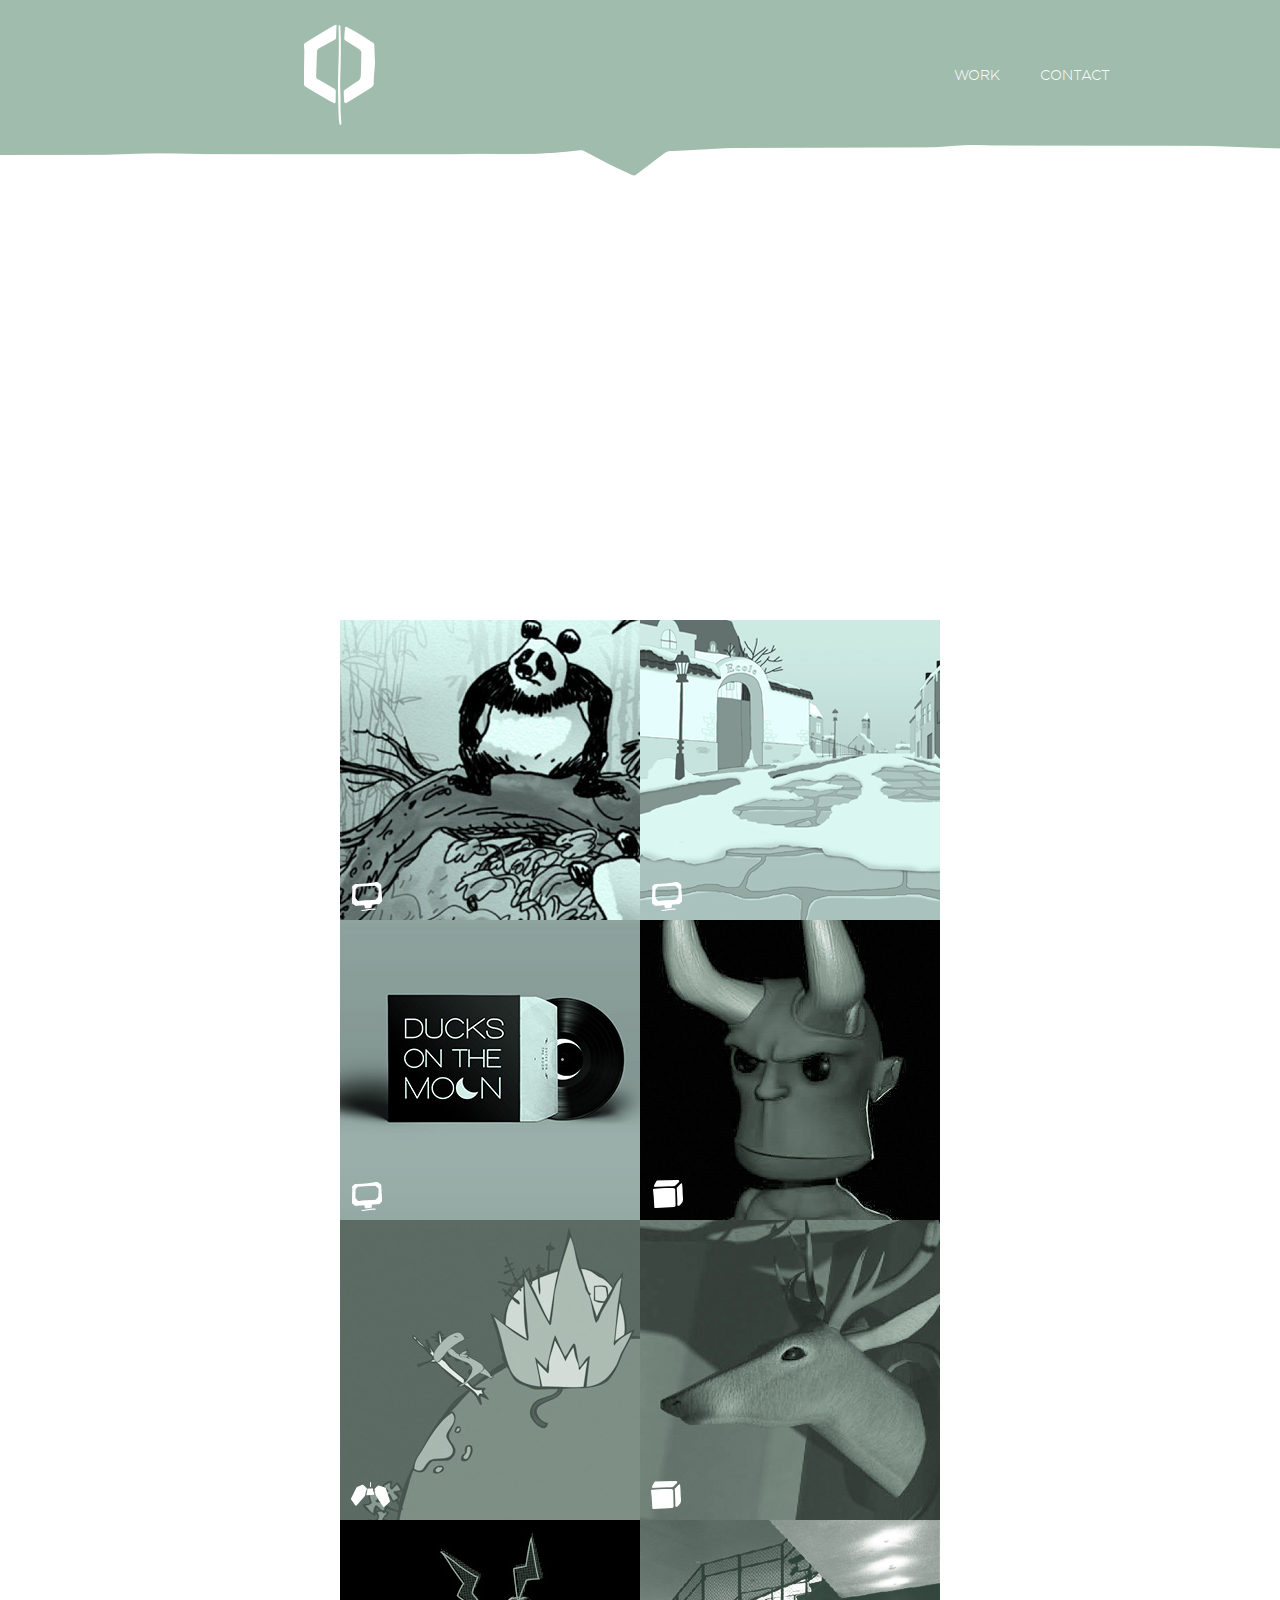
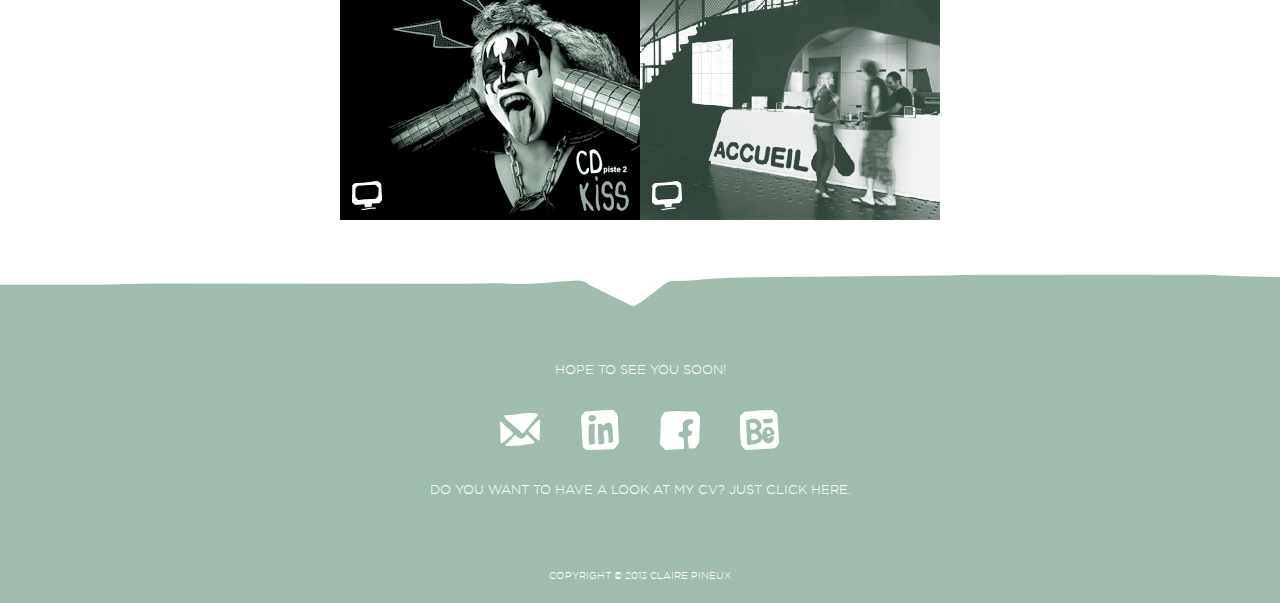
<file: index.html>
<!DOCTYPE html>
<html lang="en">
    <head>        
        <meta charset="utf-8" />
        <title>Claire Pineux</title>
        <!--[if lt IE 9]>
            <script src="js/html5shiv.js"></script>
            <script src="js/html5shiv-printshiv.js"></script>
        <![endif]-->
        <link rel="stylesheet" media="screen" href="css/screen.css"/>
        <link rel="stylesheet" media="print" href="css/print.css"/>

        <link rel="icon" type="image/png" href="img/favicon.png" />

        <!-- github -->
    </head>

    <body>
        
       
            <header class="page-header-home">

                <div class="bloc-header clearfix">
                    <p class="logo"><a href="index.html">Claire Pineux</a></p>
                    <ul class="main-nav">
                        <li><a href="#travaux">work</a></li>
                        <li><a href="#contact-home">contact</a></li>
                    </ul>
                </div>

            </header>

          
            
            <main class="travaux-contact">

                <div id="travaux">
                    <div class="bloc-travaux">
                        <ul class="travaux-list clearfix">
                        	<li class="travailshowreel"><iframe src="https://player.vimeo.com/video/354933776" width="600" height="337" frameborder="0" webkitallowfullscreen mozallowfullscreen allowfullscreen></iframe></li>
                       
                            <li class="travail9"><a href="pandas.html"><p>"Pandas dans la brume"</p></a></li>
                            <li class="travail0"><a href="soubassophone.html"><p>"le Soubassophone"</p></a></li>

                            <li class="travail0bis"><a href="graphicdesign.html"><p>graphic design</p></a></li>

                            <!--<li class="travail1"><a href="quatresaisons.html"><p>"Quatre saisons" short movie</p></a></li>-->
                        
                            <li class="travail2"><a href="hellboy.html"><p>young Hellboy in 3D</p></a></li>
                            
                            <!--<li class="travail3"><a href="motiondesign.html"><p>motion design</p></a></li>-->
                                
                            <li class="travail4"><a href="voyager.html"><p>game "Voyager"</p></a></li>

                            <li class="travail5"><a href="room.html"><p>room in 3D</p></a></li>

                            <!--<li class="travail6"><a href="dexter.html"><p>Dexter's credits</p></a></li>-->

                            <li class="travail7"><a href="notionsmusicales.html"><p>"Premières notions musicales"</p></a></li>

                            <li class="travail8"><a href="signaletique.html"><p>Signs for blind people</p></a></li>
                         </ul>
                    </div>
                </div>

                <div id="contact-home">
                    <div class="bloc-contact">
                        <p class="text-contact">Hope to see you soon!</p>
                            <ul class="contact-list clearfix">
                                <li class="contact-logo mail"><a href="mailto:claire_pineux@hotmail.com">mail</a></li>
                                
                                <li class="contact-logo in"><a href="http://www.linkedin.com/pub/claire-pineux/42/3a2/420" target="_blank">linked-in</a></li>
                                
                                <li class="contact-logo facebook"><a href="https://www.facebook.com/claire.pineux" target="_blank">facebook</a></li>
                                
                                <li class="contact-logo behance"><a href="https://www.behance.net/Cagliary" target="_blank">behance</a></li>
                            </ul>
                        <p class="text-contact">Do you want to have a look at my CV? Just click <a href="img/cv_2015_2016_claire_pineux.pdf" target="_blank">here</a>.</p>
                    </div>
                </div>

            </main>

          
            <footer class="page-footer-home">

                <div class="bloc-footer">
                    <p class="text-footer">Copyright &#169; 2013 Claire Pineux</p>
                </div>

            </footer>



    </body>
</html>
</file>
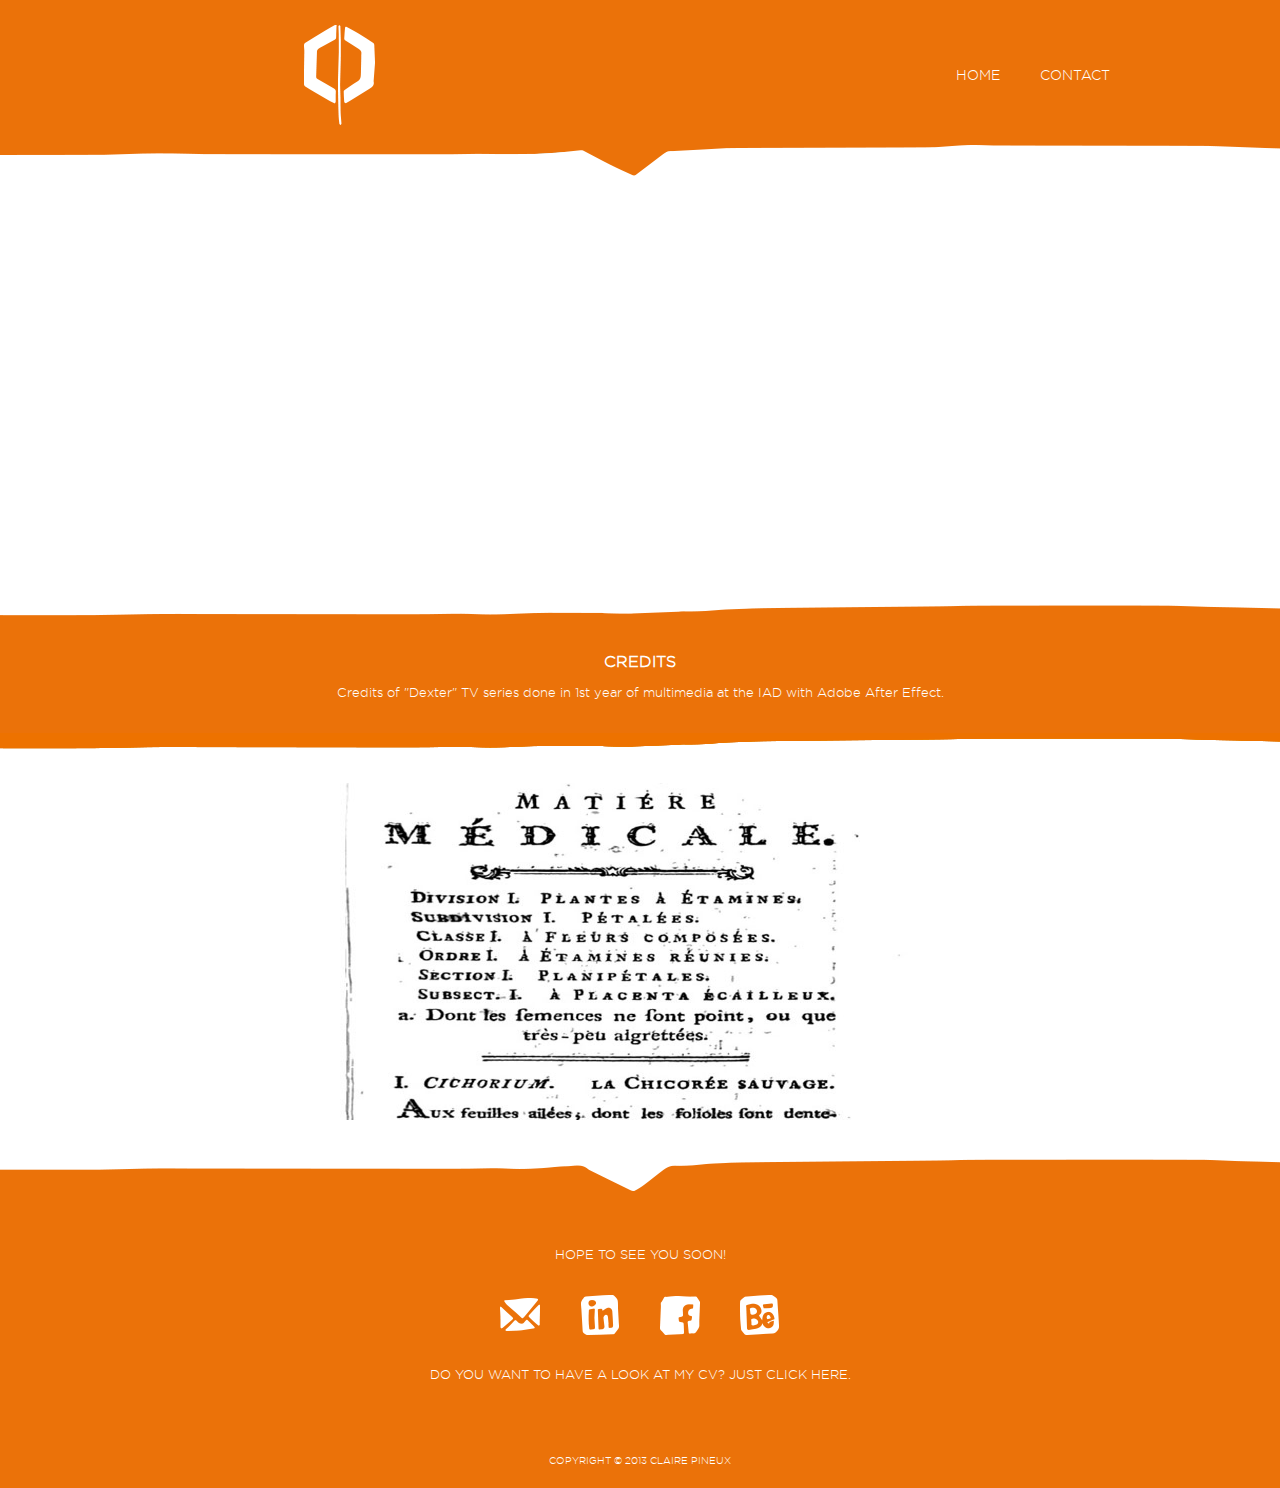
<file: dexter.html>
<!DOCTYPE html>
<html lang="en">
    <head>        
        <meta charset="utf-8" />
        <title>Claire Pineux</title>
        <!--[if lt IE 9]>
            <script src="js/html5shiv.js"></script>
            <script src="js/html5shiv-printshiv.js"></script>
        <![endif]-->
        <link rel="stylesheet" media="screen" href="css/screen.css"/>
        <link rel="stylesheet" media="print" href="css/print.css"/>
        <link rel="icon" type="image/png" href="img/favicon.png" />
    </head>

    <body>
        
       
            <header class="page-header-2d">

                <div class="bloc-header clearfix">
                    <p class="logo"><a href="index.html">Claire Pineux</a></p>
                    <ul class="main-nav">
                        <li><a href="index.html">Home</a></li>
                        <li><a href="#contact-2d">contact</a></li>
                    </ul>
                </div>

            </header>

          
            
            <main class="travaux-contact">

                <div id="travaux">
                    <div class="bloc-travaux">
                        <iframe class="travail" width="560" height="315" src="http://www.youtube.com/embed/_0Jc4_RRNn8?list=UUglXiW8g0Iyv11sW4yJ1K4g" frameborder="0" allowfullscreen></iframe>
                    </div>
                </div>

                <div class="description-2d">
                    <div class="bloc-description">
                        <h1>Credits</h1>
                        <p>Credits of "Dexter" TV series done in 1st year of multimedia at the IAD with Adobe After Effect.</p>
                    </div>
                </div>

                <div class="detail-2d">
                    <div class="bloc-detail">
                        <img class="travail" src="img/dexter/dexter.jpg" alt="Medical typography" width="600" height="337" />
                    </div>
                </div>

                <div id="contact-2d">
                    <div class="bloc-contact">
                        <p class="text-contact">Hope to see you soon!</p>
                            <ul class="contact-list clearfix">
                                <li class="contact-logo mail"><a href="mailto:claire_pineux@hotmail.com">mail</a></li>
                                
                                <li class="contact-logo in"><a href="http://www.linkedin.com/pub/claire-pineux/42/3a2/420" target="_blank">linked-in</a></li>
                                
                                <li class="contact-logo facebook"><a href="https://www.facebook.com/claire.pineux" target="_blank">facebook</a></li>
                                
                                <li class="contact-logo behance"><a href="https://www.behance.net/Cagliary" target="_blank">behance</a></li>
                            </ul>
                        <p class="text-contact">Do you want to have a look at my CV? Just click <a href="img/cv_pineux_claire_2013_2014.pdf" target="_blank">here</a>.</p>
                    </div>
                </div>

            </main>

          
            <footer class="page-footer-2d">

                <div class="bloc-footer">
                    <p class="text-footer">Copyright &#169; 2013 Claire Pineux</p>
                </div>

            </footer>



    </body>
</html>
</file>
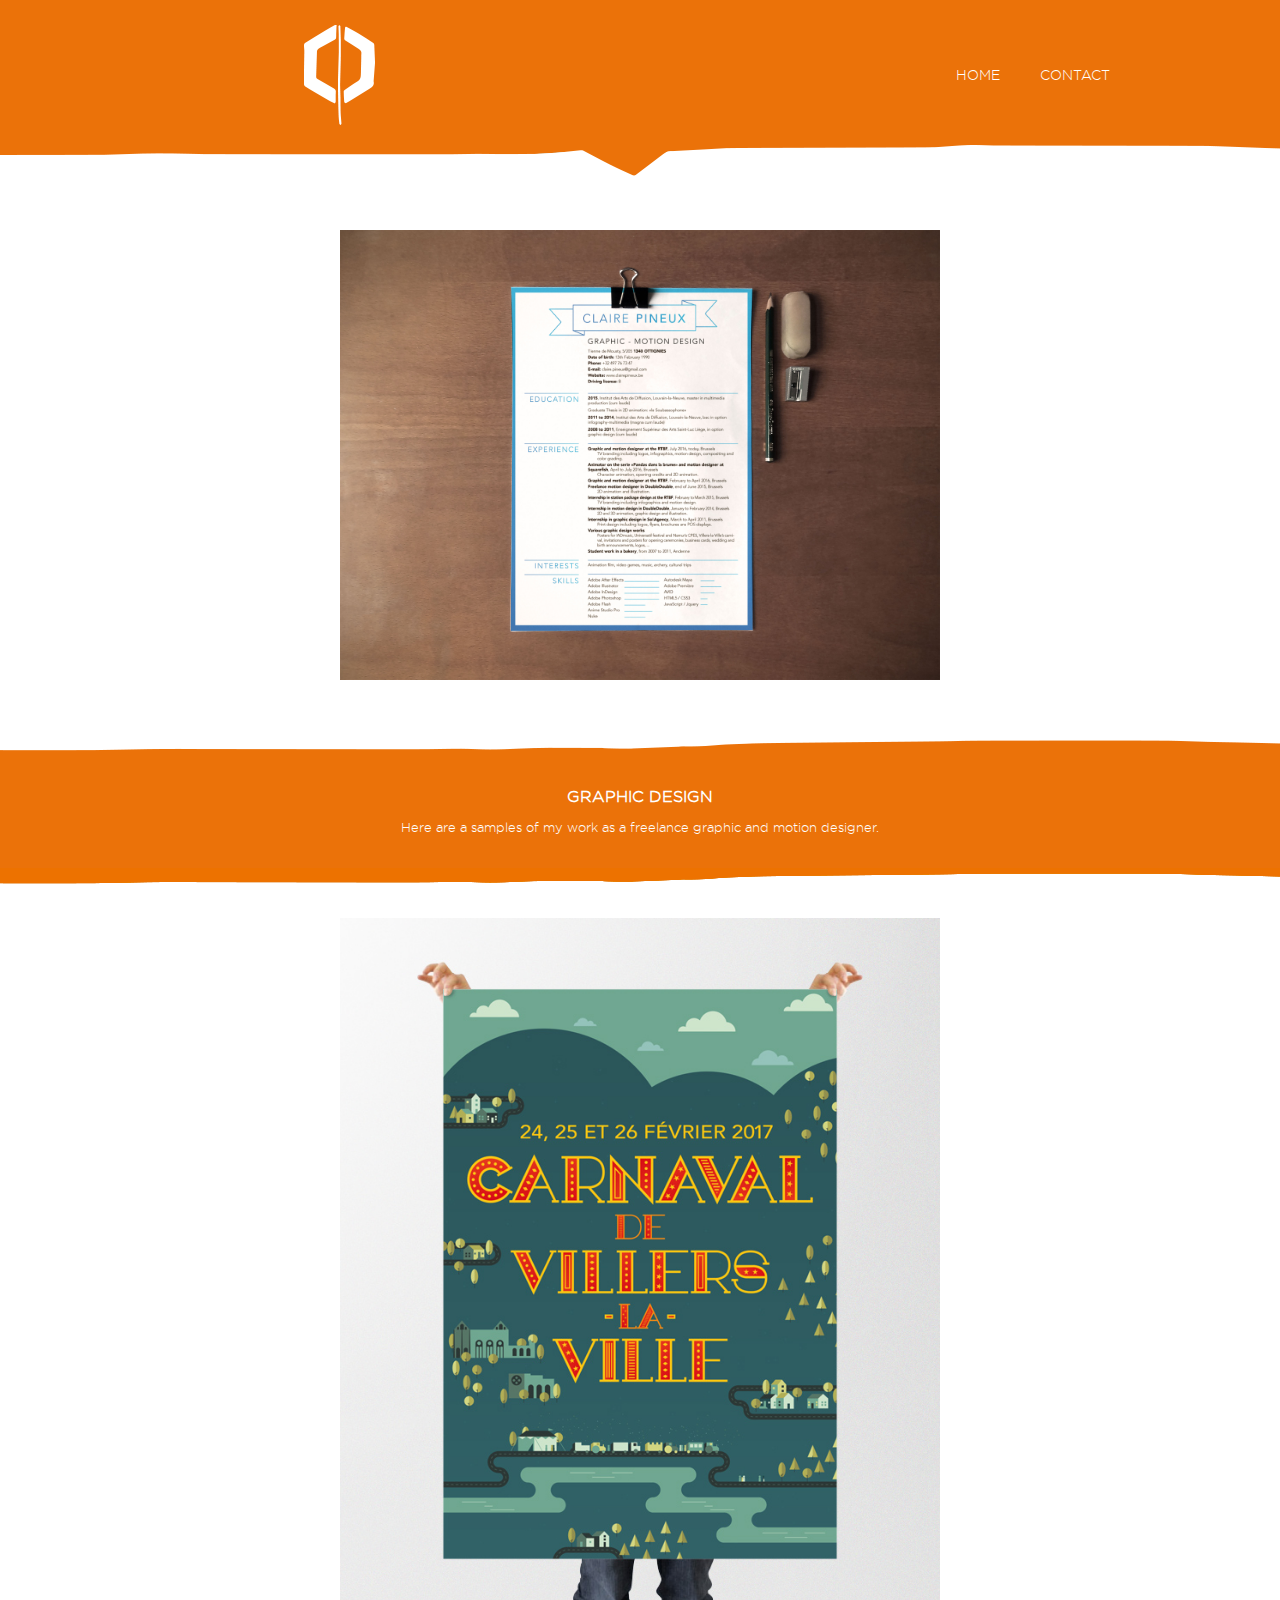
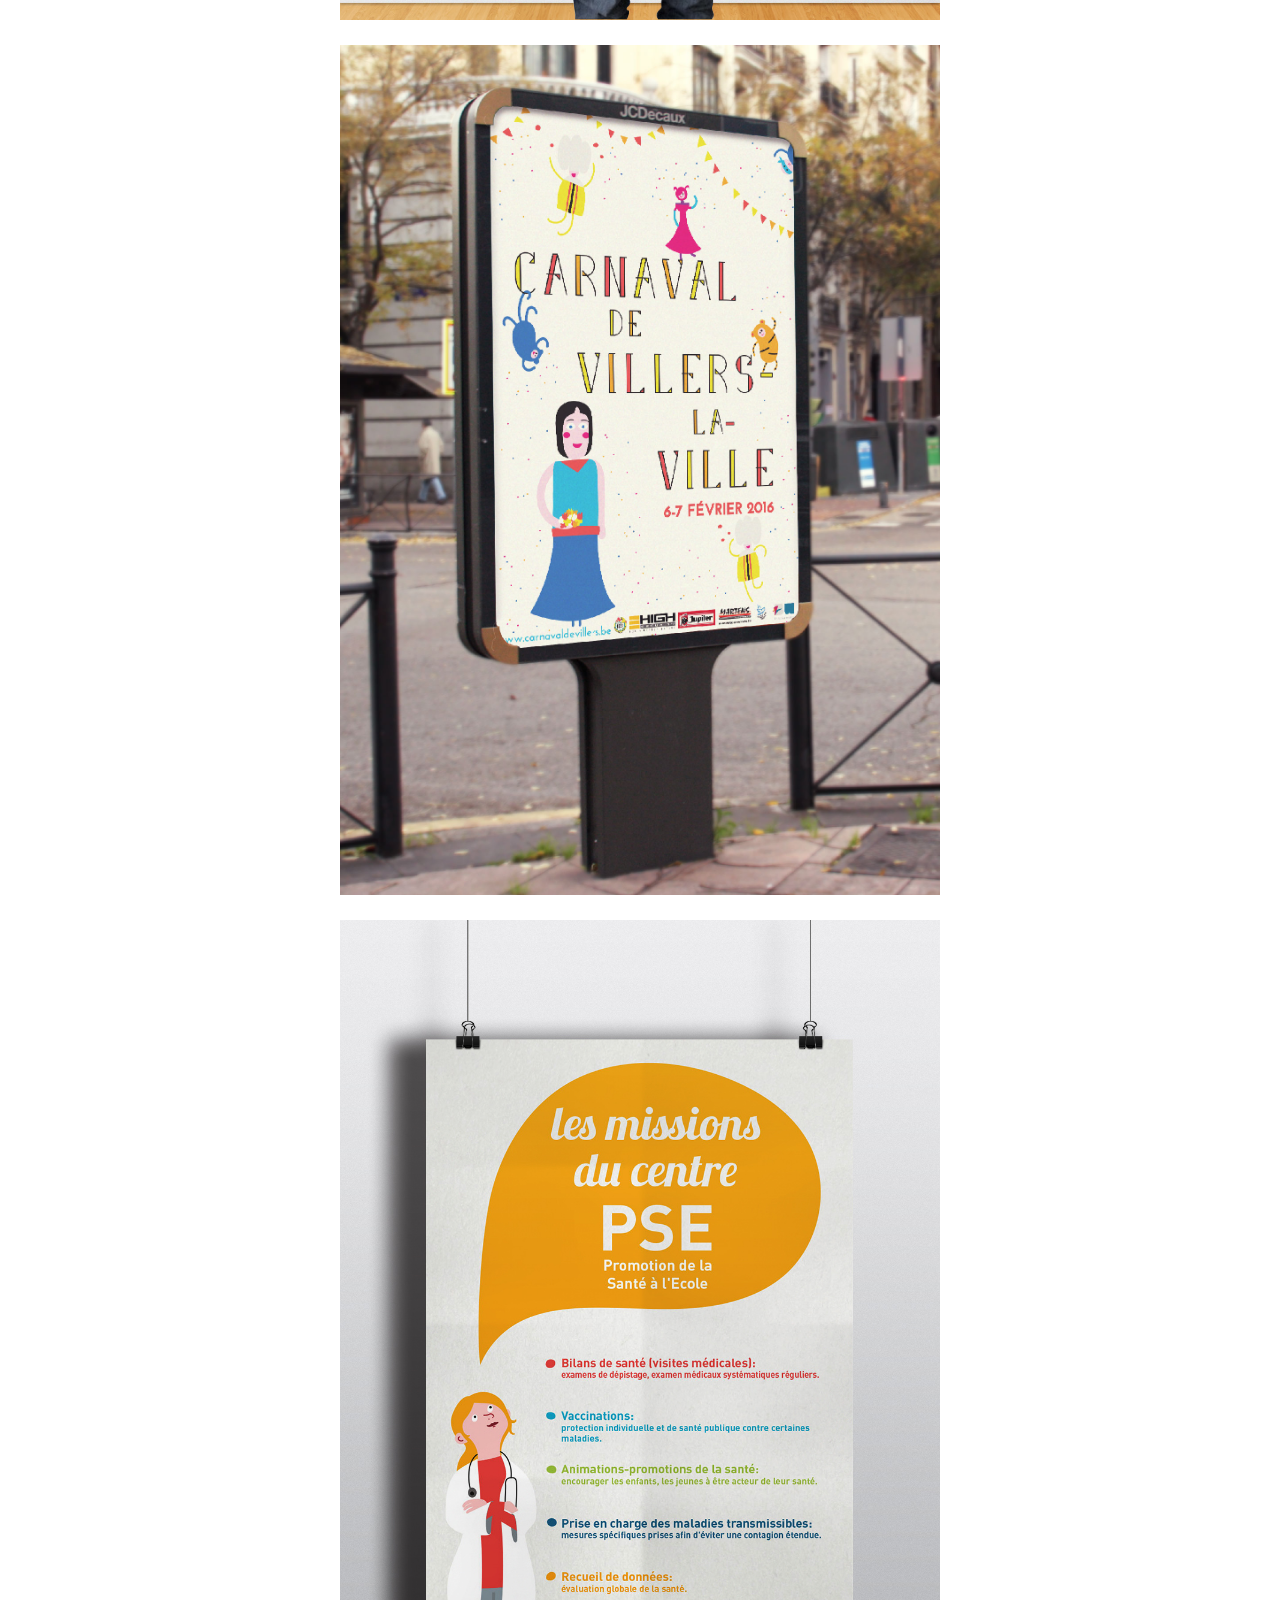
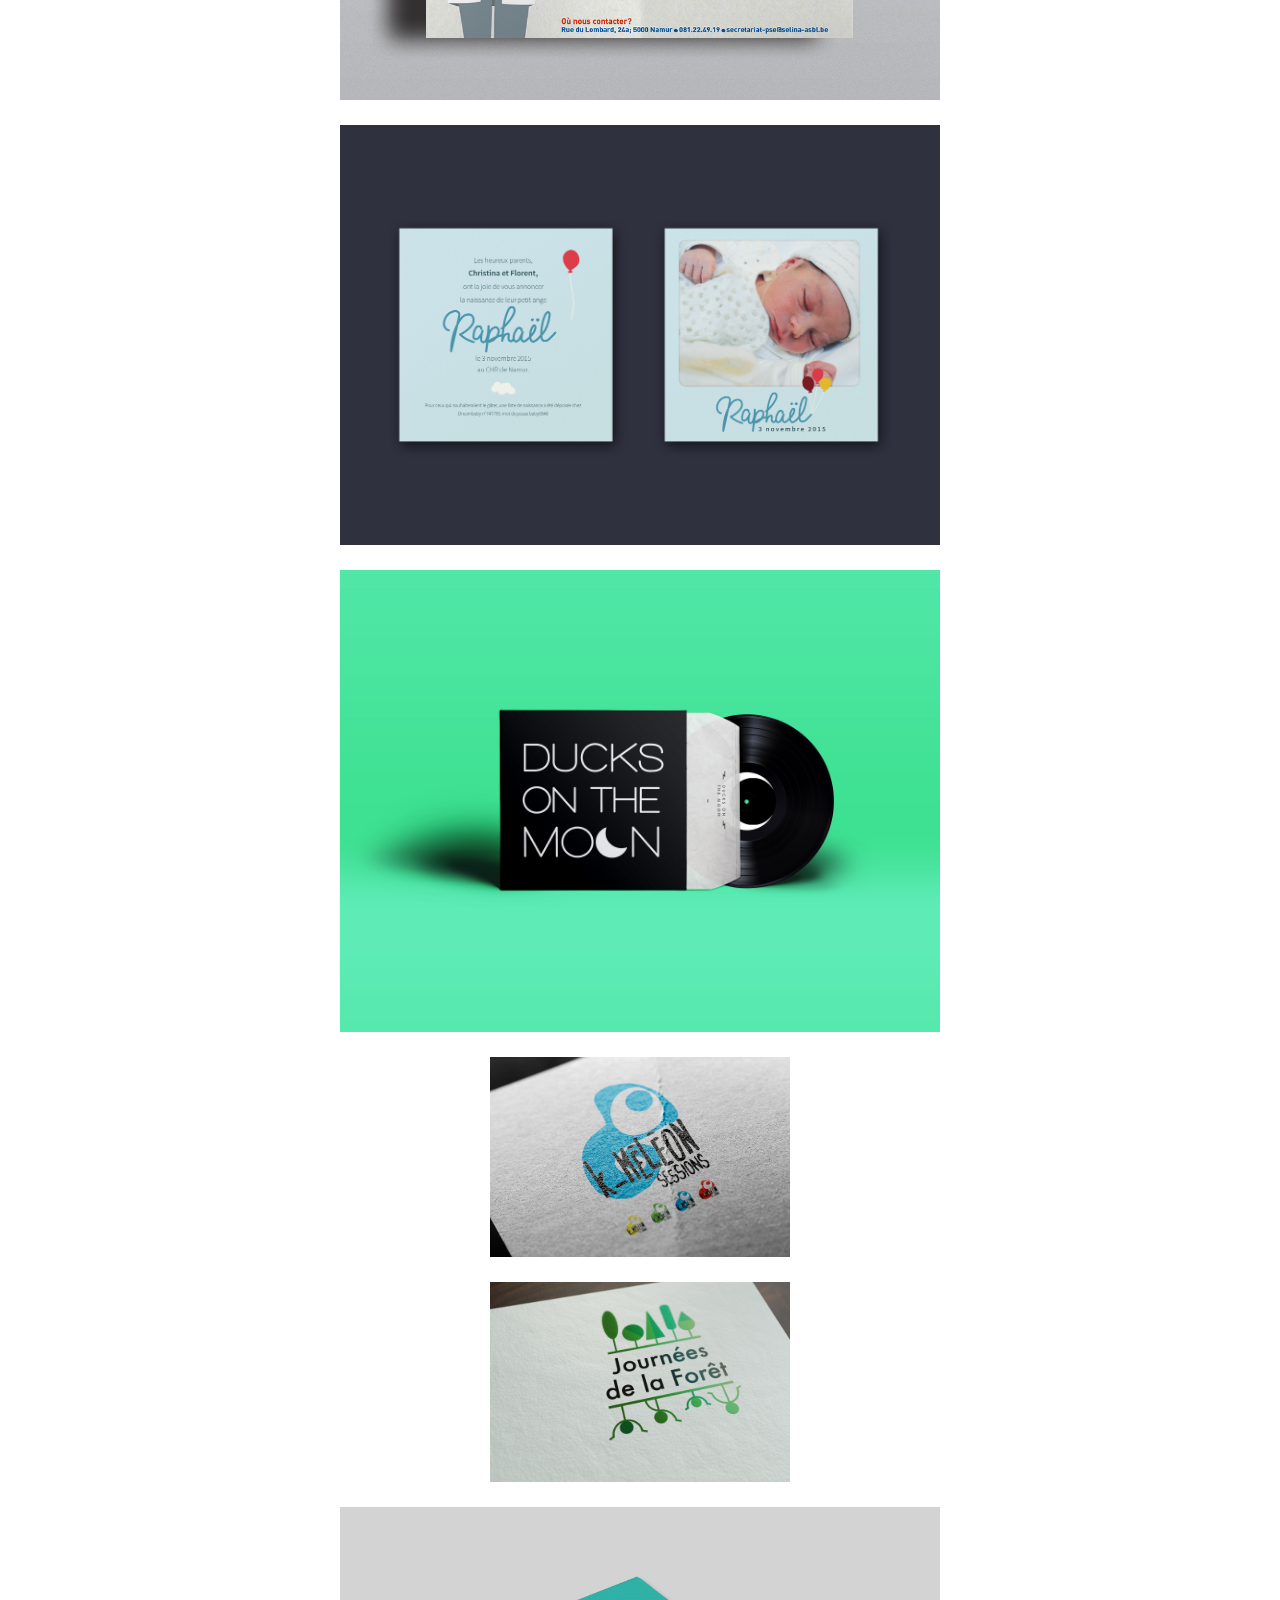
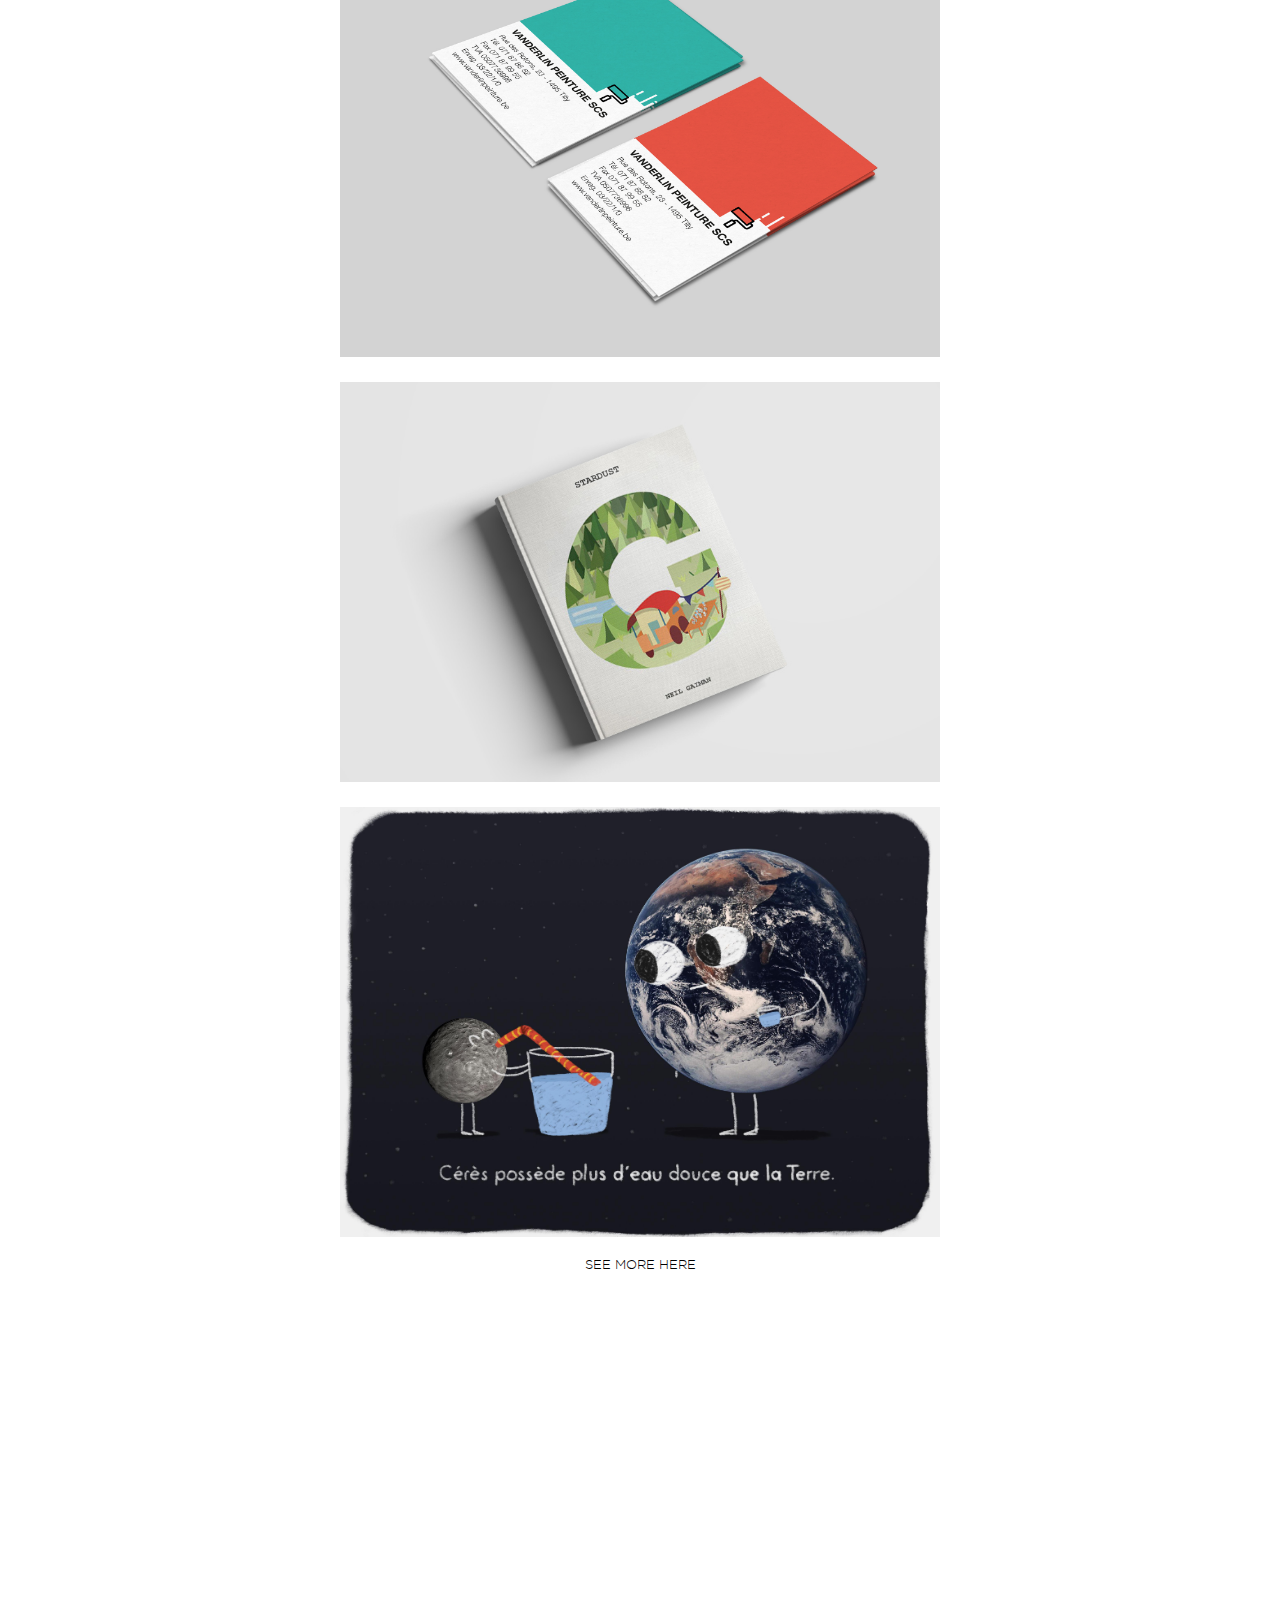
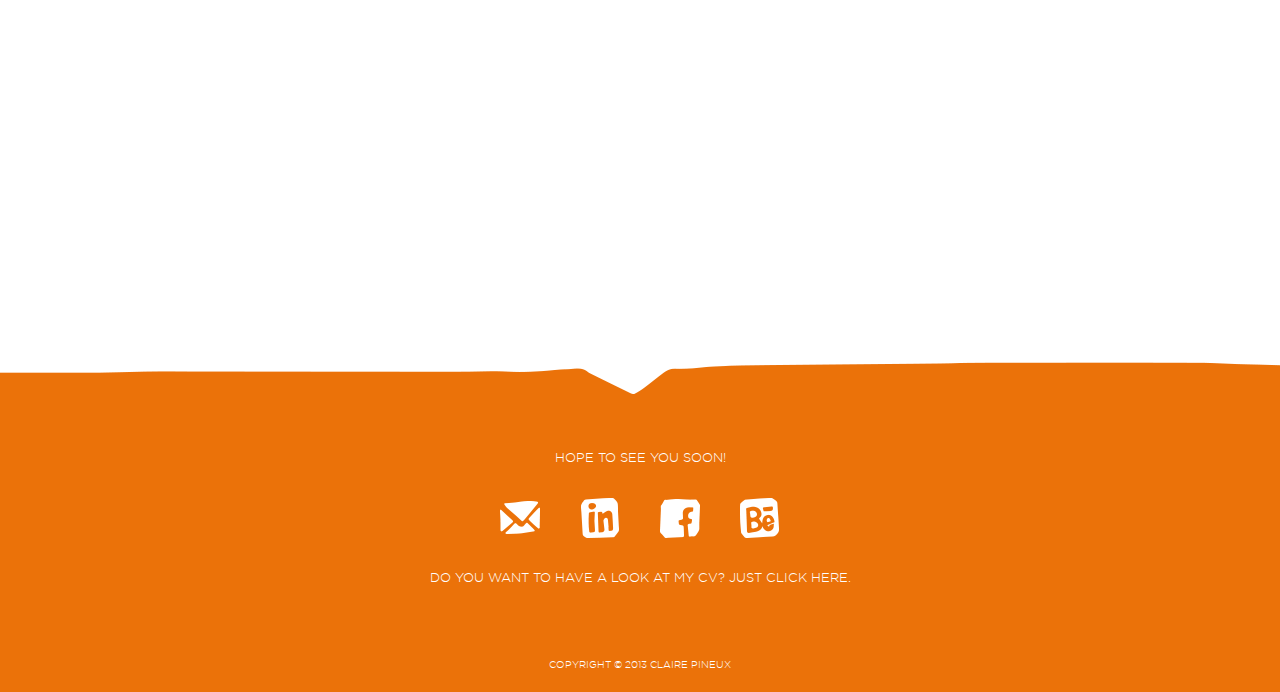
<file: graphicdesign.html>
<!DOCTYPE html>
<html lang="en">
    <head>        
        <meta charset="utf-8" />
        <title>Claire Pineux</title>
        <!--[if lt IE 9]>
            <script src="js/html5shiv.js"></script>
            <script src="js/html5shiv-printshiv.js"></script>
        <![endif]-->
                <link rel="stylesheet" media="screen" href="css/screen.css"/>
        <link rel="stylesheet" media="print" href="css/print.css"/>
        <link rel="icon" type="image/png" href="img/favicon.png" />
    </head>

    <body>
        
       
            <header class="page-header-2d">

                <div class="bloc-header clearfix">
                    <p class="logo"><a href="index.html">Claire Pineux</a></p>
                    <ul class="main-nav">
                        <li><a href="index.html">Home</a></li>
                        <li><a href="#contact-2d">contact</a></li>
                    </ul>
                </div>

            </header>

          
            
            <main class="travaux-contact">

                <div id="travaux">
                    <div class="bloc-travaux">
                         <a href="img/cv_2015_2016_claire_pineux.pdf" target="_blank"><img class="travail" src="img/graphicdesign/cv_2015.jpg" alt="cv" width="600" /></a>
                    </div>
                </div>

                <div class="description-2d">
                    <div class="bloc-description">
                        <h1>Graphic design</h1>
                        <p>Here are a samples of my work as a freelance graphic and motion designer.</p>
                    </div>
                </div>

                <div class="detail-2d">
                    <div class="bloc-detail">

                        <img class="travail" src="img/graphicdesign/affiche_carnaval_villers.jpg" alt="Affiche pour le carnaval de Villers-la-Ville 2017" width="600" />
                        <img class="travail" src="img/graphicdesign/affiche_carnaval_villers_2016.jpg" alt="Affiche pour le carnaval de Villers-la-Ville 2016" width="600" />
                        <img class="travail" src="img/graphicdesign/affiche_missions_pse.jpg" alt="affiche pour le PSE" width="600" />
                        <img class="travail" src="img/graphicdesign/faire_part_raphael.jpg" alt="Faire-part de naissance" width="600" />
                        <img class="travail" src="img/graphicdesign/ducks_on_the_moon.jpg" alt="Logo pour un groupe de musique" width="600" />
                        <img class="travail logo" src="img/graphicdesign/k_meleon_logo.jpg" alt="Logo pour les concerts de K-méléon sessions" width="300" />
                        <img class="travail logo" src="img/graphicdesign/logo_01_couleur.jpg" alt="logo pour le festival photos des journée de la forêt" width="300" />
                        <img class="travail" src="img/graphicdesign/carte_visite_2015.jpg" alt="carte de visite" width="600" />
                        <img class="travail" src="img/graphicdesign/stardust.jpg" alt="couverture de livre" width="600" />
                        <img class="travail" src="img/graphicdesign/ceresandearth.jpg" alt="illustration" width="600" />
                        <p class="text-contact_lien"><a href="http://skl.sh/2jrEBRx">see more here</a></p>
                        <iframe class="travail" src="https://player.vimeo.com/video/149381360" width="600" height="315" frameborder="0" webkitallowfullscreen mozallowfullscreen allowfullscreen></iframe>
                        <iframe class="travail" src="https://player.vimeo.com/video/149381340" width="600" height="315" frameborder="0" webkitallowfullscreen mozallowfullscreen allowfullscreen></iframe>

                    </div>
                </div>

                <div id="contact-2d">
                    <div class="bloc-contact">
                        <p class="text-contact">Hope to see you soon!</p>
                            <ul class="contact-list clearfix">
                                <li class="contact-logo mail"><a href="mailto:claire_pineux@hotmail.com">mail</a></li>
                                
                                <li class="contact-logo in"><a href="http://www.linkedin.com/pub/claire-pineux/42/3a2/420" target="_blank">linked-in</a></li>
                                
                                <li class="contact-logo facebook"><a href="https://www.facebook.com/claire.pineux" target="_blank">facebook</a></li>
                                
                                <li class="contact-logo behance"><a href="https://www.behance.net/Cagliary" target="_blank">behance</a></li>
                            </ul>
                        <p class="text-contact">Do you want to have a look at my CV? Just click <a href="img/cv_2015_2016_claire_pineux.pdf" target="_blank">here</a>.</p>
                    </div>
                </div>

            </main>

          
            <footer class="page-footer-2d">

                <div class="bloc-footer">
                    <p class="text-footer">Copyright &#169; 2013 Claire Pineux</p>
                </div>

            </footer>



    </body>
</html>
</file>
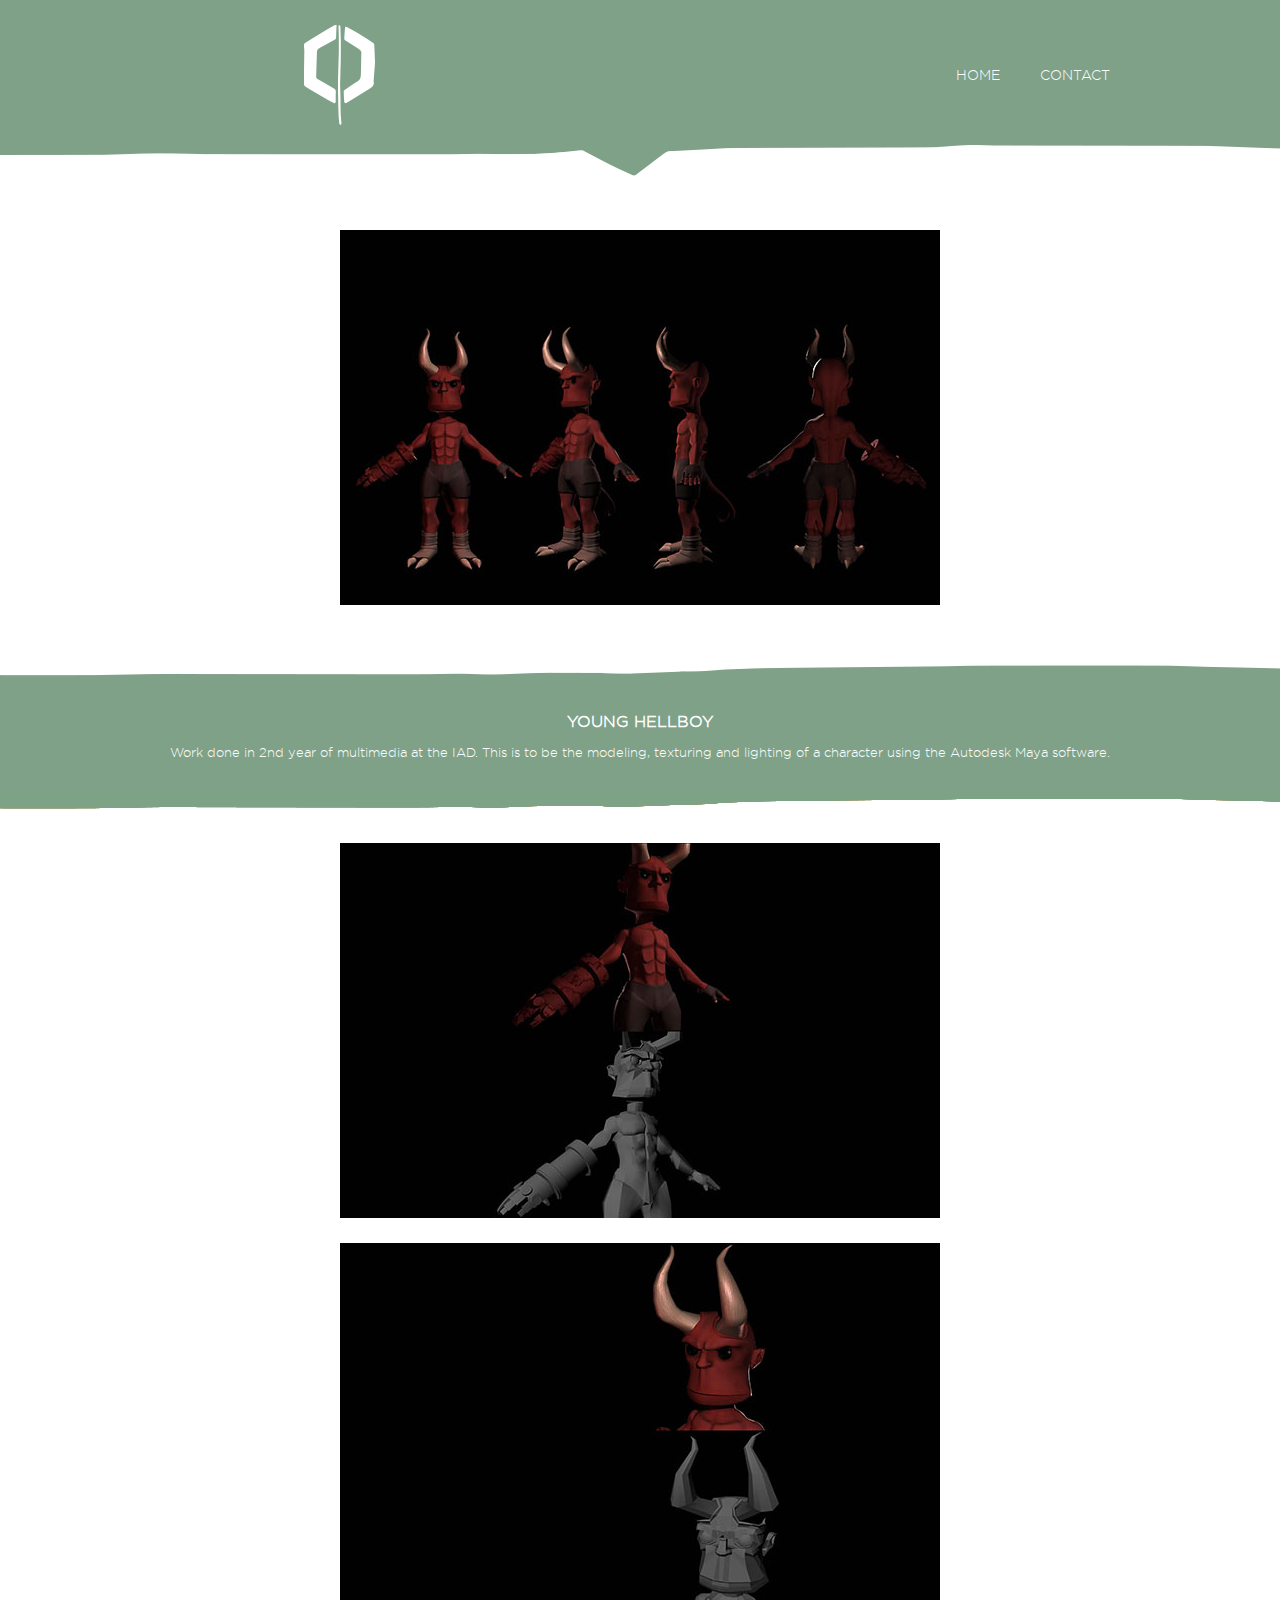
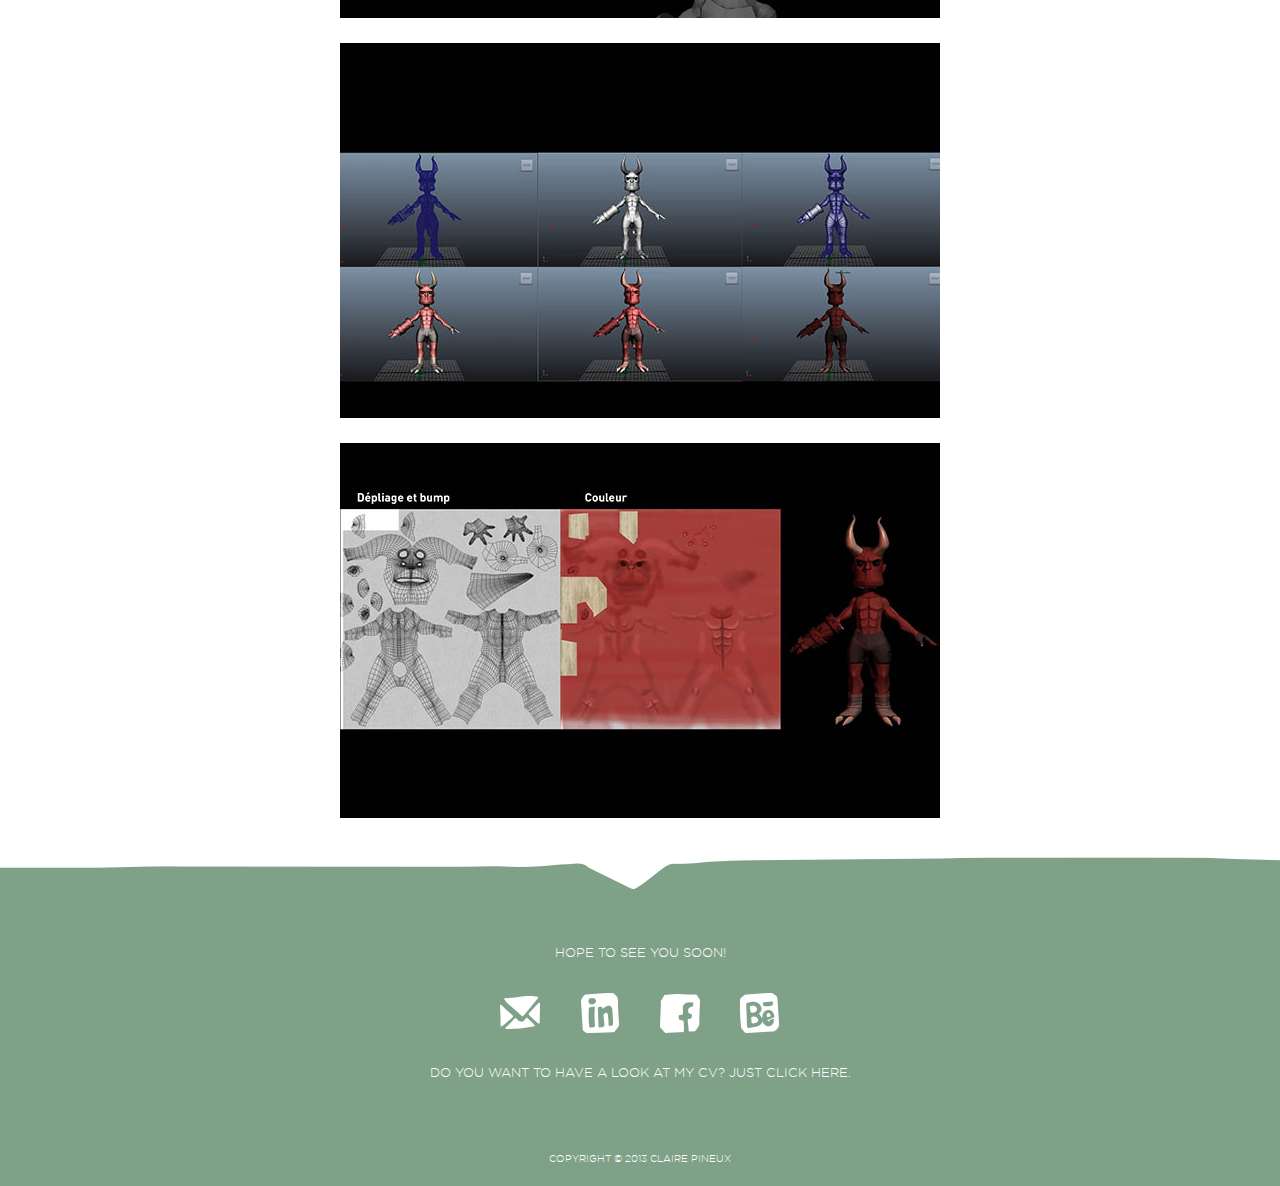
<file: hellboy.html>
<!DOCTYPE html>
<html lang="en">
    <head>        
        <meta charset="utf-8" />
        <title>Claire Pineux</title>
        <!--[if lt IE 9]>
            <script src="js/html5shiv.js"></script>
            <script src="js/html5shiv-printshiv.js"></script>
        <![endif]-->
                <link rel="stylesheet" media="screen" href="css/screen.css"/>
        <link rel="stylesheet" media="print" href="css/print.css"/>
        <link rel="icon" type="image/png" href="img/favicon.png" />
    </head>

    <body>
        
       
            <header class="page-header-3d">

                <div class="bloc-header clearfix">
                    <p class="logo"><a href="index.html">Claire Pineux</a></p>
                    <ul class="main-nav">
                        <li><a href="index.html">Home</a></li>
                        <li><a href="#contact-3d">contact</a></li>
                    </ul>
                </div>

            </header>

          
            
            <main class="travaux-contact">

                <div id="travaux">
                    <div class="bloc-travaux">
                        <img class="travail" src="img/hellboy/travail.jpg" alt="Hellboy character" width="600" height="375" />
                    </div>
                </div>

                <div class="description-3d">
                    <div class="bloc-description">
                        <h1>Young Hellboy</h1>
                        <p>Work done in 2nd year of multimedia at the IAD. This is to be the modeling, texturing and lighting of a character using the Autodesk Maya software.</p>
                    </div>
                </div>

                <div class="detail-3d">
                    <div class="bloc-detail">
                        <img class="travail" src="img/hellboy/hellboy1.jpg" alt="details" width="600" height="375" />
                        <img class="travail" src="img/hellboy/hellboy2.jpg" alt="details" width="600" height="375" />
                        <img class="travail" src="img/hellboy/hellboy3.jpg" alt="details" width="600" height="375" />
                        <img class="travail" src="img/hellboy/hellboy4.jpg" alt="details" width="600" height="375" />
                    </div>
                </div>

                <div id="contact-3d">
                    <div class="bloc-contact">
                        <p class="text-contact">Hope to see you soon!</p>
                            <ul class="contact-list clearfix">
                                <li class="contact-logo mail"><a href="mailto:claire_pineux@hotmail.com">mail</a></li>
                                
                                <li class="contact-logo in"><a href="http://www.linkedin.com/pub/claire-pineux/42/3a2/420" target="_blank">linked-in</a></li>
                                
                                <li class="contact-logo facebook"><a href="https://www.facebook.com/claire.pineux" target="_blank">facebook</a></li>
                                
                                <li class="contact-logo behance"><a href="https://www.behance.net/Cagliary" target="_blank">behance</a></li>
                            </ul>
                        <p class="text-contact">Do you want to have a look at my CV? Just click <a href="img/cv_2015_2016_claire_pineux.pdf" target="_blank">here</a>.</p>
                    </div>
                </div>

            </main>

          
            <footer class="page-footer-3d">

                <div class="bloc-footer">
                    <p class="text-footer">Copyright &#169; 2013 Claire Pineux</p>
                </div>

            </footer>



    </body>
</html>
</file>
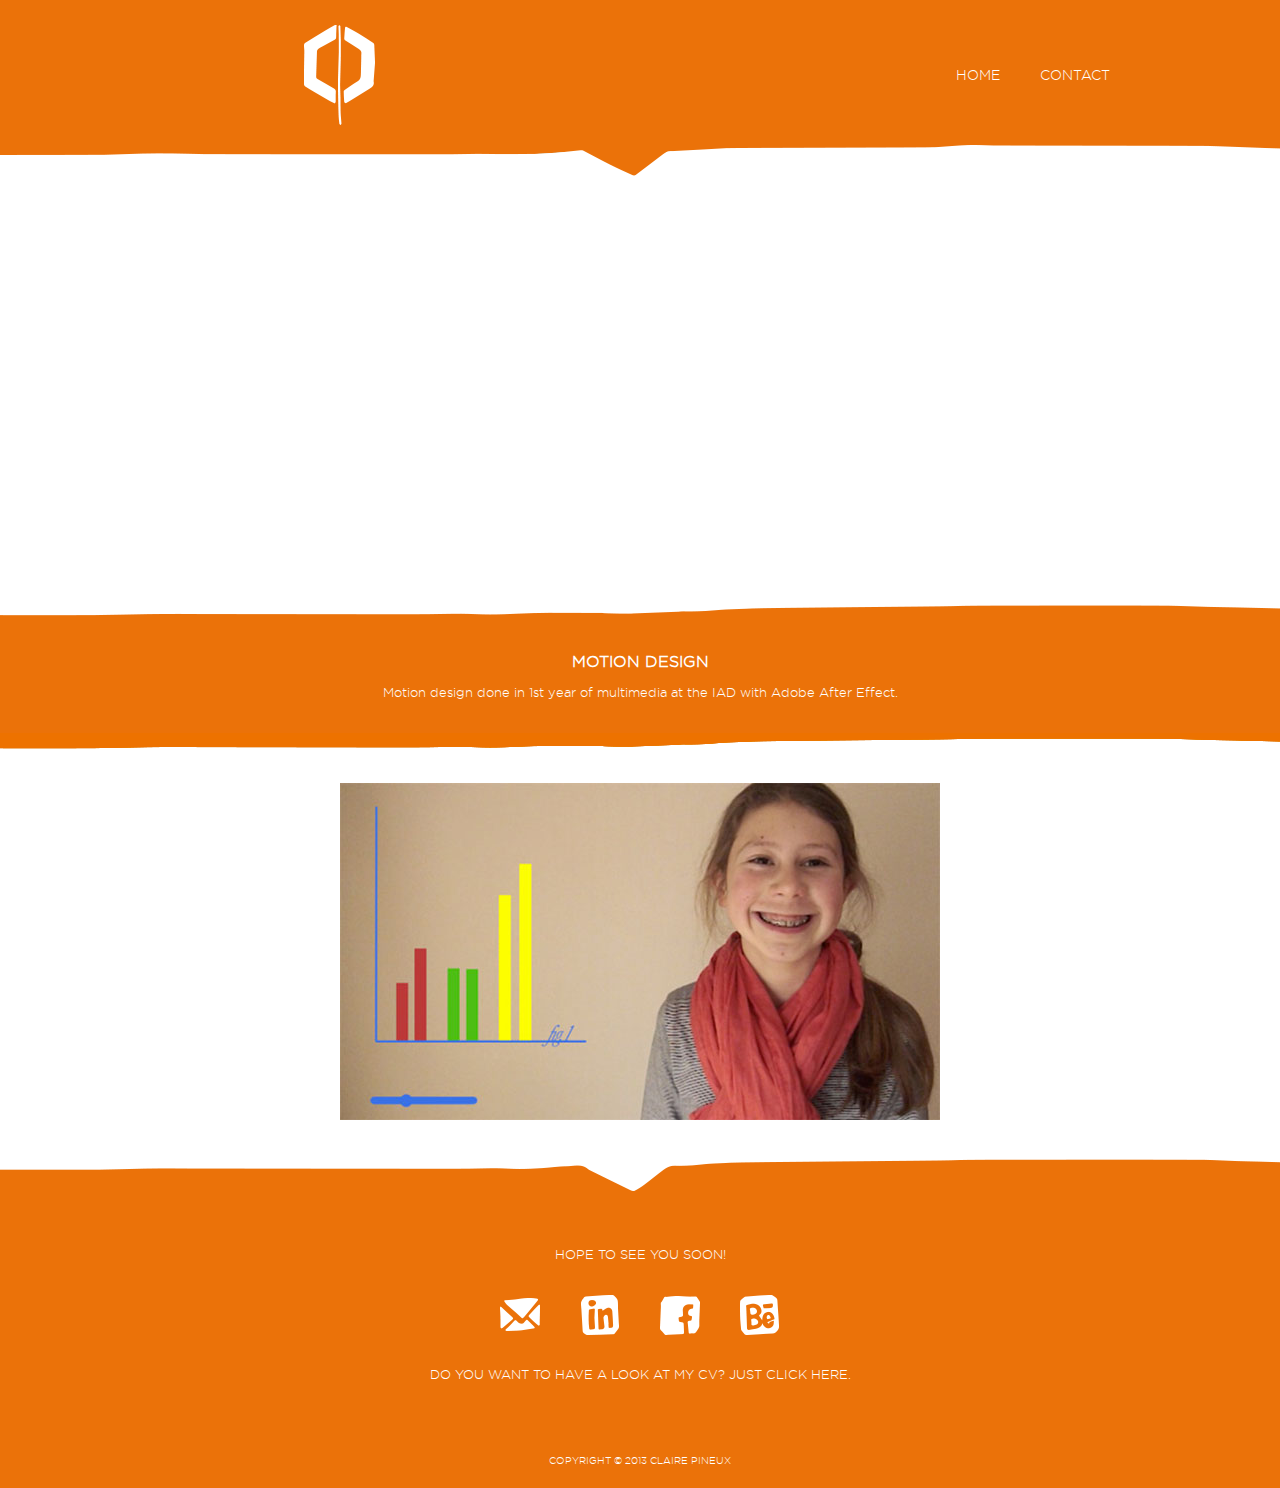
<file: motiondesign.html>
<!DOCTYPE html>
<html lang="en">
    <head>        
        <meta charset="utf-8" />
        <title>Claire Pineux</title>
        <!--[if lt IE 9]>
            <script src="js/html5shiv.js"></script>
            <script src="js/html5shiv-printshiv.js"></script>
        <![endif]-->
        <link rel="stylesheet" media="screen" href="css/screen.css"/>
        <link rel="stylesheet" media="print" href="css/print.css"/>
        <link rel="icon" type="image/png" href="img/favicon.png" />
    </head>

    <body>
        
       
            <header class="page-header-2d">

                <div class="bloc-header clearfix">
                    <p class="logo"><a href="index.html">Claire Pineux</a></p>
                    <ul class="main-nav">
                        <li><a href="index.html">Home</a></li>
                        <li><a href="#contact-2d">contact</a></li>
                    </ul>
                </div>

            </header>

          
            
            <main class="travaux-contact">

                <div id="travaux">
                    <div class="bloc-travaux">
                        <iframe class="travail" width="560" height="315" src="http://www.youtube.com/embed/bcmdTP34G7Y?list=UUglXiW8g0Iyv11sW4yJ1K4g" frameborder="0" allowfullscreen></iframe>
                    </div>
                </div>

                <div class="description-2d">
                    <div class="bloc-description">
                        <h1>Motion design</h1>
                        <p>Motion design done in 1st year of multimedia at the IAD with Adobe After Effect.</p>
                    </div>
                </div>

                <div class="detail-2d">
                    <div class="bloc-detail">
                        <img class="travail" src="img/motiondesign/xavou.jpg" alt="details" width="600" height="337" />
                    </div>
                </div>

                <div id="contact-2d">
                    <div class="bloc-contact">
                        <p class="text-contact">Hope to see you soon!</p>
                            <ul class="contact-list clearfix">
                                <li class="contact-logo mail"><a href="mailto:claire_pineux@hotmail.com">mail</a></li>
                                
                                <li class="contact-logo in"><a href="http://www.linkedin.com/pub/claire-pineux/42/3a2/420" target="_blank">linked-in</a></li>
                                
                                <li class="contact-logo facebook"><a href="https://www.facebook.com/claire.pineux" target="_blank">facebook</a></li>
                                
                                <li class="contact-logo behance"><a href="https://www.behance.net/Cagliary" target="_blank">behance</a></li>
                            </ul>
                        <p class="text-contact">Do you want to have a look at my CV? Just click <a href="img/cv_2015_2016_claire_pineux.pdf" target="_blank">here</a>.</p>
                    </div>
                </div>

            </main>

          
            <footer class="page-footer-2d">

                <div class="bloc-footer">
                    <p class="text-footer">Copyright &#169; 2013 Claire Pineux</p>
                </div>

            </footer>



    </body>
</html>
</file>
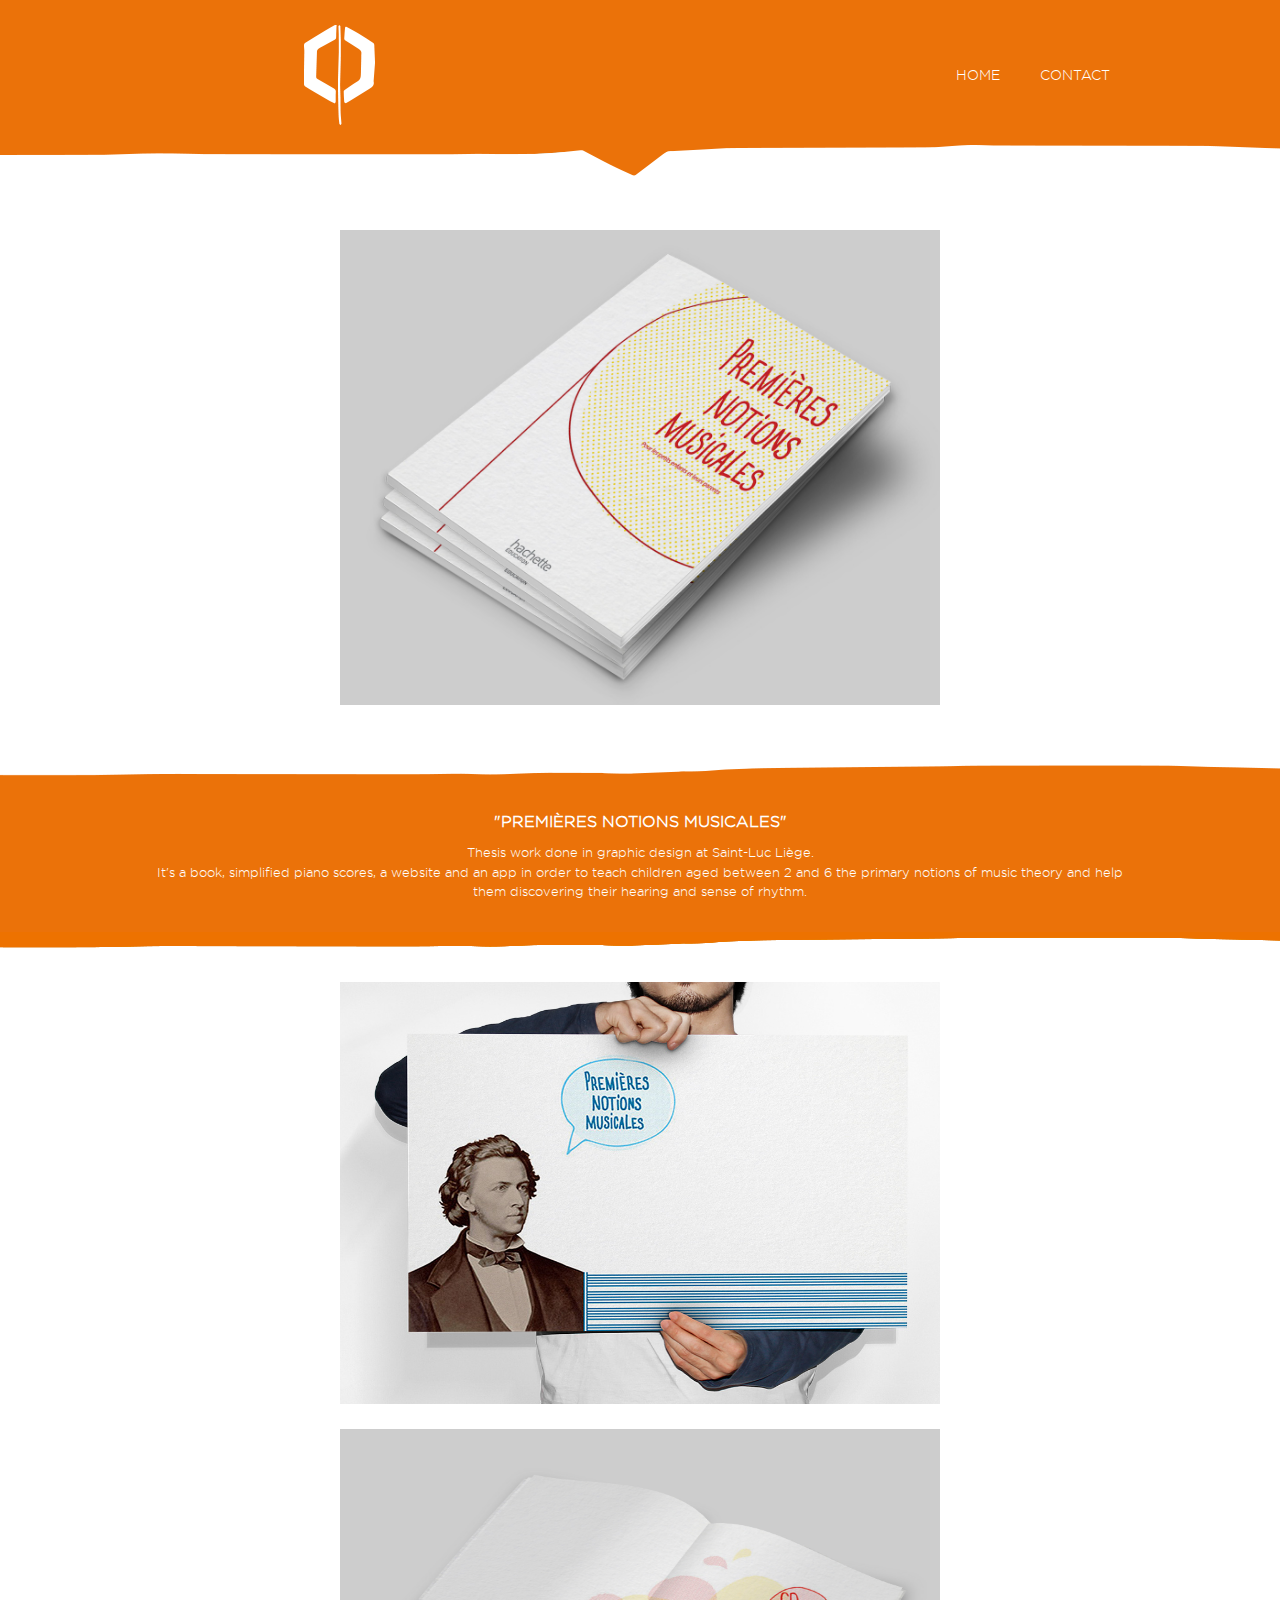
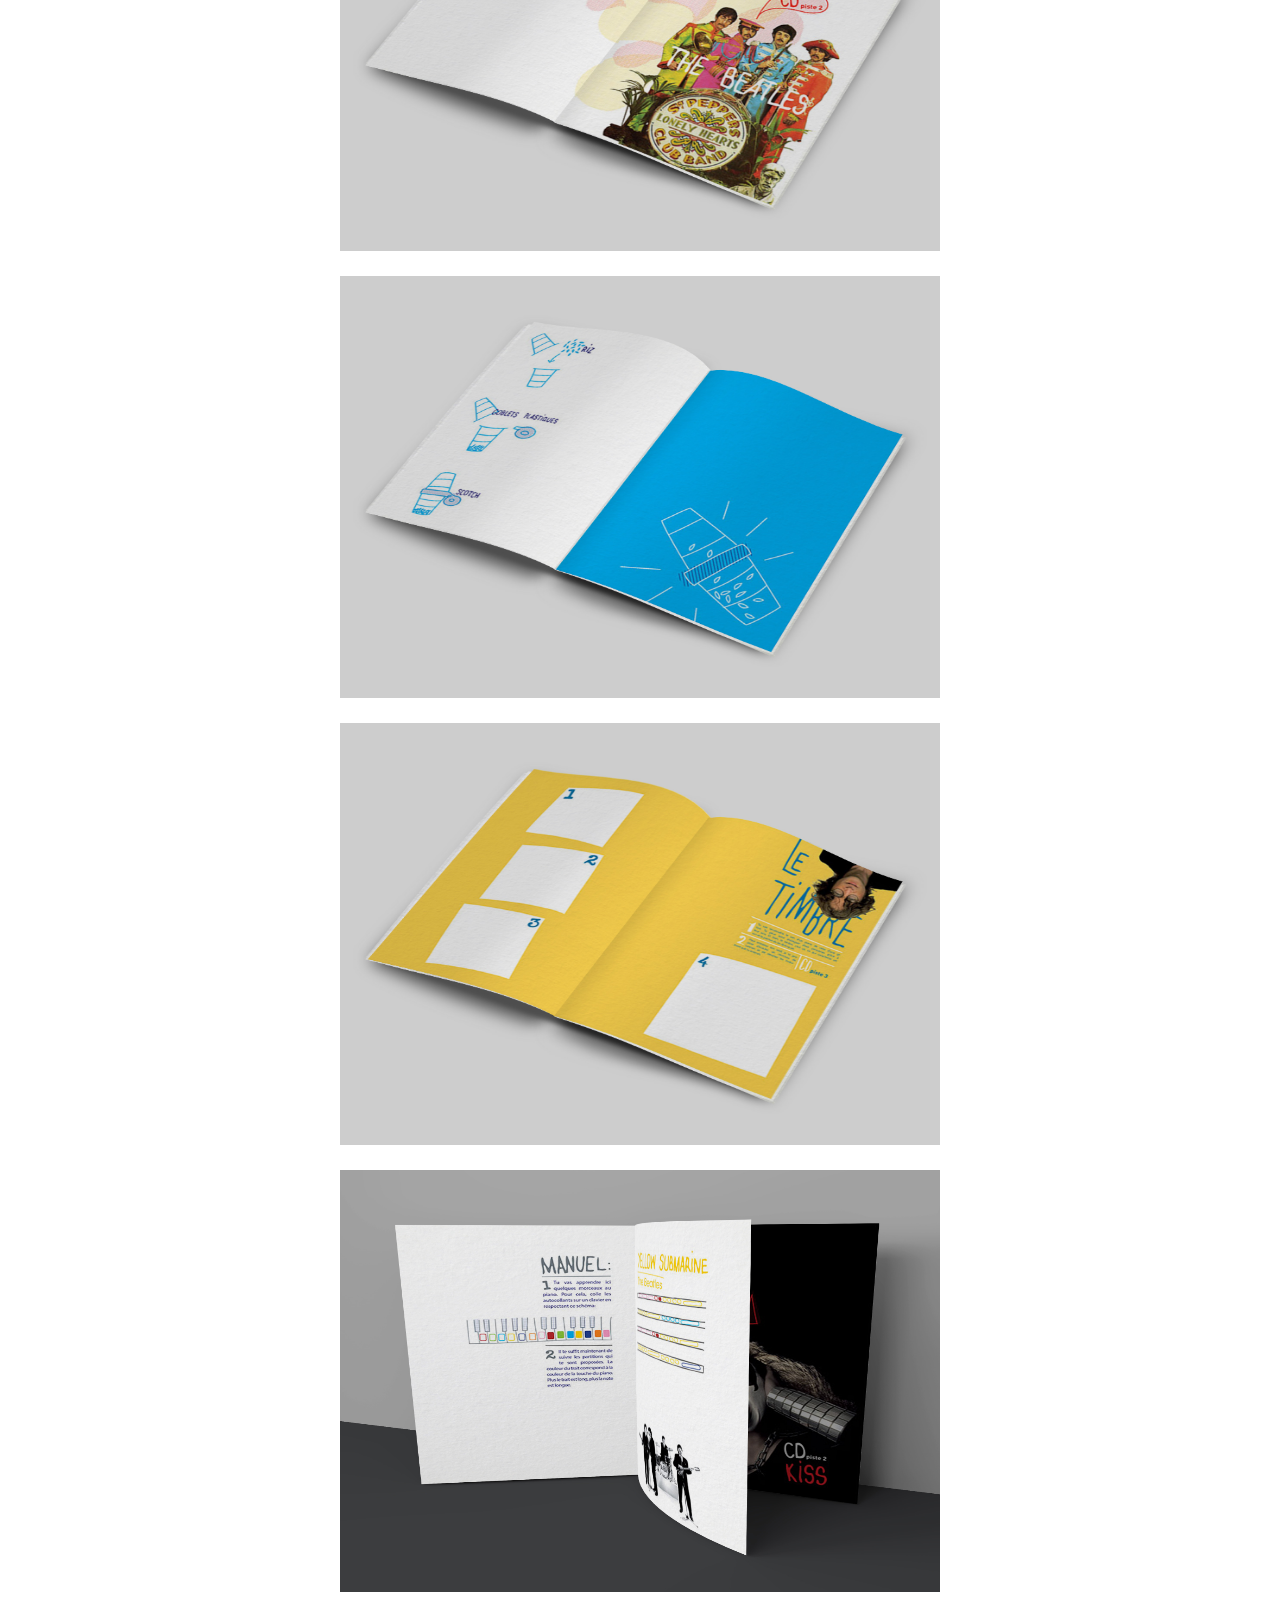
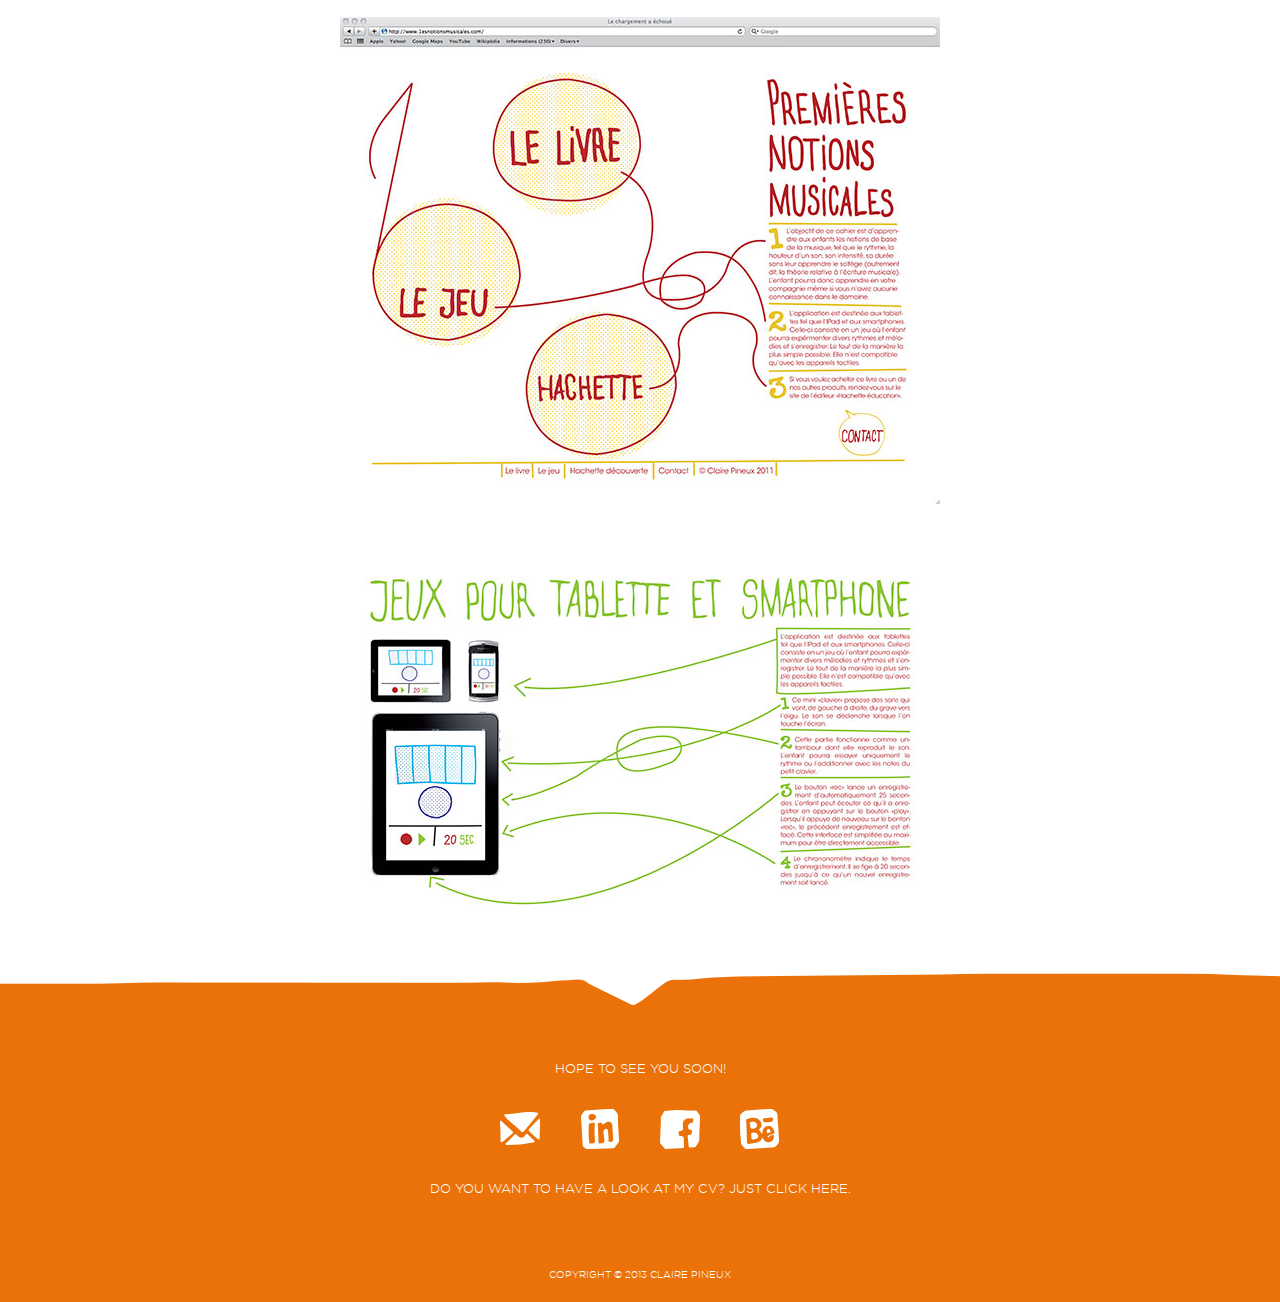
<file: notionsmusicales.html>
<!DOCTYPE html>
<html lang="en">
    <head>        
        <meta charset="utf-8" />
        <title>Claire Pineux</title>
        <!--[if lt IE 9]>
            <script src="js/html5shiv.js"></script>
            <script src="js/html5shiv-printshiv.js"></script>
        <![endif]-->
                <link rel="stylesheet" media="screen" href="css/screen.css"/>
        <link rel="stylesheet" media="print" href="css/print.css"/>
        <link rel="icon" type="image/png" href="img/favicon.png" />
    </head>

    <body>
        
       
            <header class="page-header-2d">

                <div class="bloc-header clearfix">
                    <p class="logo"><a href="index.html">Claire Pineux</a></p>
                    <ul class="main-nav">
                        <li><a href="index.html">Home</a></li>
                        <li><a href="#contact-2d">contact</a></li>
                    </ul>
                </div>

            </header>

          
            
            <main class="travaux-contact">

                <div id="travaux">
                    <div class="bloc-travaux">
                        <img class="travail" src="img/notionsmusicales/travail.jpg" alt="premières notions musicales" width="600" />
                    </div>
                </div>

                <div class="description-2d">
                    <div class="bloc-description">
                        <h1>"Premières notions musicales"</h1>
                        <p>Thesis work done in graphic design at Saint-Luc Liège.</p>
                        <p>It's a book, simplified piano scores, a website and an app in order to teach children aged between 2 and 6 the primary notions of music theory and help them discovering their hearing and sense of rhythm.</p>
                    </div>
                </div>

                <div class="detail-2d">
                    <div class="bloc-detail">
                        <img class="travail" src="img/notionsmusicales/affiche.jpg" alt="details" width="600" height="422" />
                        <img class="travail" src="img/notionsmusicales/page1.jpg" alt="details" width="600" height="422" />
                        <img class="travail" src="img/notionsmusicales/page2.jpg" alt="details" width="600" height="422" />
                        <img class="travail" src="img/notionsmusicales/page4.jpg" alt="details" width="600" height="422" />
                        <img class="travail" src="img/notionsmusicales/partition.jpg" alt="details" width="600" height="422" />
                        <img class="travail" src="img/notionsmusicales/site.jpg" alt="details" width="600" height="487" />
                        <img class="travail" src="img/notionsmusicales/jeu.jpg" alt="details" width="600" height="405" />
                    </div>
                </div>

                <div id="contact-2d">
                    <div class="bloc-contact">
                        <p class="text-contact">Hope to see you soon!</p>
                            <ul class="contact-list clearfix">
                                <li class="contact-logo mail"><a href="mailto:claire_pineux@hotmail.com">mail</a></li>
                                
                                <li class="contact-logo in"><a href="http://www.linkedin.com/pub/claire-pineux/42/3a2/420" target="_blank">linked-in</a></li>
                                
                                <li class="contact-logo facebook"><a href="https://www.facebook.com/claire.pineux" target="_blank">facebook</a></li>
                                
                                <li class="contact-logo behance"><a href="https://www.behance.net/Cagliary" target="_blank">behance</a></li>
                            </ul>
                        <p class="text-contact">Do you want to have a look at my CV? Just click <a href="img/cv_2015_2016_claire_pineux.pdf" target="_blank">here</a>.</p>
                    </div>
                </div>

            </main>

          
            <footer class="page-footer-2d">

                <div class="bloc-footer">
                    <p class="text-footer">Copyright &#169; 2013 Claire Pineux</p>
                </div>

            </footer>



    </body>
</html>
</file>
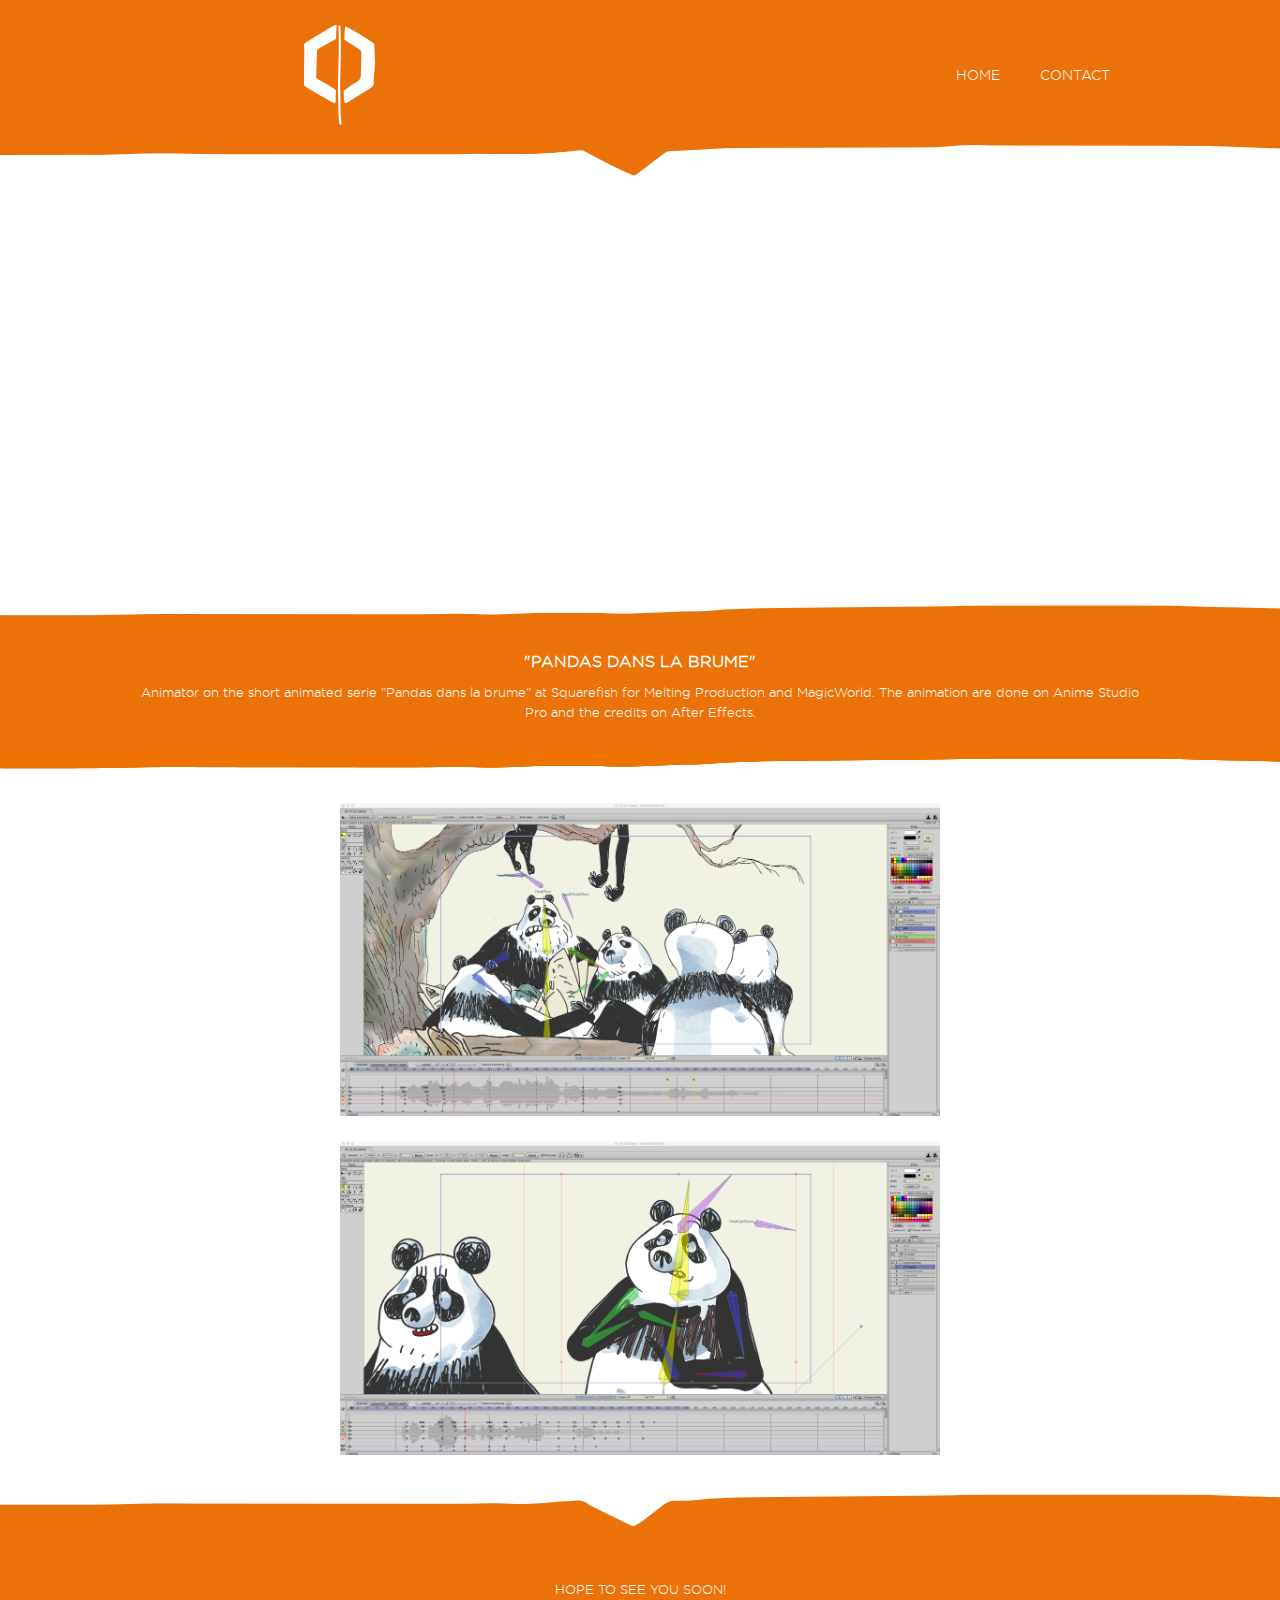
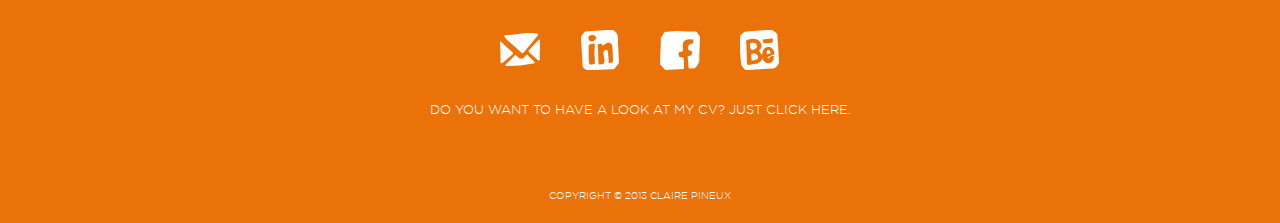
<file: pandas.html>
<!DOCTYPE html>
<html lang="en">
    <head>        
        <meta charset="utf-8" />
        <title>Claire Pineux</title>
        <!--[if lt IE 9]>
            <script src="js/html5shiv.js"></script>
            <script src="js/html5shiv-printshiv.js"></script>
        <![endif]-->
                <link rel="stylesheet" media="screen" href="css/screen.css"/>
        <link rel="stylesheet" media="print" href="css/print.css"/>
        <link rel="icon" type="image/png" href="img/favicon.png" />
    </head>

    <body>
        
       
            <header class="page-header-2d">

                <div class="bloc-header clearfix">
                    <p class="logo"><a href="index.html">Claire Pineux</a></p>
                    <ul class="main-nav">
                        <li><a href="index.html">Home</a></li>
                        <li><a href="#contact-2d">contact</a></li>
                    </ul>
                </div>

            </header>

          
            
            <main class="travaux-contact">

                <div id="travaux">
                    <div class="bloc-travaux">
                        <iframe class="travail" src="https://player.vimeo.com/video/175353000" width="560" height="315" frameborder="0" webkitallowfullscreen mozallowfullscreen allowfullscreen></iframe>
                    </div>
                </div>

                <div class="description-2d">
                    <div class="bloc-description">
                        <h1>"Pandas dans la brume"</h1>
                        <p>Animator on the short animated serie "Pandas dans la brume" at Squarefish for Melting Production and MagicWorld. The animation are done on Anime Studio Pro and the credits on After Effects.</p>
                    </div>
                </div>

                <div class="detail-2d">
                    <div class="bloc-detail">

                        <img class="travail" src="img/pandas/pandas_01.jpg" alt="Anime Studio" width="600" />
                        <img class="travail" src="img/pandas/pandas_02.jpg" alt="Anime Studio" width="600" />

                    </div>
                </div>

                <div id="contact-2d">
                    <div class="bloc-contact">
                        <p class="text-contact">Hope to see you soon!</p>
                            <ul class="contact-list clearfix">
                                <li class="contact-logo mail"><a href="mailto:claire_pineux@hotmail.com">mail</a></li>
                                
                                <li class="contact-logo in"><a href="http://www.linkedin.com/pub/claire-pineux/42/3a2/420" target="_blank">linked-in</a></li>
                                
                                <li class="contact-logo facebook"><a href="https://www.facebook.com/claire.pineux" target="_blank">facebook</a></li>
                                
                                <li class="contact-logo behance"><a href="https://www.behance.net/Cagliary" target="_blank">behance</a></li>
                            </ul>
                        <p class="text-contact">Do you want to have a look at my CV? Just click <a href="img/cv_pineux_claire_2013_2014.pdf" target="_blank">here</a>.</p>
                    </div>
                </div>

            </main>

          
            <footer class="page-footer-2d">

                <div class="bloc-footer">
                    <p class="text-footer">Copyright &#169; 2013 Claire Pineux</p>
                </div>

            </footer>



    </body>
</html>
</file>
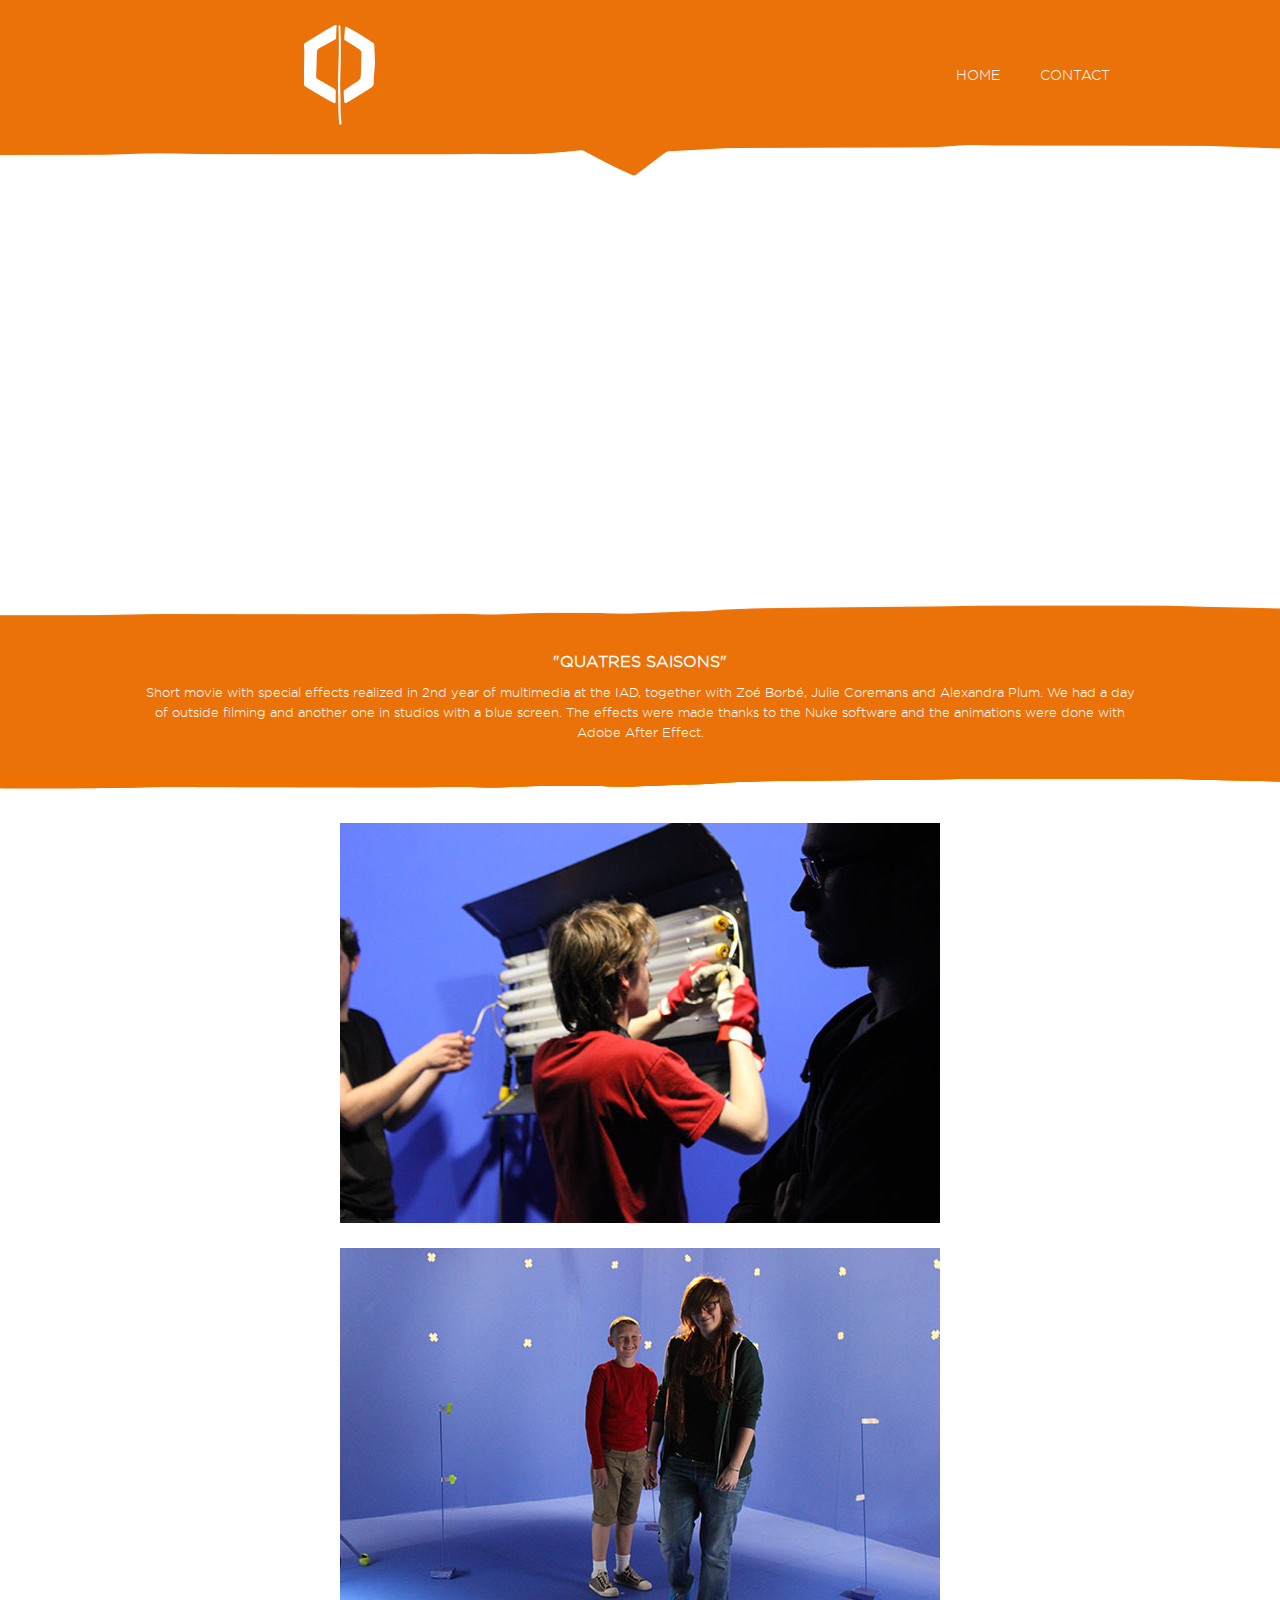
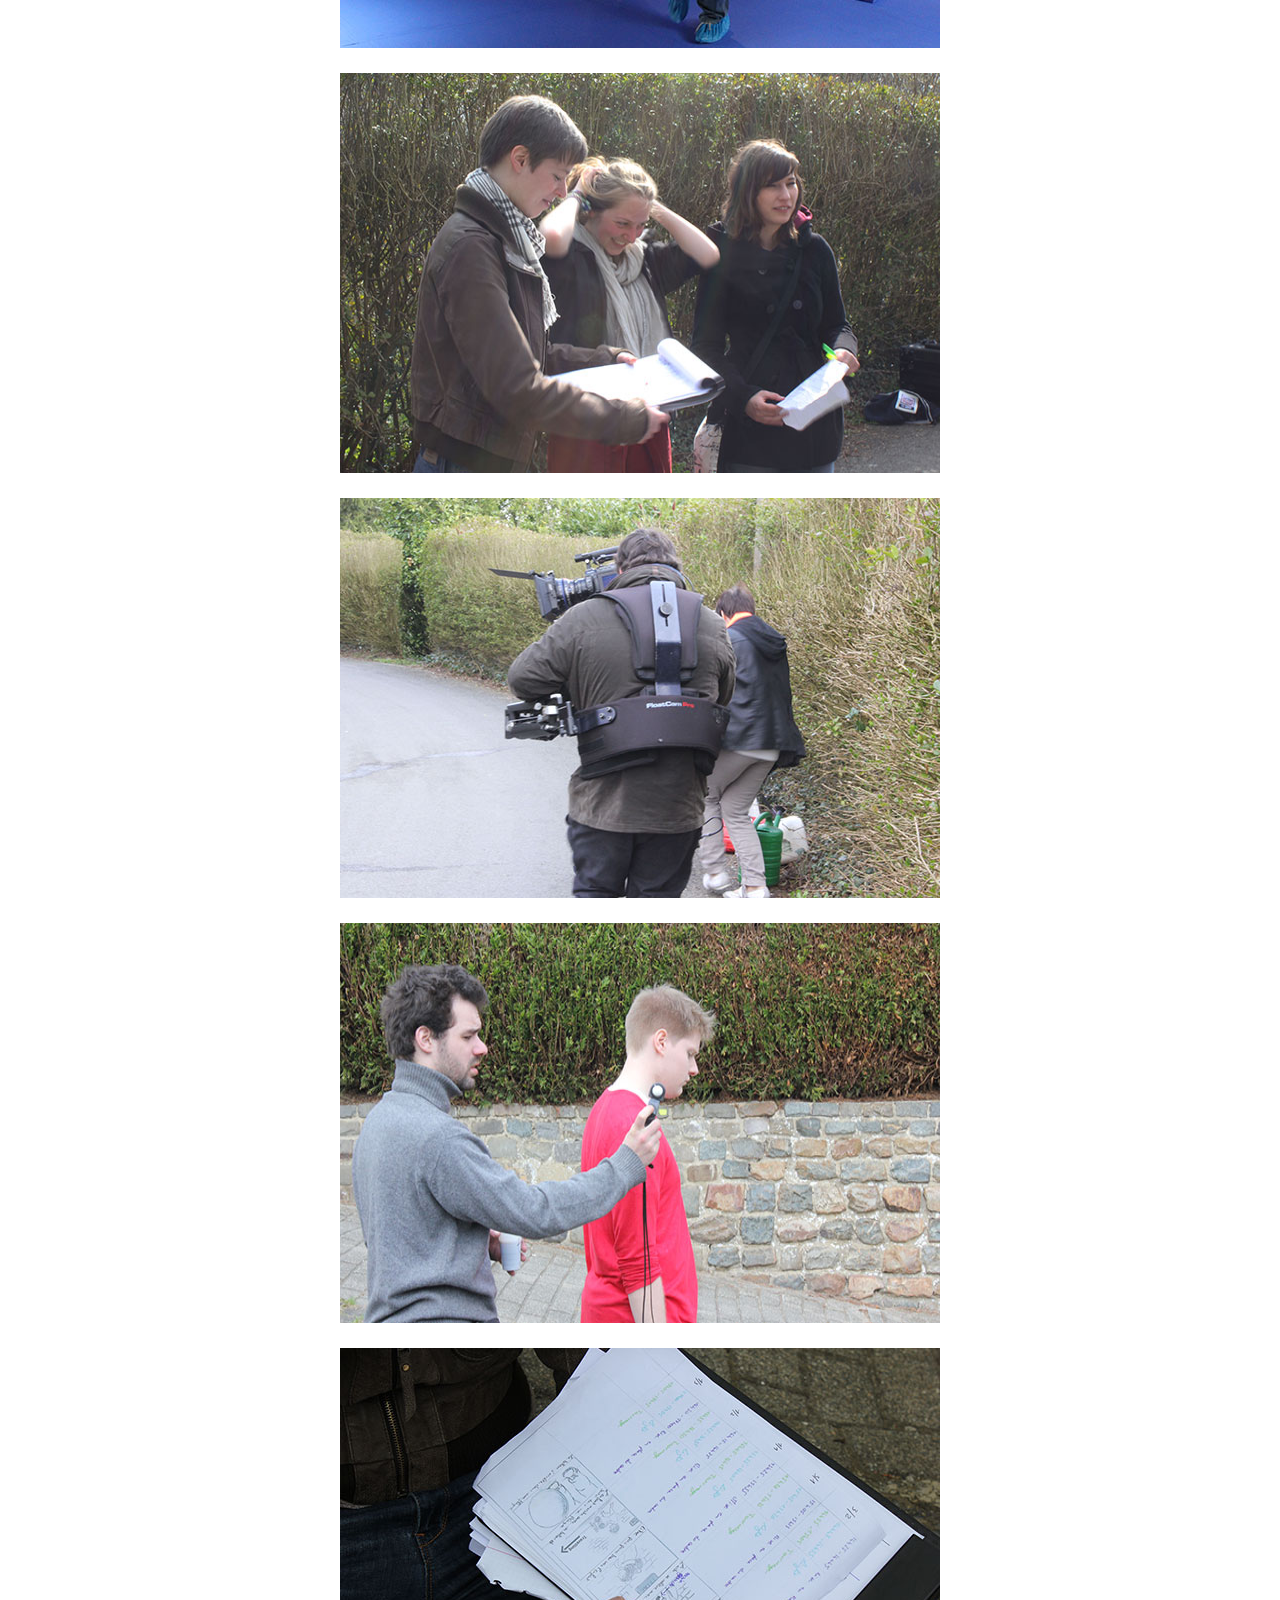
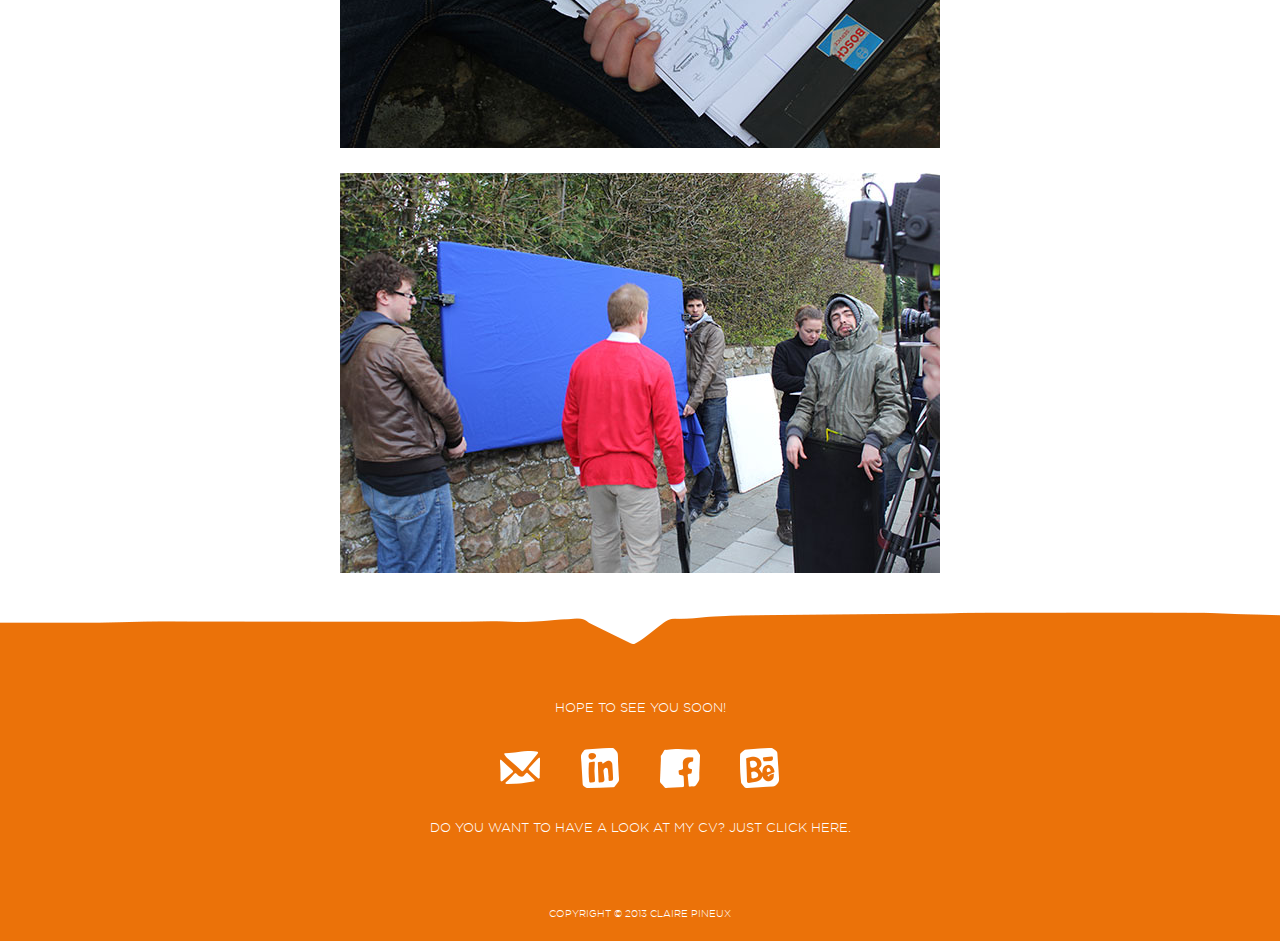
<file: quatresaisons.html>
<!DOCTYPE html>
<html lang="en">
    <head>        
        <meta charset="utf-8" />
        <title>Claire Pineux</title>
        <!--[if lt IE 9]>
            <script src="js/html5shiv.js"></script>
            <script src="js/html5shiv-printshiv.js"></script>
        <![endif]-->
                <link rel="stylesheet" media="screen" href="css/screen.css"/>
        <link rel="stylesheet" media="print" href="css/print.css"/>
        <link rel="icon" type="image/png" href="img/favicon.png" />
    </head>

    <body>
        
       
            <header class="page-header-2d">

                <div class="bloc-header clearfix">
                    <p class="logo"><a href="index.html">Claire Pineux</a></p>
                    <ul class="main-nav">
                        <li><a href="index.html">Home</a></li>
                        <li><a href="#contact-2d">contact</a></li>
                    </ul>
                </div>

            </header>

          
            
            <main class="travaux-contact">

                <div id="travaux">
                    <div class="bloc-travaux">
                        <iframe class="travail" src="http://player.vimeo.com/video/70143070" width="560" height="315" frameborder="0" webkitallowfullscreen mozallowfullscreen allowfullscreen></iframe>
                    </div>
                </div>

                <div class="description-2d">
                    <div class="bloc-description">
                        <h1>"Quatres saisons"</h1>
                        <p>Short movie with special effects realized in 2nd year of multimedia at the IAD, together with Zoé Borbé, Julie Coremans and Alexandra Plum. We had a day of outside filming and another one in studios with a blue screen. The effects were made thanks to the Nuke software and the animations were done with Adobe After Effect.</p>
                    </div>
                </div>

                <div class="detail-2d">
                    <div class="bloc-detail">
                        <img class="travail" src="img/quatresaisons/tournage1.jpg" alt="shooting pictures" width="600" height="400" />
                        <img class="travail" src="img/quatresaisons/tournage2.jpg" alt="shooting pictures" width="600" height="400" />
                        <img class="travail" src="img/quatresaisons/tournage3.jpg" alt="shooting pictures" width="600" height="400" />
                        <img class="travail" src="img/quatresaisons/tournage4.jpg" alt="shooting pictures" width="600" height="400" />
                        <img class="travail" src="img/quatresaisons/tournage5.jpg" alt="shooting pictures" width="600" height="400" />
                        <img class="travail" src="img/quatresaisons/tournage6.jpg" alt="shooting pictures" width="600" height="400" />
                        <img class="travail" src="img/quatresaisons/tournage7.jpg" alt="shooting pictures" width="600" height="400" />
                    </div>
                </div>

                <div id="contact-2d">
                    <div class="bloc-contact">
                        <p class="text-contact">Hope to see you soon!</p>
                            <ul class="contact-list clearfix">
                                <li class="contact-logo mail"><a href="mailto:claire_pineux@hotmail.com">mail</a></li>
                                
                                <li class="contact-logo in"><a href="http://www.linkedin.com/pub/claire-pineux/42/3a2/420" target="_blank">linked-in</a></li>
                                
                                <li class="contact-logo facebook"><a href="https://www.facebook.com/claire.pineux" target="_blank">facebook</a></li>
                                
                                <li class="contact-logo behance"><a href="https://www.behance.net/Cagliary" target="_blank">behance</a></li>
                            </ul>
                        <p class="text-contact">Do you want to have a look at my CV? Just click <a href="img/cv_2015_2016_claire_pineux.pdf" target="_blank">here</a>.</p>
                    </div>
                </div>

            </main>

          
            <footer class="page-footer-2d">

                <div class="bloc-footer">
                    <p class="text-footer">Copyright &#169; 2013 Claire Pineux</p>
                </div>

            </footer>



    </body>
</html>
</file>
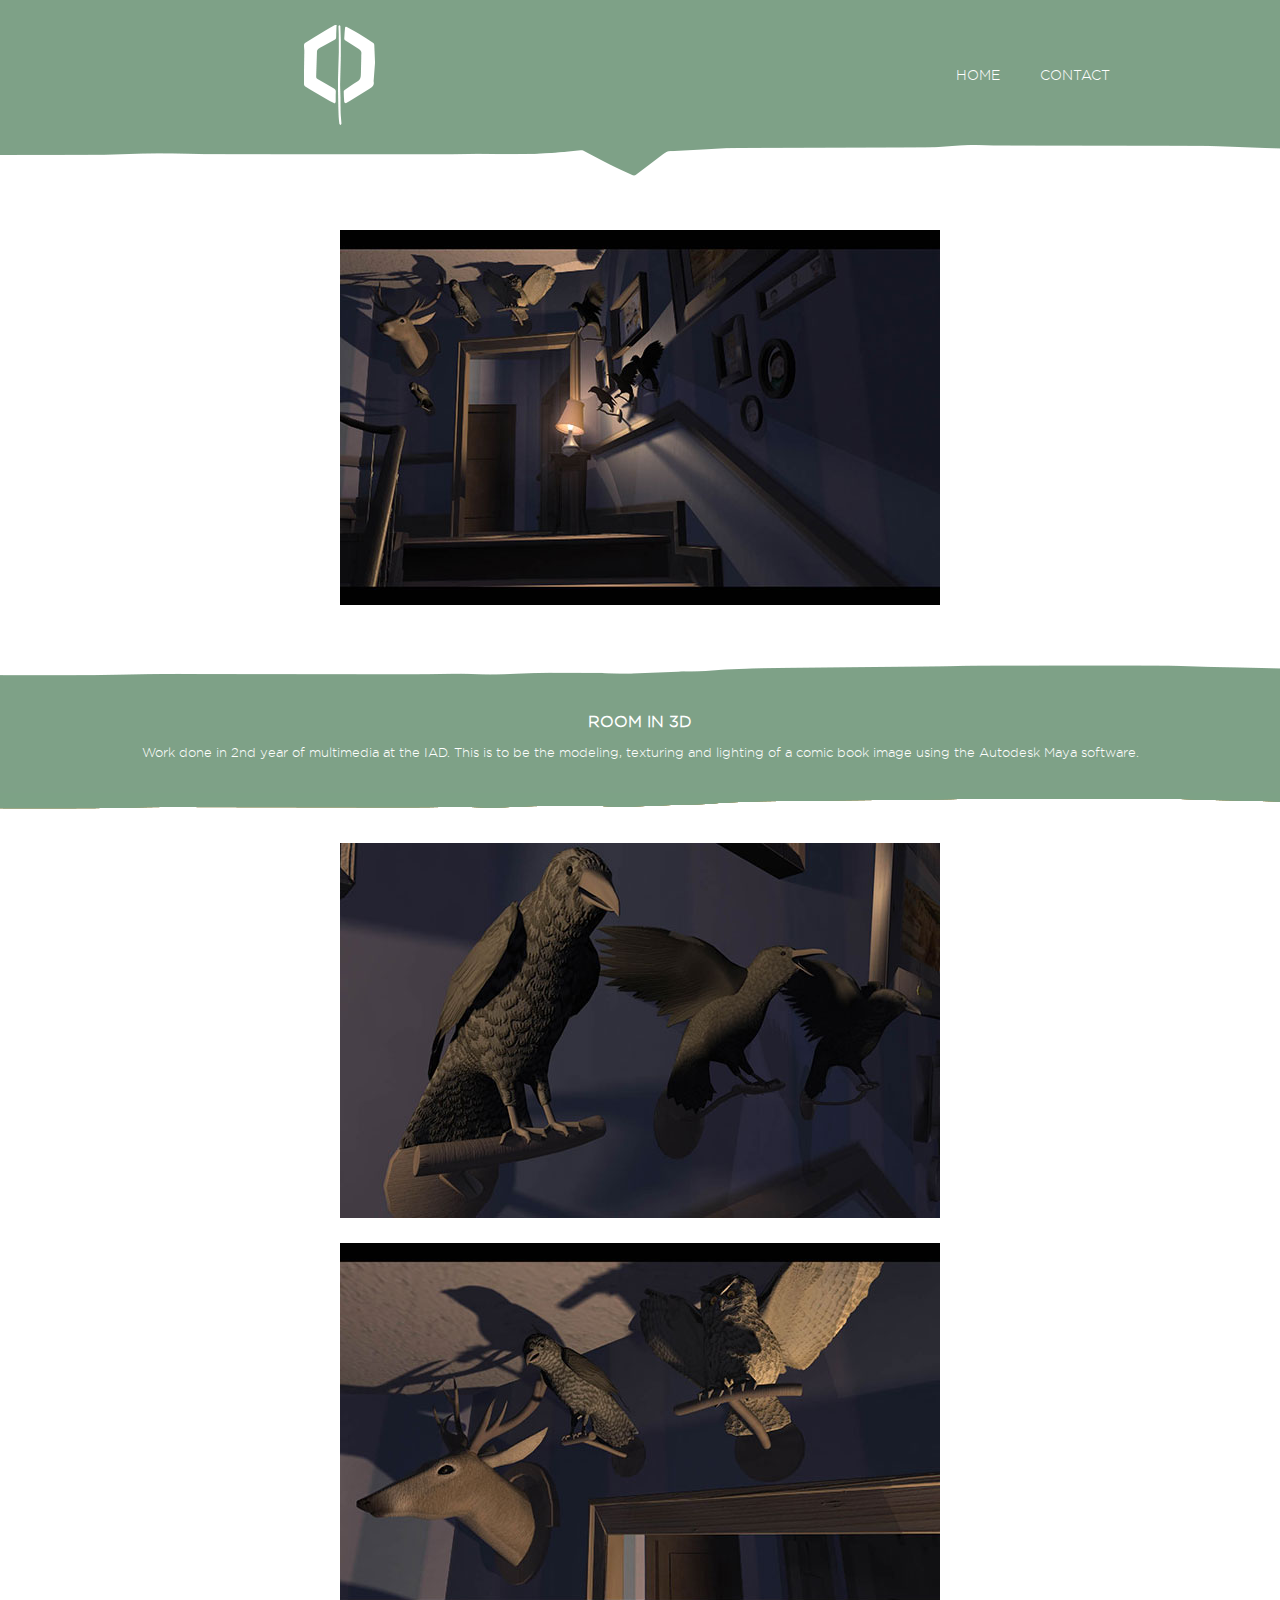
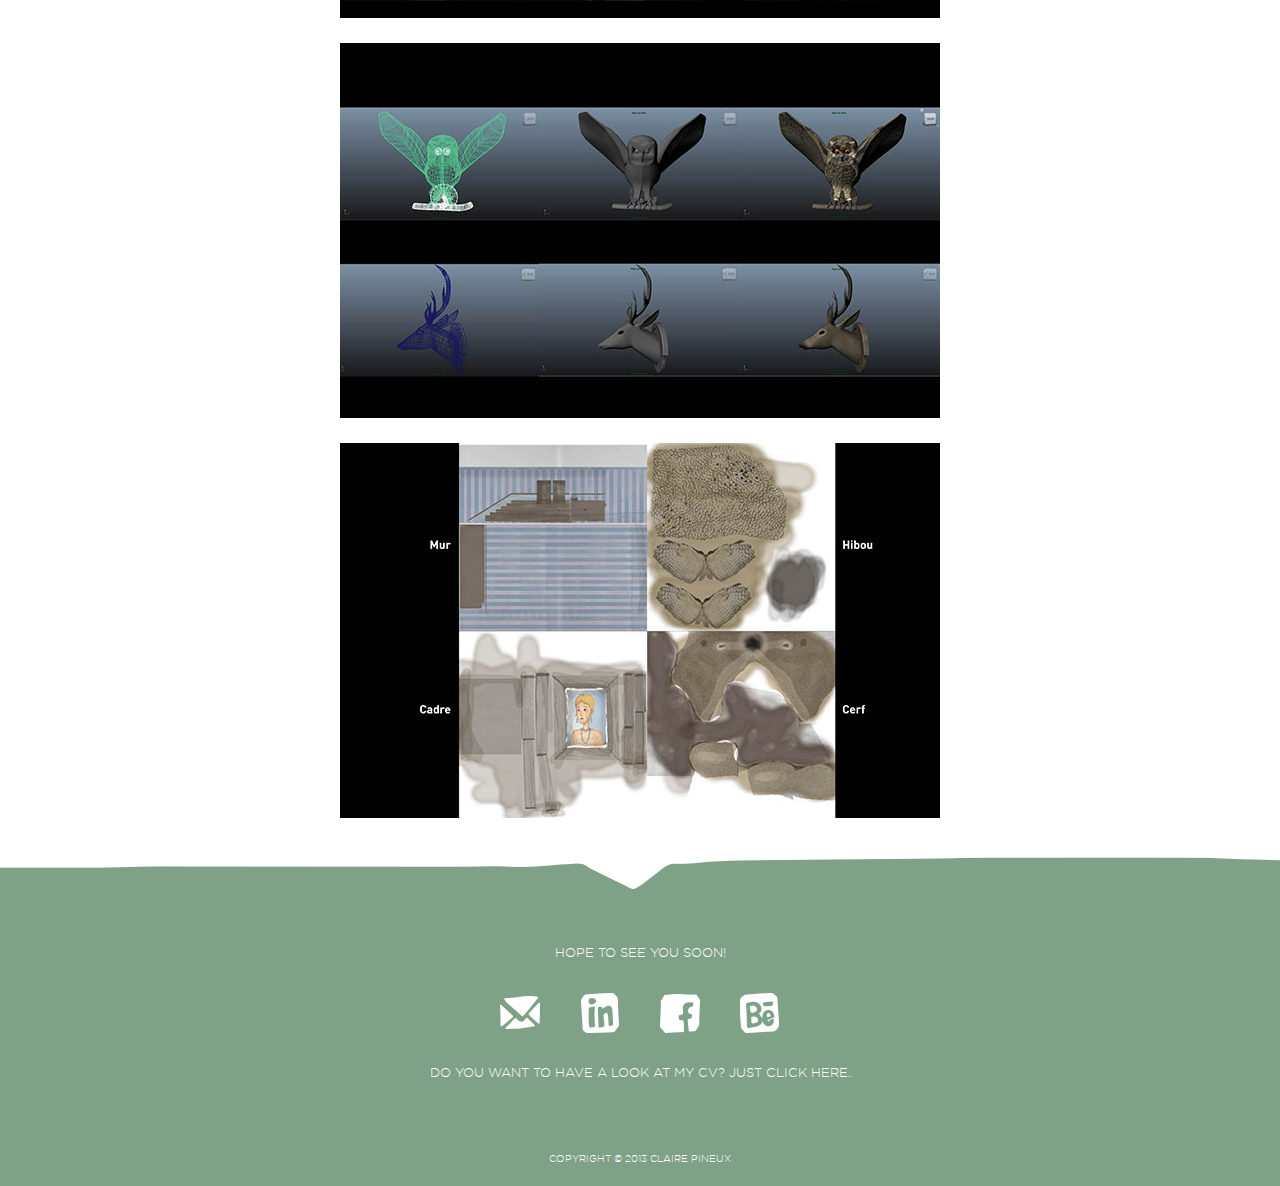
<file: room.html>
<!DOCTYPE html>
<html lang="en">
    <head>        
        <meta charset="utf-8" />
        <title>Claire Pineux</title>
        <!--[if lt IE 9]>
            <script src="js/html5shiv.js"></script>
            <script src="js/html5shiv-printshiv.js"></script>
        <![endif]-->
                <link rel="stylesheet" media="screen" href="css/screen.css"/>
        <link rel="stylesheet" media="print" href="css/print.css"/>
        <link rel="icon" type="image/png" href="img/favicon.png" />
    </head>

    <body>
        
       
            <header class="page-header-3d">

                <div class="bloc-header clearfix">
                    <p class="logo"><a href="index.html">Claire Pineux</a></p>                   <ul class="main-nav">
                        <li><a href="index.html">Home</a></li>
                        <li><a href="#contact-3d">contact</a></li>
                    </ul>
                </div>

            </header>

          
            
            <main class="travaux-contact">

                <div id="travaux">
                    <div class="bloc-travaux">
                        <img class="travail" src="img/room/travail.jpg" alt="Room in 3D" width="600" height="375" />
                    </div>
                </div>

                <div class="description-3d">
                    <div class="bloc-description">
                        <h1>Room in 3D</h1>
                        <p>Work done in 2nd year of multimedia at the IAD. This is to be the modeling, texturing and lighting of a comic book image using the Autodesk Maya software.</p>
                    </div>
                </div>

                <div class="detail-3d">
                    <div class="bloc-detail">
                        <img class="travail" src="img/room/room1.jpg" alt="details" width="600" height="375" />
                        <img class="travail" src="img/room/room2.jpg" alt="details" width="600" height="375" />
                        <img class="travail" src="img/room/room3.jpg" alt="details" width="600" height="375" />
                        <img class="travail" src="img/room/room4.jpg" alt="details" width="600" height="375" />
                    </div>
                </div>

                <div id="contact-3d">
                    <div class="bloc-contact">
                        <p class="text-contact">Hope to see you soon!</p>
                            <ul class="contact-list clearfix">
                                <li class="contact-logo mail"><a href="mailto:claire_pineux@hotmail.com">mail</a></li>
                                
                                <li class="contact-logo in"><a href="http://www.linkedin.com/pub/claire-pineux/42/3a2/420" target="_blank">linked-in</a></li>
                                
                                <li class="contact-logo facebook"><a href="https://www.facebook.com/claire.pineux" target="_blank">facebook</a></li>
                                
                                <li class="contact-logo behance"><a href="https://www.behance.net/Cagliary" target="_blank">behance</a></li>
                            </ul>
                        <p class="text-contact">Do you want to have a look at my CV? Just click <a href="img/cv_2015_2016_claire_pineux.pdf" target="_blank">here</a>.</p>
                    </div>
                </div>

            </main>

          
            <footer class="page-footer-3d">

                <div class="bloc-footer">
                    <p class="text-footer">Copyright &#169; 2013 Claire Pineux</p>
                </div>

            </footer>



    </body>
</html>
</file>
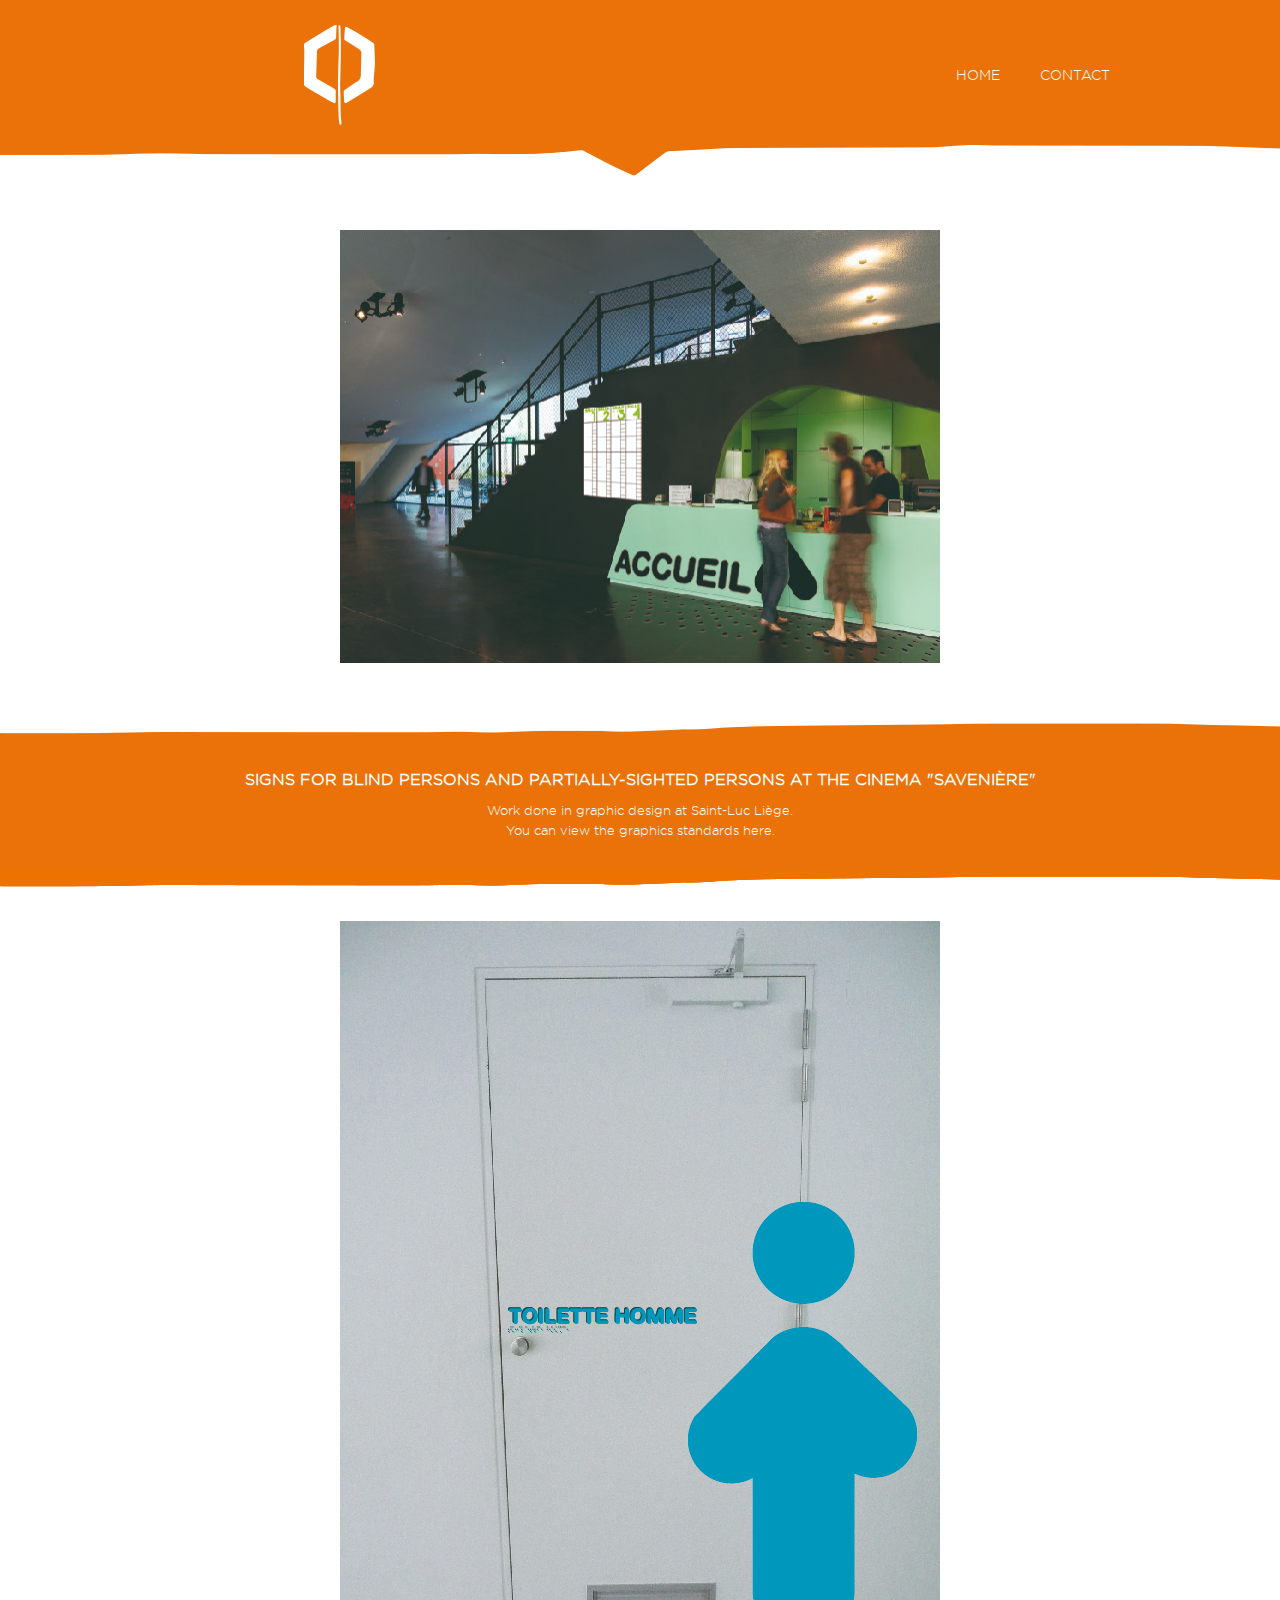
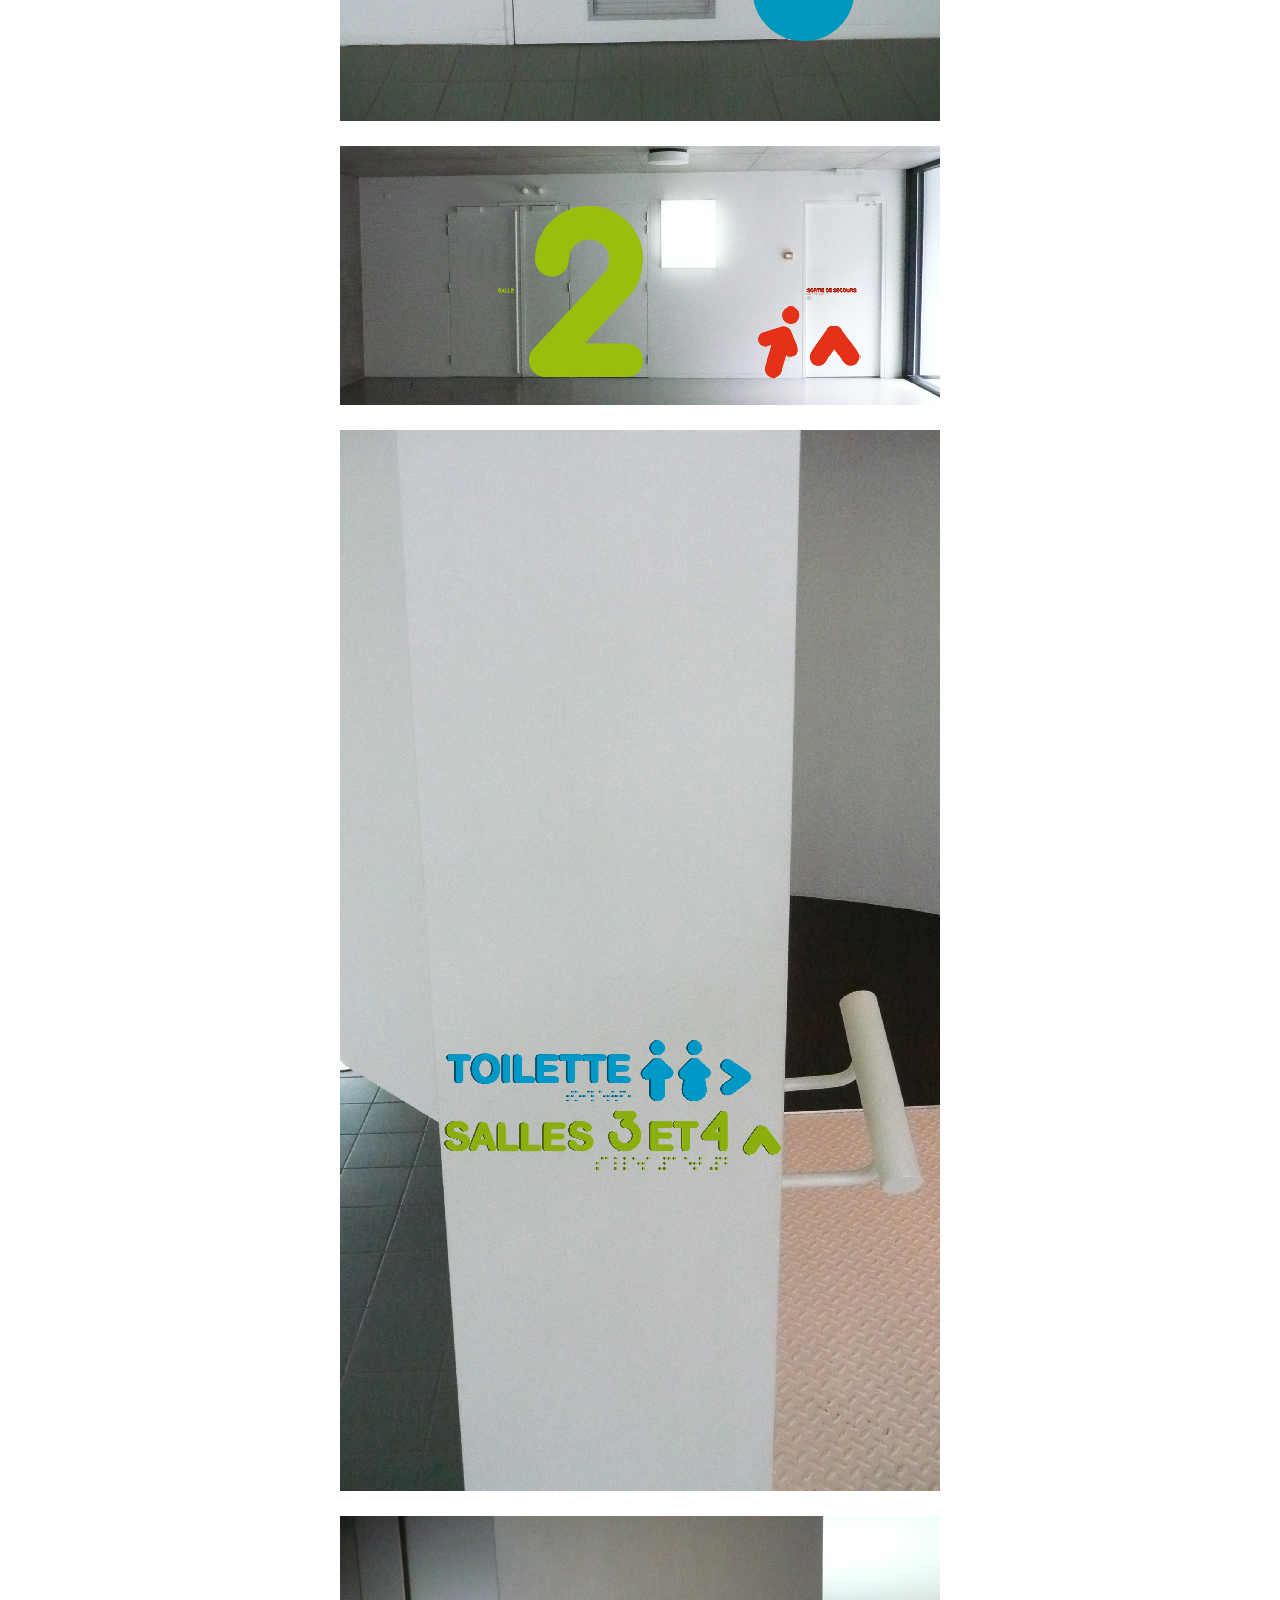
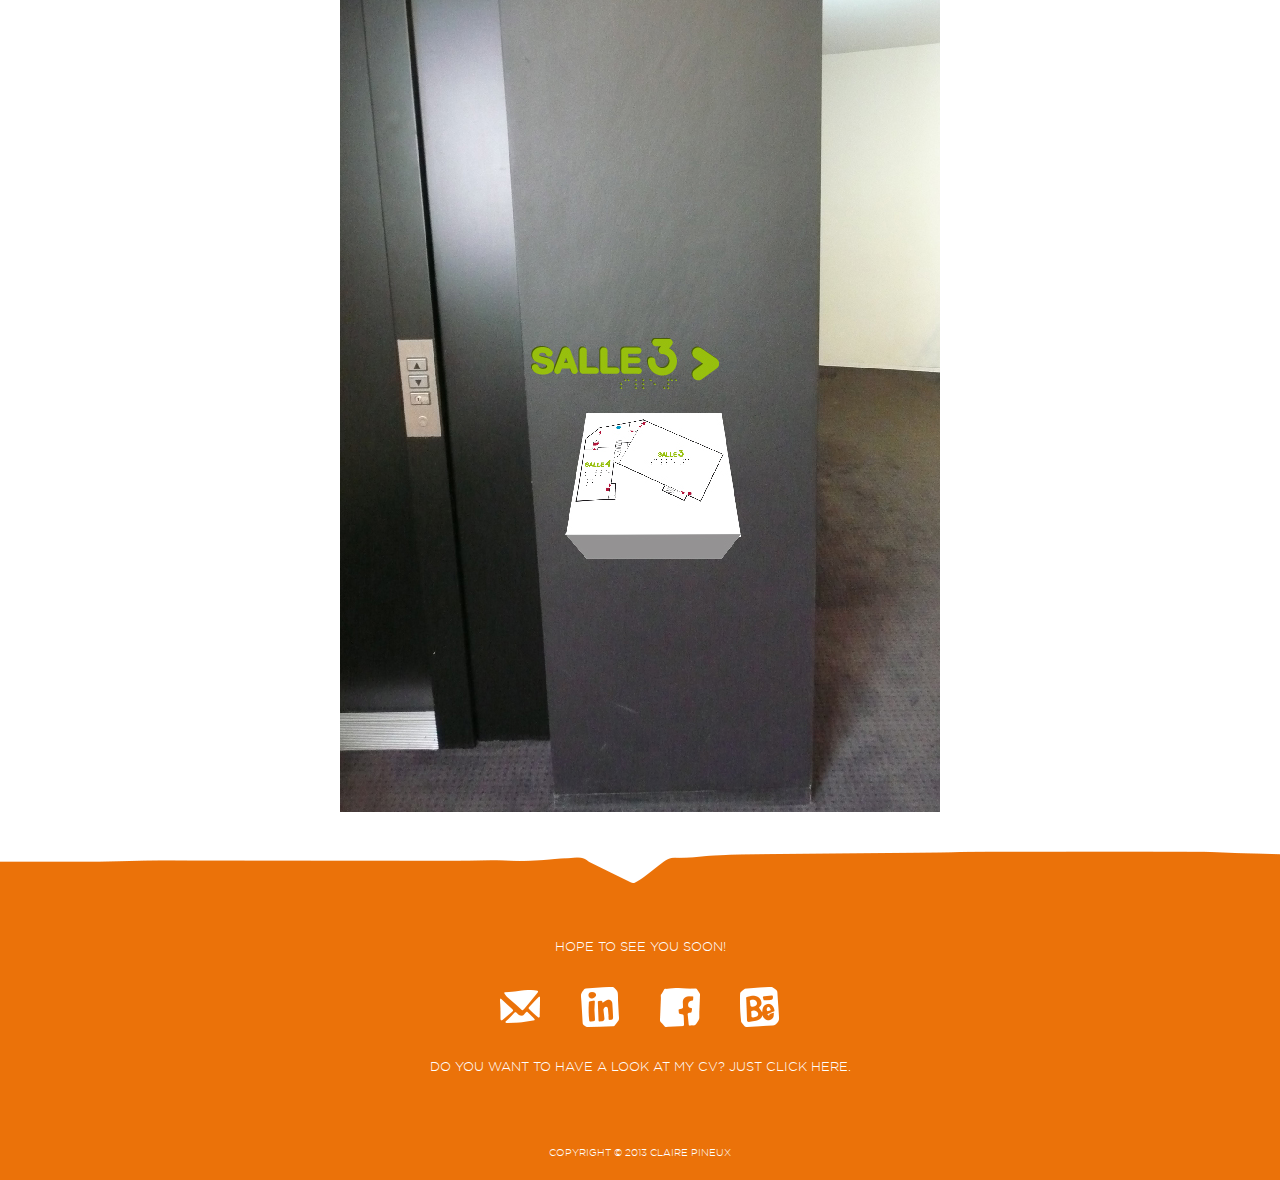
<file: signaletique.html>
<!DOCTYPE html>
<html lang="en">
    <head>        
        <meta charset="utf-8" />
        <title>Claire Pineux</title>
        <!--[if lt IE 9]>
            <script src="js/html5shiv.js"></script>
            <script src="js/html5shiv-printshiv.js"></script>
        <![endif]-->
                <link rel="stylesheet" media="screen" href="css/screen.css"/>
        <link rel="stylesheet" media="print" href="css/print.css"/>
        <link rel="icon" type="image/png" href="img/favicon.png" />
    </head>

    <body>
        
       
            <header class="page-header-2d">

                <div class="bloc-header clearfix">
                    <p class="logo"><a href="index.html">Claire Pineux</a></p>
                    <ul class="main-nav">
                        <li><a href="index.html">Home</a></li>
                        <li><a href="#contact-2d">contact</a></li>
                    </ul>
                </div>

            </header>

          
            
            <main class="travaux-contact">

                <div id="travaux">
                    <div class="bloc-travaux">
                        <img class="travail" src="img/signaletiquesauveniere/photo_5.jpg" alt="premières notions musicales" width="600" height="433" />
                    </div>
                </div>

                <div class="description-2d">
                    <div class="bloc-description">
                        <h1>Signs for Blind persons and partially-sighted persons at the cinema "Savenière"</h1>
                        <p>Work done in graphic design at Saint-Luc Liège.</p>
                        
                        <p class="text-description">You can view the graphics standards <a href="img/signaletiquesauveniere/charte_signalétique_sauveniere.pdf" target="_blank">here</a>.</p>
                    </div>
                </div>

                <div class="detail-2d">
                    <div class="bloc-detail">
                        <img class="travail" src="img/signaletiquesauveniere/photo_1.jpg" alt="details" width="600" height="800" />
                        <img class="travail" src="img/signaletiquesauveniere/photo_2.jpg" alt="details" width="600" height="259" />
                        <img class="travail" src="img/signaletiquesauveniere/photo_3.jpg" alt="details" width="600" height="1061" />
                        <img class="travail" src="img/signaletiquesauveniere/photo_4.jpg" alt="details" width="600" height="896" />
                    </div>
                </div>

                <div id="contact-2d">
                    <div class="bloc-contact">
                        <p class="text-contact">Hope to see you soon!</p>
                            <ul class="contact-list clearfix">
                                <li class="contact-logo mail"><a href="mailto:claire_pineux@hotmail.com">mail</a></li>
                                
                                <li class="contact-logo in"><a href="http://www.linkedin.com/pub/claire-pineux/42/3a2/420" target="_blank">linked-in</a></li>
                                
                                <li class="contact-logo facebook"><a href="https://www.facebook.com/claire.pineux" target="_blank">facebook</a></li>
                                
                                <li class="contact-logo behance"><a href="https://www.behance.net/Cagliary" target="_blank">behance</a></li>
                            </ul>
                        <p class="text-contact">Do you want to have a look at my CV? Just click <a href="img/cv_2015_2016_claire_pineux.pdf" target="_blank">here</a>.</p>
                    </div>
                </div>

            </main>

          
            <footer class="page-footer-2d">

                <div class="bloc-footer">
                    <p class="text-footer">Copyright &#169; 2013 Claire Pineux</p>
                </div>

            </footer>



    </body>
</html>
</file>
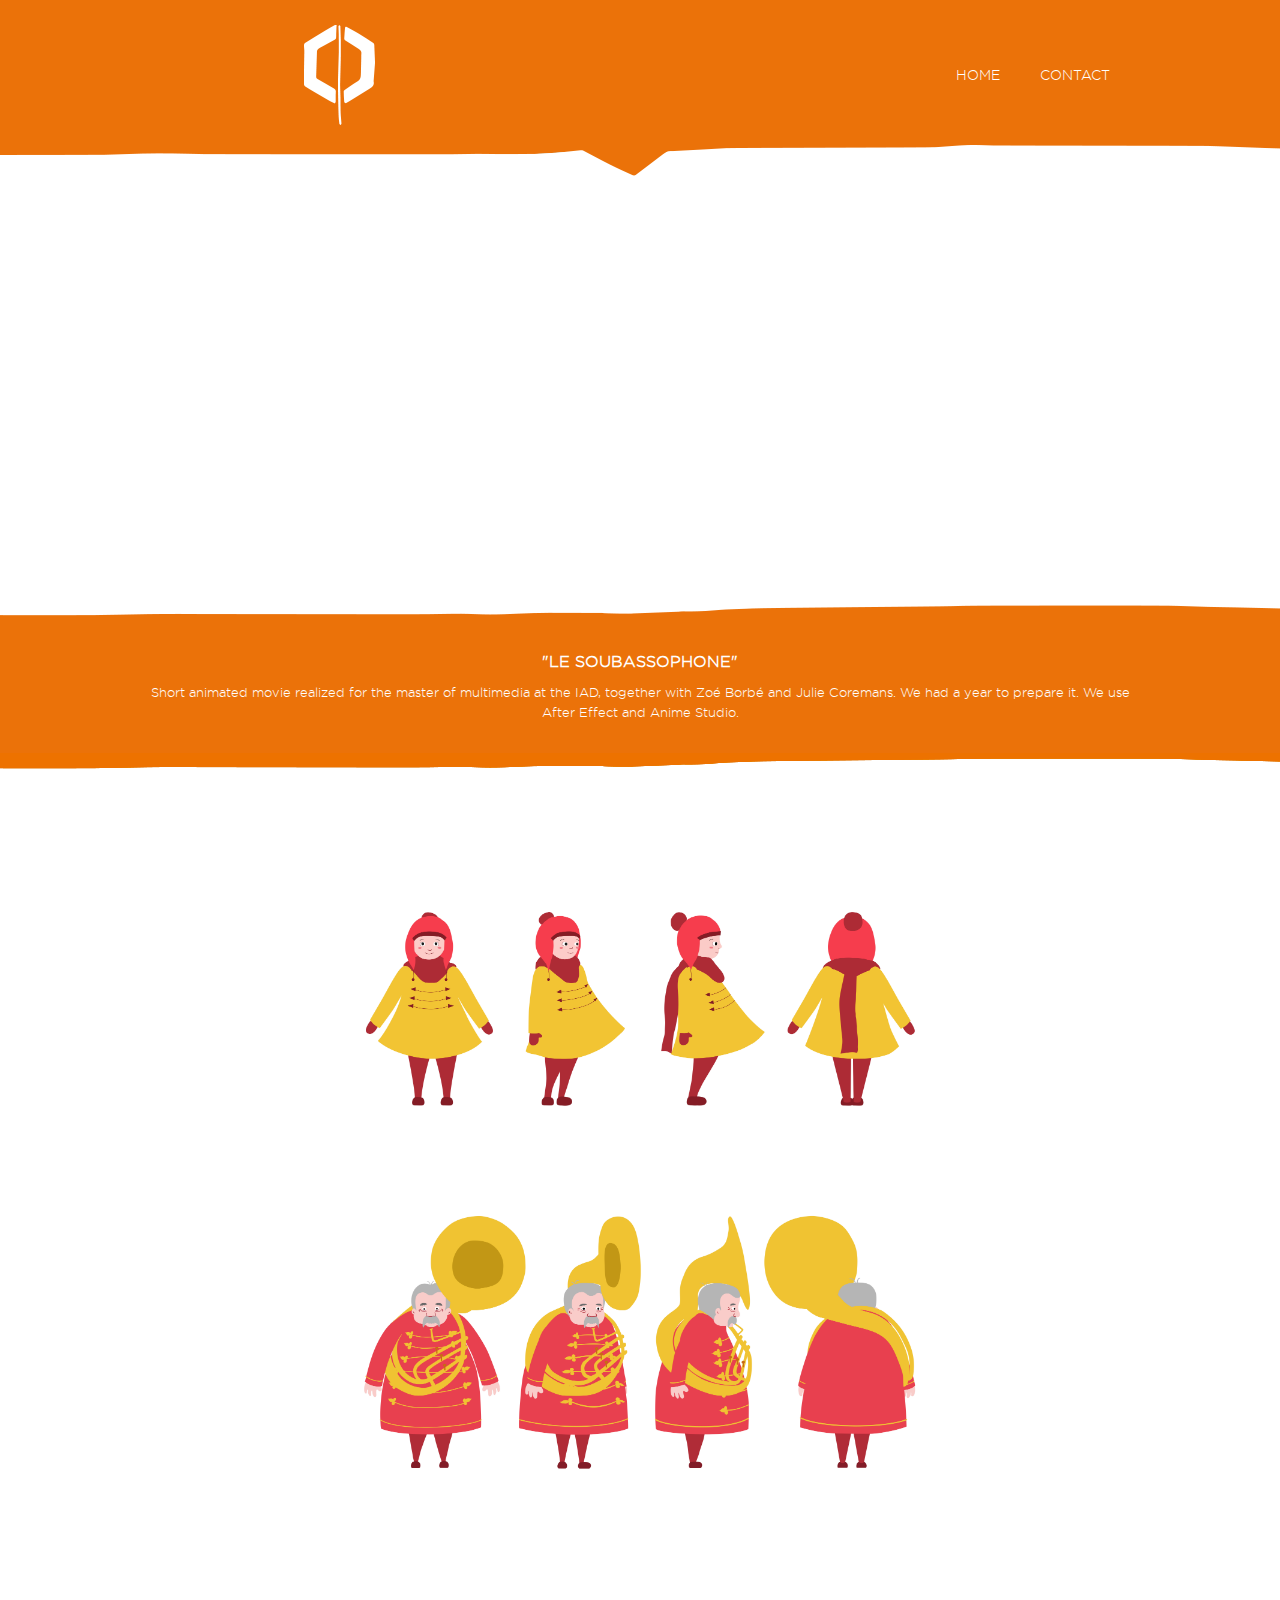
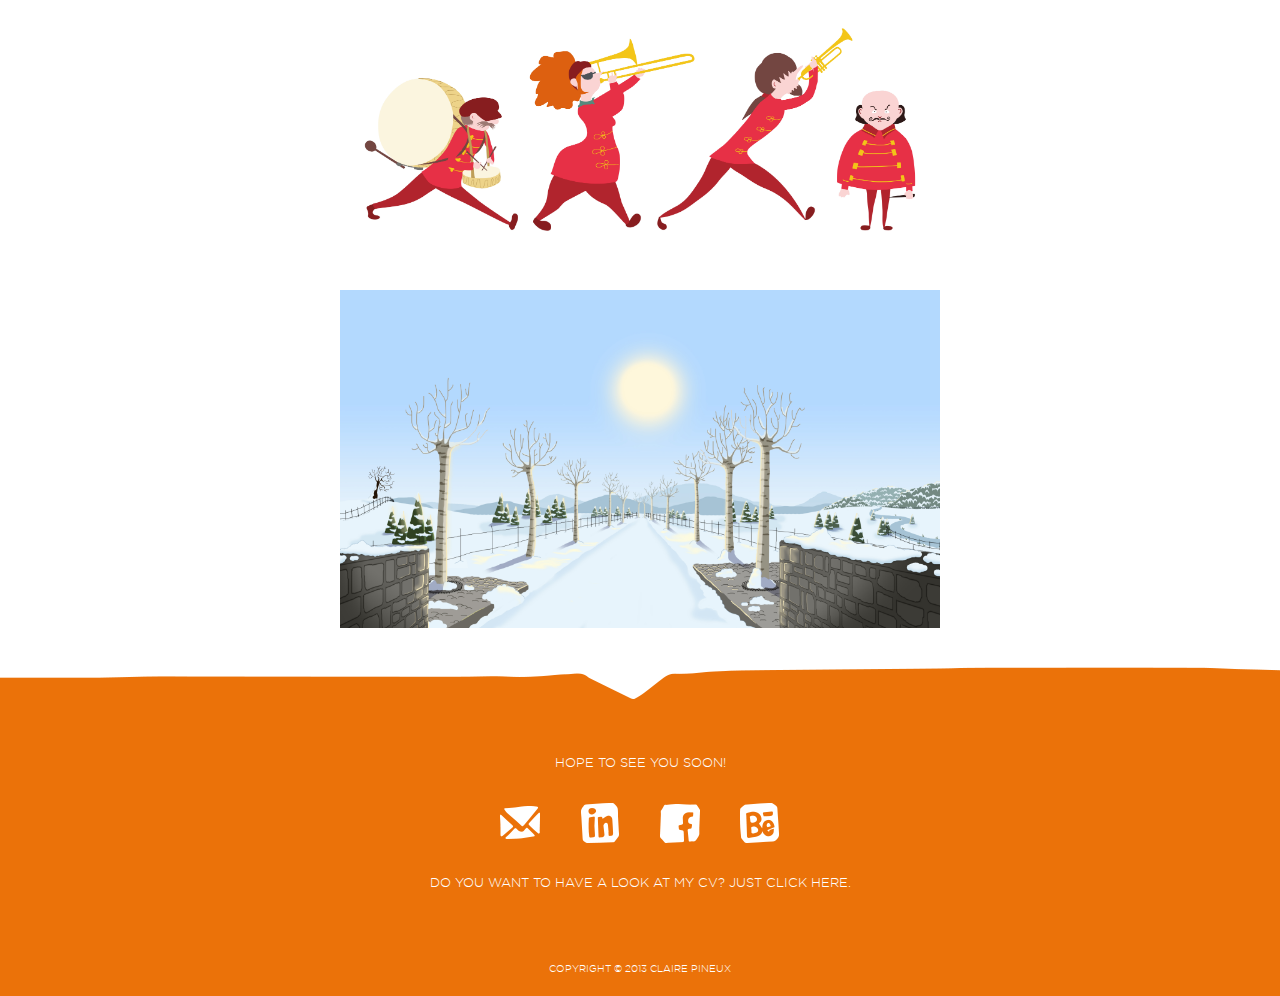
<file: soubassophone.html>
<!DOCTYPE html>
<html lang="en">
    <head>        
        <meta charset="utf-8" />
        <title>Claire Pineux</title>
        <!--[if lt IE 9]>
            <script src="js/html5shiv.js"></script>
            <script src="js/html5shiv-printshiv.js"></script>
        <![endif]-->
                <link rel="stylesheet" media="screen" href="css/screen.css"/>
        <link rel="stylesheet" media="print" href="css/print.css"/>
        <link rel="icon" type="image/png" href="img/favicon.png" />
    </head>

    <body>
        
       
            <header class="page-header-2d">

                <div class="bloc-header clearfix">
                    <p class="logo"><a href="index.html">Claire Pineux</a></p>
                    <ul class="main-nav">
                        <li><a href="index.html">Home</a></li>
                        <li><a href="#contact-2d">contact</a></li>
                    </ul>
                </div>

            </header>

          
            
            <main class="travaux-contact">

                <div id="travaux">
                    <div class="bloc-travaux">
                        <iframe class="travail" src="https://player.vimeo.com/video/133423230" width="560" height="315" frameborder="0" webkitallowfullscreen mozallowfullscreen allowfullscreen></iframe>
                    </div>
                </div>

                <div class="description-2d">
                    <div class="bloc-description">
                        <h1>"le Soubassophone"</h1>
                        <p>Short animated movie realized for the master of multimedia at the IAD, together with Zoé Borbé and Julie Coremans. We had a year to prepare it. We use After Effect and Anime Studio.</p>
                    </div>
                </div>

                <div class="detail-2d">
                    <div class="bloc-detail">

                        <img class="travail" src="img/soubassophone/oscar.jpg" alt="model sheet d'Oscar" width="600" />
                        <img class="travail" src="img/soubassophone/archibald.jpg" alt="model sheet d'Archibald" width="600" />
                        <img class="travail" src="img/soubassophone/fanfare.jpg" alt="la fanfare" width="600" />
                        <img class="travail" src="img/soubassophone/decor.jpg" alt="décors" width="600" />

                    </div>
                </div>

                <div id="contact-2d">
                    <div class="bloc-contact">
                        <p class="text-contact">Hope to see you soon!</p>
                            <ul class="contact-list clearfix">
                                <li class="contact-logo mail"><a href="mailto:claire_pineux@hotmail.com">mail</a></li>
                                
                                <li class="contact-logo in"><a href="http://www.linkedin.com/pub/claire-pineux/42/3a2/420" target="_blank">linked-in</a></li>
                                
                                <li class="contact-logo facebook"><a href="https://www.facebook.com/claire.pineux" target="_blank">facebook</a></li>
                                
                                <li class="contact-logo behance"><a href="https://www.behance.net/Cagliary" target="_blank">behance</a></li>
                            </ul>
                        <p class="text-contact">Do you want to have a look at my CV? Just click <a href="img/cv_pineux_claire_2013_2014.pdf" target="_blank">here</a>.</p>
                    </div>
                </div>

            </main>

          
            <footer class="page-footer-2d">

                <div class="bloc-footer">
                    <p class="text-footer">Copyright &#169; 2013 Claire Pineux</p>
                </div>

            </footer>



    </body>
</html>
</file>
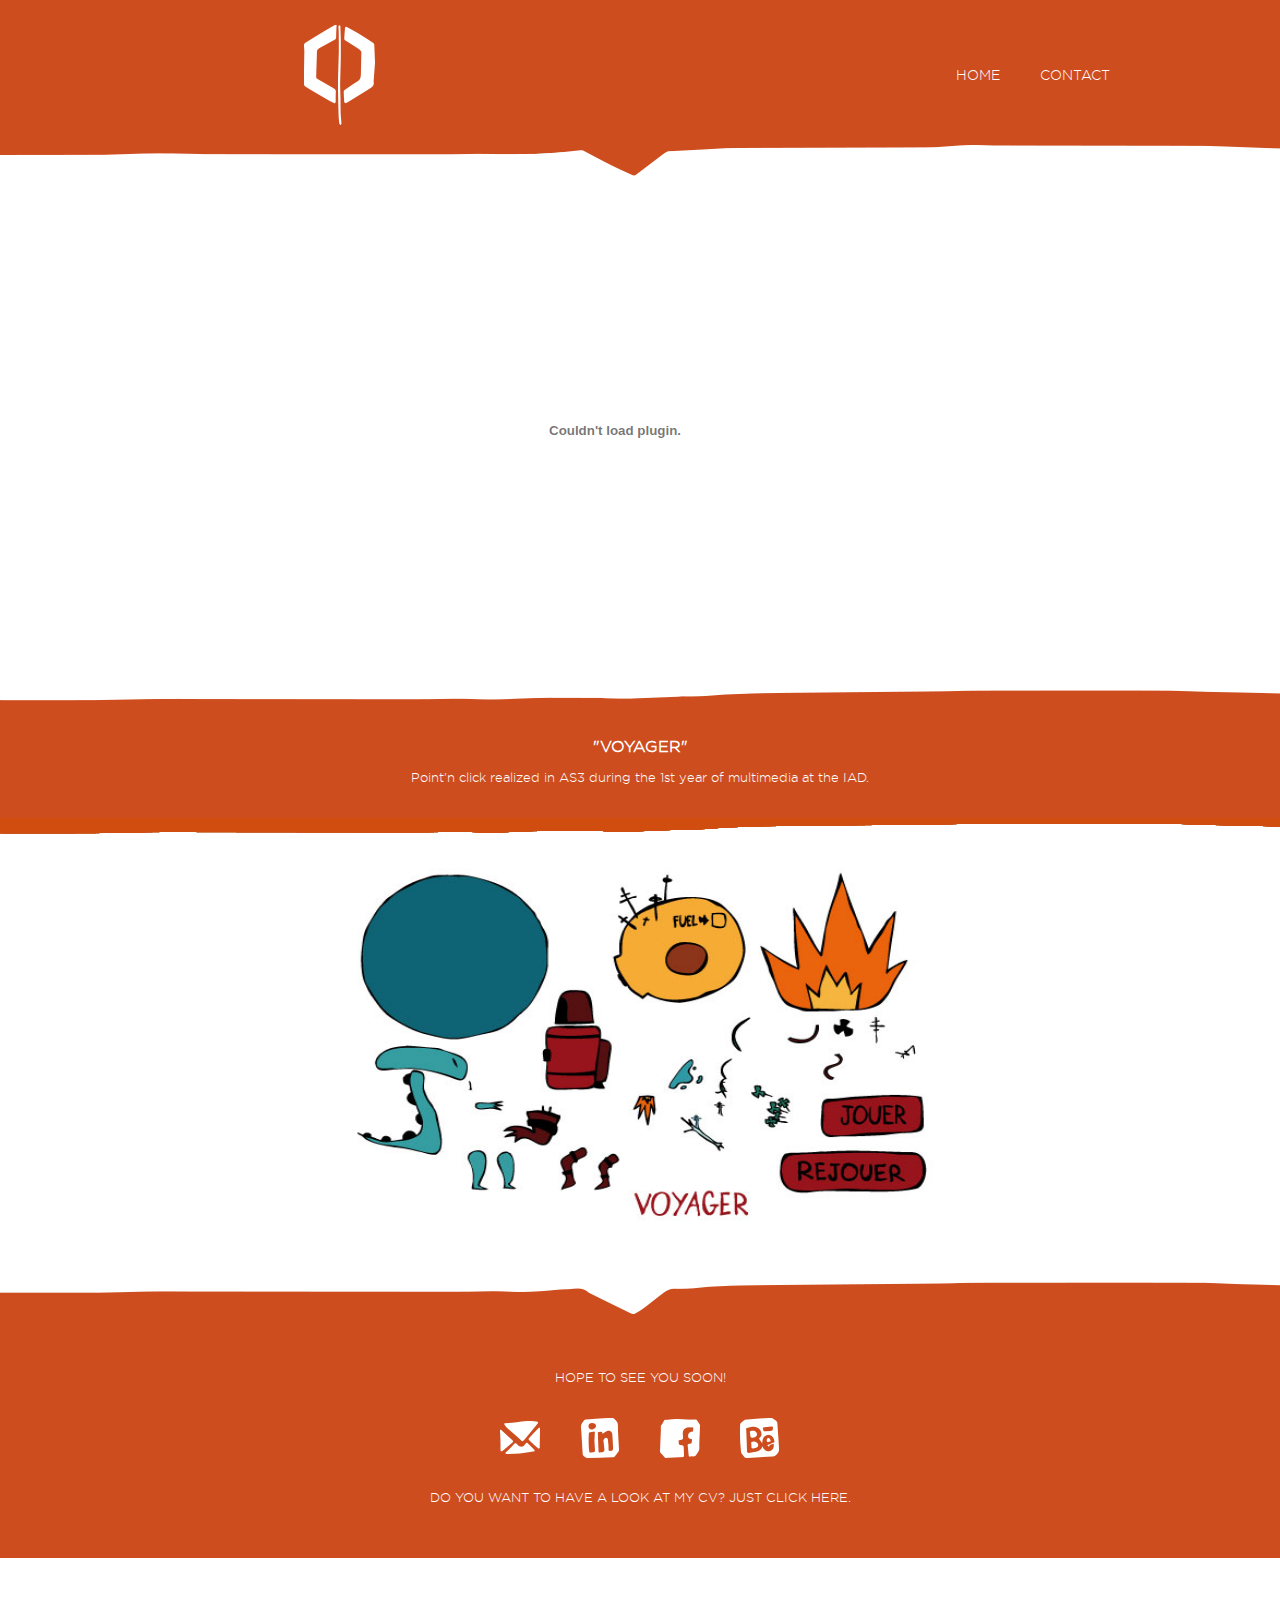
<file: voyager.html>
<!DOCTYPE html>
<html lang="en">
    <head>        
        <meta charset="utf-8" />
        <title>Claire Pineux</title>
        <!--[if lt IE 9]>
            <script src="js/html5shiv.js"></script>
            <script src="js/html5shiv-printshiv.js"></script>
        <![endif]-->
                <link rel="stylesheet" media="screen" href="css/screen.css"/>
        <link rel="stylesheet" media="print" href="css/print.css"/>
        <link rel="icon" type="image/png" href="img/favicon.png" />
    </head>

    <body>
        
       
            <header class="page-header-jeu">

                <div class="bloc-header clearfix">
                    <p class="logo"><a href="index.html">Claire Pineux</a></p>
                    <ul class="main-nav">
                        <li><a href="index.html">Home</a></li>
                        <li><a href="#contact-jeu">contact</a></li>
                    </ul>
                </div>

            </header>

          
            
            <main class="travaux-contact">

                <div id="travaux">
                    <div class="bloc-travaux">
                        <object class="travail" height="400" width="550" data="jeu.swf"></object> <!-- le fichier swf et le dossier "musique" se trouve à la racine du site sinon le son ne se joue pas-->
                    </div>
                </div>

                <div class="description-jeu">
                    <div class="bloc-description">
                        <h1>"Voyager"</h1>
                        <p>Point'n click realized in AS3 during the 1st year of multimedia at the IAD.</p>
                    </div>
                </div>

                <div class="detail-jeu">
                    <div class="bloc-detail">
                        <img class="travail" src="img/voyager/jeu.jpg" alt="details" width="600" height="375" />
                    </div>
                </div>

                <div id="contact-jeu">
                    <div class="bloc-contact">
                        <p class="text-contact">Hope to see you soon!</p>
                            <ul class="contact-list clearfix">
                                <li class="contact-logo mail"><a href="mailto:claire_pineux@hotmail.com">mail</a></li>
                                
                                <li class="contact-logo in"><a href="http://www.linkedin.com/pub/claire-pineux/42/3a2/420" target="_blank">linked-in</a></li>
                                
                                <li class="contact-logo facebook"><a href="https://www.facebook.com/claire.pineux" target="_blank">facebook</a></li>
                                
                                <li class="contact-logo behance"><a href="https://www.behance.net/Cagliary" target="_blank">behance</a></li>
                            </ul>
                        <p class="text-contact">Do you want to have a look at my CV? Just click <a href="img/cv_2015_2016_claire_pineux.pdf" target="_blank">here</a>.</p>
                    </div>
                </div>

            </main>

          
            <footer class="page-footer">

                <div class="bloc-footer">
                    <p class="text-footer">Copyright &#169; 2013 Claire Pineux</p>
                </div>

            </footer>



    </body>
</html>
</file>
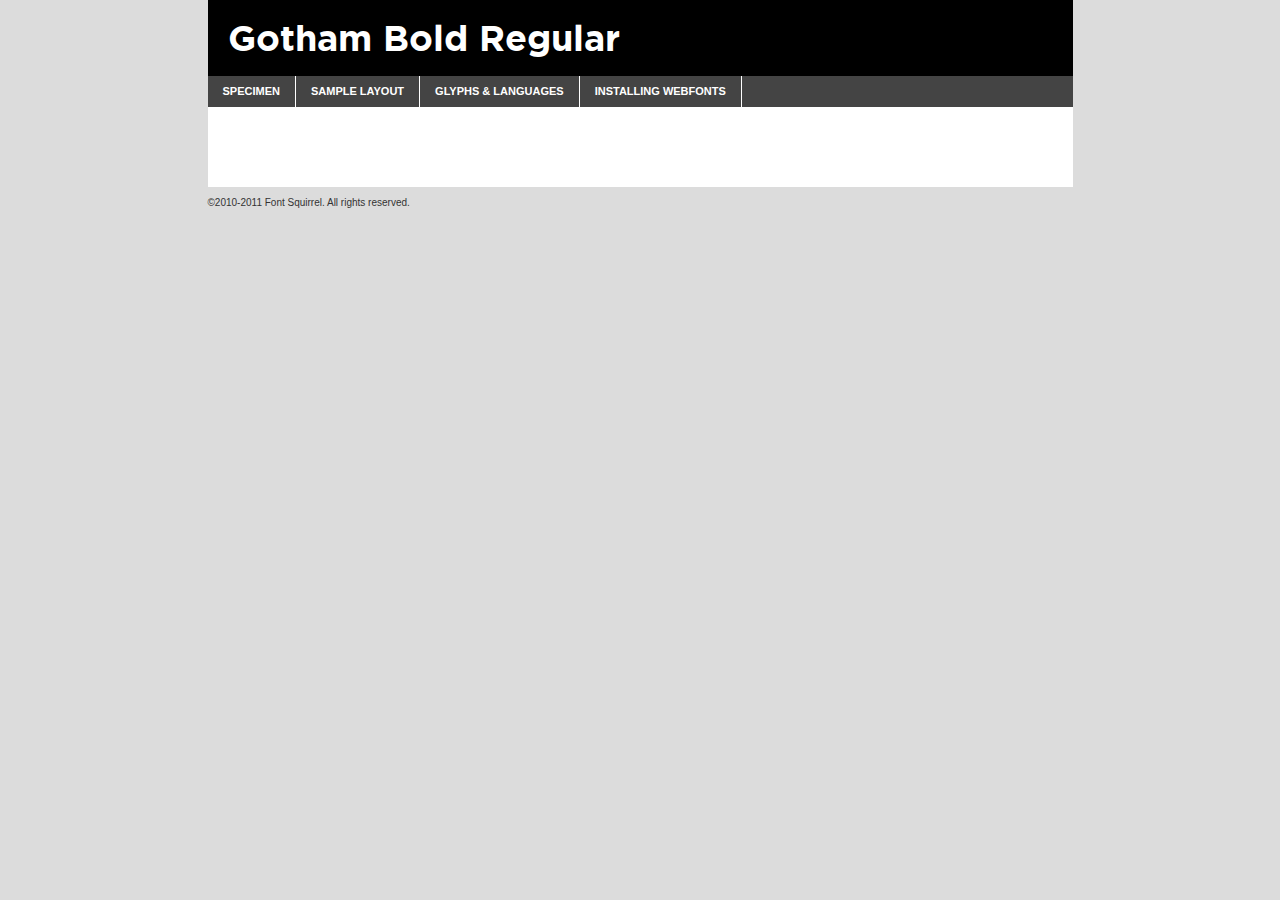
<file: font/gotham-bold-demo.html>
<!DOCTYPE html PUBLIC "-//W3C//DTD XHTML 1.0 Transitional//EN"
	"http://www.w3.org/TR/xhtml1/DTD/xhtml1-transitional.dtd">

<html xmlns="http://www.w3.org/1999/xhtml" xml:lang="en" lang="en">
<head>
	<meta http-equiv="Content-Type" content="text/html; charset=utf-8" />
	<script src="http://ajax.googleapis.com/ajax/libs/jquery/1.7.2/jquery.min.js" type="text/javascript" charset="utf-8"></script>
	<script src="specimen_files/easytabs.js" type="text/javascript" charset="utf-8"></script>
	<link rel="stylesheet" href="specimen_files/specimen_stylesheet.css" type="text/css" charset="utf-8" />
	<link rel="stylesheet" href="stylesheet.css" type="text/css" charset="utf-8" />

	<style type="text/css">
					body{
				font-family: 'gothambold';
							}
		</style>

	<title>Gotham Bold Regular Specimen</title>
	
	
	<script type="text/javascript" charset="utf-8">
		$(document).ready(function() {
			$('#container').easyTabs({defaultContent:1});
		});
	</script>
</head>

<body>
<div id="container">
	<div id="header">
		Gotham Bold Regular	</div>
	<ul class="tabs">
		<li><a href="#specimen">Specimen</a></li>
		<li><a href="#layout">Sample Layout</a></li>
				<li><a href="#glyphs">Glyphs &amp; Languages</a></li>
		<li><a href="#installing">Installing Webfonts</a></li>
		
	</ul>
	
	<div id="main_content">

		
			<div id="specimen">
		
				<div class="section">
					<div class="grid12 firstcol">
						<div class="huge">AaBb</div>
					</div>
				</div>
		
				<div class="section">
					<div class="glyph_range">A&#x200B;B&#x200b;C&#x200b;D&#x200b;E&#x200b;F&#x200b;G&#x200b;H&#x200b;I&#x200b;J&#x200b;K&#x200b;L&#x200b;M&#x200b;N&#x200b;O&#x200b;P&#x200b;Q&#x200b;R&#x200b;S&#x200b;T&#x200b;U&#x200b;V&#x200b;W&#x200b;X&#x200b;Y&#x200b;Z&#x200b;a&#x200b;b&#x200b;c&#x200b;d&#x200b;e&#x200b;f&#x200b;g&#x200b;h&#x200b;i&#x200b;j&#x200b;k&#x200b;l&#x200b;m&#x200b;n&#x200b;o&#x200b;p&#x200b;q&#x200b;r&#x200b;s&#x200b;t&#x200b;u&#x200b;v&#x200b;w&#x200b;x&#x200b;y&#x200b;z&#x200b;1&#x200b;2&#x200b;3&#x200b;4&#x200b;5&#x200b;6&#x200b;7&#x200b;8&#x200b;9&#x200b;0&#x200b;&amp;&#x200b;.&#x200b;,&#x200b;?&#x200b;!&#x200b;&#64;&#x200b;(&#x200b;)&#x200b;#&#x200b;$&#x200b;%&#x200b;*&#x200b;+&#x200b;-&#x200b;=&#x200b;:&#x200b;;</div>
				</div>
				<div class="section">
					<div class="grid12 firstcol">
						<table class="sample_table">
							<tr><td>10</td><td class="size10">abcdefghijklmnopqrstuvwxyzABCDEFGHIJKLMNOPQRSTUVWXYZ0123456789abcdefghijklmnopqrstuvwxyzABCDEFGHIJKLMNOPQRSTUVWXYZ0123456789abcdefghijklmnopqrstuvwxyzABCDEFGHIJKLMNOPQRSTUVWXYZ</td></tr>
							<tr><td>11</td><td class="size11">abcdefghijklmnopqrstuvwxyzABCDEFGHIJKLMNOPQRSTUVWXYZ0123456789abcdefghijklmnopqrstuvwxyzABCDEFGHIJKLMNOPQRSTUVWXYZ0123456789abcdefghijklmnopqrstuvwxyzABCDEFGHIJKLMNOPQRSTUVWXYZ</td></tr>
							<tr><td>12</td><td class="size12">abcdefghijklmnopqrstuvwxyzABCDEFGHIJKLMNOPQRSTUVWXYZ0123456789abcdefghijklmnopqrstuvwxyzABCDEFGHIJKLMNOPQRSTUVWXYZ0123456789abcdefghijklmnopqrstuvwxyzABCDEFGHIJKLMNOPQRSTUVWXYZ</td></tr>
							<tr><td>13</td><td class="size13">abcdefghijklmnopqrstuvwxyzABCDEFGHIJKLMNOPQRSTUVWXYZ0123456789abcdefghijklmnopqrstuvwxyzABCDEFGHIJKLMNOPQRSTUVWXYZ0123456789abcdefghijklmnopqrstuvwxyzABCDEFGHIJKLMNOPQRSTUVWXYZ</td></tr>
							<tr><td>14</td><td class="size14">abcdefghijklmnopqrstuvwxyzABCDEFGHIJKLMNOPQRSTUVWXYZ0123456789abcdefghijklmnopqrstuvwxyzABCDEFGHIJKLMNOPQRSTUVWXYZ0123456789abcdefghijklmnopqrstuvwxyzABCDEFGHIJKLMNOPQRSTUVWXYZ</td></tr>
							<tr><td>16</td><td class="size16">abcdefghijklmnopqrstuvwxyzABCDEFGHIJKLMNOPQRSTUVWXYZ0123456789abcdefghijklmnopqrstuvwxyzABCDEFGHIJKLMNOPQRSTUVWXYZ</td></tr>
							<tr><td>18</td><td class="size18">abcdefghijklmnopqrstuvwxyzABCDEFGHIJKLMNOPQRSTUVWXYZ0123456789abcdefghijklmnopqrstuvwxyzABCDEFGHIJKLMNOPQRSTUVWXYZ</td></tr>
							<tr><td>20</td><td class="size20">abcdefghijklmnopqrstuvwxyzABCDEFGHIJKLMNOPQRSTUVWXYZ0123456789abcdefghijklmnopqrstuvwxyzABCDEFGHIJKLMNOPQRSTUVWXYZ</td></tr>
							<tr><td>24</td><td class="size24">abcdefghijklmnopqrstuvwxyzABCDEFGHIJKLMNOPQRSTUVWXYZ0123456789abcdefghijklmnopqrstuvwxyzABCDEFGHIJKLMNOPQRSTUVWXYZ</td></tr>
							<tr><td>30</td><td class="size30">abcdefghijklmnopqrstuvwxyzABCDEFGHIJKLMNOPQRSTUVWXYZ0123456789abcdefghijklmnopqrstuvwxyzABCDEFGHIJKLMNOPQRSTUVWXYZ</td></tr>
							<tr><td>36</td><td class="size36">abcdefghijklmnopqrstuvwxyzABCDEFGHIJKLMNOPQRSTUVWXYZ0123456789abcdefghijklmnopqrstuvwxyzABCDEFGHIJKLMNOPQRSTUVWXYZ</td></tr>
							<tr><td>48</td><td class="size48">abcdefghijklmnopqrstuvwxyzABCDEFGHIJKLMNOPQRSTUVWXYZ0123456789abcdefghijklmnopqrstuvwxyzABCDEFGHIJKLMNOPQRSTUVWXYZ</td></tr>
							<tr><td>60</td><td class="size60">abcdefghijklmnopqrstuvwxyzABCDEFGHIJKLMNOPQRSTUVWXYZ0123456789abcdefghijklmnopqrstuvwxyzABCDEFGHIJKLMNOPQRSTUVWXYZ</td></tr>
							<tr><td>72</td><td class="size72">abcdefghijklmnopqrstuvwxyzABCDEFGHIJKLMNOPQRSTUVWXYZ0123456789abcdefghijklmnopqrstuvwxyzABCDEFGHIJKLMNOPQRSTUVWXYZ</td></tr>
							<tr><td>90</td><td class="size90">abcdefghijklmnopqrstuvwxyzABCDEFGHIJKLMNOPQRSTUVWXYZ0123456789abcdefghijklmnopqrstuvwxyzABCDEFGHIJKLMNOPQRSTUVWXYZ</td></tr>
						</table>
				
					</div>
			
				</div>
		
		
		
								<div class="section" id="bodycomparison">


										<div id="xheight">
				<div class="fontbody">&#x25FC;&#x25FC;&#x25FC;&#x25FC;&#x25FC;&#x25FC;&#x25FC;&#x25FC;&#x25FC;&#x25FC;&#x25FC;&#x25FC;&#x25FC;&#x25FC;&#x25FC;&#x25FC;&#x25FC;&#x25FC;&#x25FC;&#x25FC;&#x25FC;&#x25FC;&#x25FC;&#x25FC;&#x25FC;&#x25FC;&#x25FC;&#x25FC;&#x25FC;&#x25FC;&#x25FC;&#x25FC;&#x25FC;&#x25FC;&#x25FC;&#x25FC;&#x25FC;&#x25FC;&#x25FC;&#x25FC;&#x25FC;&#x25FC;&#x25FC;&#x25FC;&#x25FC;&#x25FC;&#x25FC;&#x25FC;&#x25FC;&#x25FC;&#x25FC;&#x25FC;&#x25FC;&#x25FC;&#x25FC;&#x25FC;&#x25FC;&#x25FC;&#x25FC;&#x25FC;&#x25FC;&#x25FC;&#x25FC;&#x25FC;&#x25FC;&#x25FC;&#x25FC;&#x25FC;&#x25FC;&#x25FC;&#x25FC;&#x25FC;&#x25FC;&#x25FC;&#x25FC;&#x25FC;&#x25FC;&#x25FC;&#x25FC;&#x25FC;&#x25FC;&#x25FC;&#x25FC;&#x25FC;&#x25FC;&#x25FC;&#x25FC;&#x25FC;&#x25FC;&#x25FC;&#x25FC;&#x25FC;&#x25FC;&#x25FC;&#x25FC;&#x25FC;&#x25FC;&#x25FC;&#x25FC;body</div><div class="arialbody">body</div><div class="verdanabody">body</div><div class="georgiabody">body</div></div>
										<div class="fontbody" style="z-index:1">
											body<span>Gotham Bold Regular</span>
										</div>
										<div class="arialbody" style="z-index:1">
											body<span>Arial</span>
										</div>
										<div class="verdanabody" style="z-index:1">
											body<span>Verdana</span>
										</div>
										<div class="georgiabody" style="z-index:1">
											body<span>Georgia</span>
										</div>



								</div>
		
		
				<div class="section psample psample_row1" id="">
					
					<div class="grid2 firstcol">
						<p class="size10"><span>10.</span>Aenean lacinia bibendum nulla sed consectetur. Fusce dapibus, tellus ac cursus commodo, tortor mauris condimentum nibh, ut fermentum massa justo sit amet risus. Nullam id dolor id nibh ultricies vehicula ut id elit. Cum sociis natoque penatibus et magnis dis parturient montes, nascetur ridiculus mus. Nulla vitae elit libero, a pharetra augue.</p>
			
					</div>
					<div class="grid3">
						<p class="size11"><span>11.</span>Aenean lacinia bibendum nulla sed consectetur. Fusce dapibus, tellus ac cursus commodo, tortor mauris condimentum nibh, ut fermentum massa justo sit amet risus. Nullam id dolor id nibh ultricies vehicula ut id elit. Cum sociis natoque penatibus et magnis dis parturient montes, nascetur ridiculus mus. Nulla vitae elit libero, a pharetra augue.</p>
			
					</div>
					<div class="grid3">
						<p class="size12"><span>12.</span>Aenean lacinia bibendum nulla sed consectetur. Fusce dapibus, tellus ac cursus commodo, tortor mauris condimentum nibh, ut fermentum massa justo sit amet risus. Nullam id dolor id nibh ultricies vehicula ut id elit. Cum sociis natoque penatibus et magnis dis parturient montes, nascetur ridiculus mus. Nulla vitae elit libero, a pharetra augue.</p>
			
					</div>
					<div class="grid4">
						<p class="size13"><span>13.</span>Aenean lacinia bibendum nulla sed consectetur. Fusce dapibus, tellus ac cursus commodo, tortor mauris condimentum nibh, ut fermentum massa justo sit amet risus. Nullam id dolor id nibh ultricies vehicula ut id elit. Cum sociis natoque penatibus et magnis dis parturient montes, nascetur ridiculus mus. Nulla vitae elit libero, a pharetra augue.</p>
			
					</div>
					<div class="white_blend"></div>
					
				</div>
				<div class="section psample psample_row2" id="">
					<div class="grid3 firstcol">
						<p class="size14"><span>14.</span>Aenean lacinia bibendum nulla sed consectetur. Fusce dapibus, tellus ac cursus commodo, tortor mauris condimentum nibh, ut fermentum massa justo sit amet risus. Nullam id dolor id nibh ultricies vehicula ut id elit. Cum sociis natoque penatibus et magnis dis parturient montes, nascetur ridiculus mus. Nulla vitae elit libero, a pharetra augue.</p>
			
					</div>
					<div class="grid4">
						<p class="size16"><span>16.</span>Aenean lacinia bibendum nulla sed consectetur. Fusce dapibus, tellus ac cursus commodo, tortor mauris condimentum nibh, ut fermentum massa justo sit amet risus. Nullam id dolor id nibh ultricies vehicula ut id elit. Cum sociis natoque penatibus et magnis dis parturient montes, nascetur ridiculus mus. Nulla vitae elit libero, a pharetra augue.</p>
			
					</div>
					<div class="grid5">
						<p class="size18"><span>18.</span>Aenean lacinia bibendum nulla sed consectetur. Fusce dapibus, tellus ac cursus commodo, tortor mauris condimentum nibh, ut fermentum massa justo sit amet risus. Nullam id dolor id nibh ultricies vehicula ut id elit. Cum sociis natoque penatibus et magnis dis parturient montes, nascetur ridiculus mus. Nulla vitae elit libero, a pharetra augue.</p>
			
					</div>

					<div class="white_blend"></div>

				</div>
				
				<div class="section psample psample_row3" id="">
					<div class="grid5 firstcol">
						<p class="size20"><span>20.</span>Aenean lacinia bibendum nulla sed consectetur. Fusce dapibus, tellus ac cursus commodo, tortor mauris condimentum nibh, ut fermentum massa justo sit amet risus. Nullam id dolor id nibh ultricies vehicula ut id elit. Cum sociis natoque penatibus et magnis dis parturient montes, nascetur ridiculus mus. Nulla vitae elit libero, a pharetra augue.</p>
					</div>
					<div class="grid7">
						<p class="size24"><span>24.</span>Aenean lacinia bibendum nulla sed consectetur. Fusce dapibus, tellus ac cursus commodo, tortor mauris condimentum nibh, ut fermentum massa justo sit amet risus. Nullam id dolor id nibh ultricies vehicula ut id elit. Cum sociis natoque penatibus et magnis dis parturient montes, nascetur ridiculus mus. Nulla vitae elit libero, a pharetra augue.</p>
					</div>
					
					<div class="white_blend"></div>
					
				</div>
				
				<div class="section psample psample_row4" id="">
					<div class="grid12 firstcol">
						<p class="size30"><span>30.</span>Aenean lacinia bibendum nulla sed consectetur. Fusce dapibus, tellus ac cursus commodo, tortor mauris condimentum nibh, ut fermentum massa justo sit amet risus. Nullam id dolor id nibh ultricies vehicula ut id elit. Cum sociis natoque penatibus et magnis dis parturient montes, nascetur ridiculus mus. Nulla vitae elit libero, a pharetra augue.</p>
					</div>
					<div class="white_blend"></div>
					
				</div>
				
				
				
				<div class="section psample psample_row1 fullreverse">
					<div class="grid2 firstcol">
						<p class="size10"><span>10.</span>Aenean lacinia bibendum nulla sed consectetur. Fusce dapibus, tellus ac cursus commodo, tortor mauris condimentum nibh, ut fermentum massa justo sit amet risus. Nullam id dolor id nibh ultricies vehicula ut id elit. Cum sociis natoque penatibus et magnis dis parturient montes, nascetur ridiculus mus. Nulla vitae elit libero, a pharetra augue.</p>
			
					</div>
					<div class="grid3">
						<p class="size11"><span>11.</span>Aenean lacinia bibendum nulla sed consectetur. Fusce dapibus, tellus ac cursus commodo, tortor mauris condimentum nibh, ut fermentum massa justo sit amet risus. Nullam id dolor id nibh ultricies vehicula ut id elit. Cum sociis natoque penatibus et magnis dis parturient montes, nascetur ridiculus mus. Nulla vitae elit libero, a pharetra augue.</p>
			
					</div>
					<div class="grid3">
						<p class="size12"><span>12.</span>Aenean lacinia bibendum nulla sed consectetur. Fusce dapibus, tellus ac cursus commodo, tortor mauris condimentum nibh, ut fermentum massa justo sit amet risus. Nullam id dolor id nibh ultricies vehicula ut id elit. Cum sociis natoque penatibus et magnis dis parturient montes, nascetur ridiculus mus. Nulla vitae elit libero, a pharetra augue.</p>
			
					</div>
					<div class="grid4">
						<p class="size13"><span>13.</span>Aenean lacinia bibendum nulla sed consectetur. Fusce dapibus, tellus ac cursus commodo, tortor mauris condimentum nibh, ut fermentum massa justo sit amet risus. Nullam id dolor id nibh ultricies vehicula ut id elit. Cum sociis natoque penatibus et magnis dis parturient montes, nascetur ridiculus mus. Nulla vitae elit libero, a pharetra augue.</p>
			
					</div>
					<div class="black_blend"></div>
					
				</div>
				
				<div class="section psample psample_row2 fullreverse">
					<div class="grid3 firstcol">
						<p class="size14"><span>14.</span>Aenean lacinia bibendum nulla sed consectetur. Fusce dapibus, tellus ac cursus commodo, tortor mauris condimentum nibh, ut fermentum massa justo sit amet risus. Nullam id dolor id nibh ultricies vehicula ut id elit. Cum sociis natoque penatibus et magnis dis parturient montes, nascetur ridiculus mus. Nulla vitae elit libero, a pharetra augue.</p>
			
					</div>
					<div class="grid4">
						<p class="size16"><span>16.</span>Aenean lacinia bibendum nulla sed consectetur. Fusce dapibus, tellus ac cursus commodo, tortor mauris condimentum nibh, ut fermentum massa justo sit amet risus. Nullam id dolor id nibh ultricies vehicula ut id elit. Cum sociis natoque penatibus et magnis dis parturient montes, nascetur ridiculus mus. Nulla vitae elit libero, a pharetra augue.</p>
			
					</div>
					<div class="grid5">
						<p class="size18"><span>18.</span>Aenean lacinia bibendum nulla sed consectetur. Fusce dapibus, tellus ac cursus commodo, tortor mauris condimentum nibh, ut fermentum massa justo sit amet risus. Nullam id dolor id nibh ultricies vehicula ut id elit. Cum sociis natoque penatibus et magnis dis parturient montes, nascetur ridiculus mus. Nulla vitae elit libero, a pharetra augue.</p>
			
					</div>
					<div class="black_blend"></div>

				</div>
				
				<div class="section psample fullreverse psample_row3" id="">
					<div class="grid5 firstcol">
						<p class="size20"><span>20.</span>Aenean lacinia bibendum nulla sed consectetur. Fusce dapibus, tellus ac cursus commodo, tortor mauris condimentum nibh, ut fermentum massa justo sit amet risus. Nullam id dolor id nibh ultricies vehicula ut id elit. Cum sociis natoque penatibus et magnis dis parturient montes, nascetur ridiculus mus. Nulla vitae elit libero, a pharetra augue.</p>
					</div>
					<div class="grid7">
						<p class="size24"><span>24.</span>Aenean lacinia bibendum nulla sed consectetur. Fusce dapibus, tellus ac cursus commodo, tortor mauris condimentum nibh, ut fermentum massa justo sit amet risus. Nullam id dolor id nibh ultricies vehicula ut id elit. Cum sociis natoque penatibus et magnis dis parturient montes, nascetur ridiculus mus. Nulla vitae elit libero, a pharetra augue.</p>
					</div>
					
					<div class="black_blend"></div>
					
				</div>
				
				<div class="section psample fullreverse psample_row4" id="" style="border-bottom: 20px #000 solid;">
					<div class="grid12 firstcol">
						<p class="size30"><span>30.</span>Aenean lacinia bibendum nulla sed consectetur. Fusce dapibus, tellus ac cursus commodo, tortor mauris condimentum nibh, ut fermentum massa justo sit amet risus. Nullam id dolor id nibh ultricies vehicula ut id elit. Cum sociis natoque penatibus et magnis dis parturient montes, nascetur ridiculus mus. Nulla vitae elit libero, a pharetra augue.</p>
					</div>
					<div class="black_blend"></div>
					
				</div>
				
				
				
				
			</div>
			
			<div id="layout">
				
				<div class="section">
					
					<div class="grid12 firstcol">
						<h1>Lorem Ipsum Dolor</h1>
						<h2>Etiam porta sem malesuada magna mollis euismod</h2>
						
						<p class="byline">By <a href="#link">Aenean Lacinia</a></p>
					</div>
				</div>
				<div class="section">
					<div class="grid8 firstcol">
						<p class="large">Donec sed odio dui. Morbi leo risus, porta ac consectetur ac, vestibulum at eros. Fusce dapibus, tellus ac cursus commodo, tortor mauris condimentum nibh, ut fermentum massa justo sit amet risus. </p>

						
						<h3>Pellentesque ornare sem</h3>

						<p>Maecenas sed diam eget risus varius blandit sit amet non magna. Maecenas faucibus mollis interdum. Donec ullamcorper nulla non metus auctor fringilla. Nullam id dolor id nibh ultricies vehicula ut id elit. Nullam id dolor id nibh ultricies vehicula ut id elit. </p>

						<p>Aenean eu leo quam. Pellentesque ornare sem lacinia quam venenatis vestibulum. Lorem ipsum dolor sit amet, consectetur adipiscing elit. Cum sociis natoque penatibus et magnis dis parturient montes, nascetur ridiculus mus. </p>

						<p>Nulla vitae elit libero, a pharetra augue. Praesent commodo cursus magna, vel scelerisque nisl consectetur et. Aenean lacinia bibendum nulla sed consectetur. </p>

						<p>Nullam quis risus eget urna mollis ornare vel eu leo. Nullam quis risus eget urna mollis ornare vel eu leo. Maecenas sed diam eget risus varius blandit sit amet non magna. Donec ullamcorper nulla non metus auctor fringilla. </p>

						<h3>Cras mattis consectetur</h3>

						<p>Aenean eu leo quam. Pellentesque ornare sem lacinia quam venenatis vestibulum. Aenean lacinia bibendum nulla sed consectetur. Integer posuere erat a ante venenatis dapibus posuere velit aliquet. Cras mattis consectetur purus sit amet fermentum. </p>

						<p>Nullam id dolor id nibh ultricies vehicula ut id elit. Nullam quis risus eget urna mollis ornare vel eu leo. Cras mattis consectetur purus sit amet fermentum.</p>
					</div>
					
					<div class="grid4 sidebar">
						
						<div class="box reverse">
							<p class="last">Nullam quis risus eget urna mollis ornare vel eu leo. Donec ullamcorper nulla non metus auctor fringilla. Cras mattis consectetur purus sit amet fermentum. Sed posuere consectetur est at lobortis. Lorem ipsum dolor sit amet, consectetur adipiscing elit. </p>
						</div>
						
						<p class="caption">Maecenas sed diam eget risus varius.</p>

						<p>Vestibulum id ligula porta felis euismod semper. Integer posuere erat a ante venenatis dapibus posuere velit aliquet. Vestibulum id ligula porta felis euismod semper. Sed posuere consectetur est at lobortis. Maecenas sed diam eget risus varius blandit sit amet non magna. Fusce dapibus, tellus ac cursus commodo, tortor mauris condimentum nibh, ut fermentum massa justo sit amet risus. </p>

					

						<p>Duis mollis, est non commodo luctus, nisi erat porttitor ligula, eget lacinia odio sem nec elit. Aenean lacinia bibendum nulla sed consectetur. Vivamus sagittis lacus vel augue laoreet rutrum faucibus dolor auctor. Aenean lacinia bibendum nulla sed consectetur. Nullam quis risus eget urna mollis ornare vel eu leo. </p>

						<p>Praesent commodo cursus magna, vel scelerisque nisl consectetur et. Donec ullamcorper nulla non metus auctor fringilla. Maecenas faucibus mollis interdum. Fusce dapibus, tellus ac cursus commodo, tortor mauris condimentum nibh, ut fermentum massa justo sit amet risus. </p>

					</div>
				</div>
				
			</div>


			



		<div id="glyphs">
			<div class="section">
				<div class="grid12 firstcol">
			
				<h1>Language Support</h1>
				<p>The subset of Gotham Bold Regular in this kit supports the following languages:<br />
			
					Albanian, Basque, Breton, Chamorro, Danish, Dutch, English, Faroese, Finnish, French, Frisian, Galician, German, Icelandic, Italian, Malagasy, Norwegian, Portuguese, Spanish, Swedish				</p>
				<h1>Glyph Chart</h1>
				<p>The subset of Gotham Bold Regular in this kit includes all the glyphs listed below. Unicode entities are included above each glyph to help you insert individual characters into your layout.</p>
				<div id="glyph_chart">
			
																														 <div><p>&amp;#13;</p>&#13;</div>
																				 <div><p>&amp;#32;</p>&#32;</div>
																				 <div><p>&amp;#33;</p>&#33;</div>
																				 <div><p>&amp;#34;</p>&#34;</div>
																				 <div><p>&amp;#35;</p>&#35;</div>
																				 <div><p>&amp;#36;</p>&#36;</div>
																				 <div><p>&amp;#37;</p>&#37;</div>
																				 <div><p>&amp;#38;</p>&#38;</div>
																				 <div><p>&amp;#39;</p>&#39;</div>
																				 <div><p>&amp;#40;</p>&#40;</div>
																				 <div><p>&amp;#41;</p>&#41;</div>
																				 <div><p>&amp;#42;</p>&#42;</div>
																				 <div><p>&amp;#43;</p>&#43;</div>
																				 <div><p>&amp;#44;</p>&#44;</div>
																				 <div><p>&amp;#45;</p>&#45;</div>
																				 <div><p>&amp;#46;</p>&#46;</div>
																				 <div><p>&amp;#47;</p>&#47;</div>
																				 <div><p>&amp;#48;</p>&#48;</div>
																				 <div><p>&amp;#49;</p>&#49;</div>
																				 <div><p>&amp;#50;</p>&#50;</div>
																				 <div><p>&amp;#51;</p>&#51;</div>
																				 <div><p>&amp;#52;</p>&#52;</div>
																				 <div><p>&amp;#53;</p>&#53;</div>
																				 <div><p>&amp;#54;</p>&#54;</div>
																				 <div><p>&amp;#55;</p>&#55;</div>
																				 <div><p>&amp;#56;</p>&#56;</div>
																				 <div><p>&amp;#57;</p>&#57;</div>
																				 <div><p>&amp;#58;</p>&#58;</div>
																				 <div><p>&amp;#59;</p>&#59;</div>
																				 <div><p>&amp;#60;</p>&#60;</div>
																				 <div><p>&amp;#61;</p>&#61;</div>
																				 <div><p>&amp;#62;</p>&#62;</div>
																				 <div><p>&amp;#63;</p>&#63;</div>
																				 <div><p>&amp;#64;</p>&#64;</div>
																				 <div><p>&amp;#65;</p>&#65;</div>
																				 <div><p>&amp;#66;</p>&#66;</div>
																				 <div><p>&amp;#67;</p>&#67;</div>
																				 <div><p>&amp;#68;</p>&#68;</div>
																				 <div><p>&amp;#69;</p>&#69;</div>
																				 <div><p>&amp;#70;</p>&#70;</div>
																				 <div><p>&amp;#71;</p>&#71;</div>
																				 <div><p>&amp;#72;</p>&#72;</div>
																				 <div><p>&amp;#73;</p>&#73;</div>
																				 <div><p>&amp;#74;</p>&#74;</div>
																				 <div><p>&amp;#75;</p>&#75;</div>
																				 <div><p>&amp;#76;</p>&#76;</div>
																				 <div><p>&amp;#77;</p>&#77;</div>
																				 <div><p>&amp;#78;</p>&#78;</div>
																				 <div><p>&amp;#79;</p>&#79;</div>
																				 <div><p>&amp;#80;</p>&#80;</div>
																				 <div><p>&amp;#81;</p>&#81;</div>
																				 <div><p>&amp;#82;</p>&#82;</div>
																				 <div><p>&amp;#83;</p>&#83;</div>
																				 <div><p>&amp;#84;</p>&#84;</div>
																				 <div><p>&amp;#85;</p>&#85;</div>
																				 <div><p>&amp;#86;</p>&#86;</div>
																				 <div><p>&amp;#87;</p>&#87;</div>
																				 <div><p>&amp;#88;</p>&#88;</div>
																				 <div><p>&amp;#89;</p>&#89;</div>
																				 <div><p>&amp;#90;</p>&#90;</div>
																				 <div><p>&amp;#91;</p>&#91;</div>
																				 <div><p>&amp;#92;</p>&#92;</div>
																				 <div><p>&amp;#93;</p>&#93;</div>
																				 <div><p>&amp;#94;</p>&#94;</div>
																				 <div><p>&amp;#95;</p>&#95;</div>
																				 <div><p>&amp;#96;</p>&#96;</div>
																				 <div><p>&amp;#97;</p>&#97;</div>
																				 <div><p>&amp;#98;</p>&#98;</div>
																				 <div><p>&amp;#99;</p>&#99;</div>
																				 <div><p>&amp;#100;</p>&#100;</div>
																				 <div><p>&amp;#101;</p>&#101;</div>
																				 <div><p>&amp;#102;</p>&#102;</div>
																				 <div><p>&amp;#103;</p>&#103;</div>
																				 <div><p>&amp;#104;</p>&#104;</div>
																				 <div><p>&amp;#105;</p>&#105;</div>
																				 <div><p>&amp;#106;</p>&#106;</div>
																				 <div><p>&amp;#107;</p>&#107;</div>
																				 <div><p>&amp;#108;</p>&#108;</div>
																				 <div><p>&amp;#109;</p>&#109;</div>
																				 <div><p>&amp;#110;</p>&#110;</div>
																				 <div><p>&amp;#111;</p>&#111;</div>
																				 <div><p>&amp;#112;</p>&#112;</div>
																				 <div><p>&amp;#113;</p>&#113;</div>
																				 <div><p>&amp;#114;</p>&#114;</div>
																				 <div><p>&amp;#115;</p>&#115;</div>
																				 <div><p>&amp;#116;</p>&#116;</div>
																				 <div><p>&amp;#117;</p>&#117;</div>
																				 <div><p>&amp;#118;</p>&#118;</div>
																				 <div><p>&amp;#119;</p>&#119;</div>
																				 <div><p>&amp;#120;</p>&#120;</div>
																				 <div><p>&amp;#121;</p>&#121;</div>
																				 <div><p>&amp;#122;</p>&#122;</div>
																				 <div><p>&amp;#123;</p>&#123;</div>
																				 <div><p>&amp;#124;</p>&#124;</div>
																				 <div><p>&amp;#125;</p>&#125;</div>
																				 <div><p>&amp;#126;</p>&#126;</div>
																				 <div><p>&amp;#160;</p>&#160;</div>
																				 <div><p>&amp;#161;</p>&#161;</div>
																				 <div><p>&amp;#162;</p>&#162;</div>
																				 <div><p>&amp;#163;</p>&#163;</div>
																				 <div><p>&amp;#165;</p>&#165;</div>
																				 <div><p>&amp;#167;</p>&#167;</div>
																				 <div><p>&amp;#168;</p>&#168;</div>
																				 <div><p>&amp;#169;</p>&#169;</div>
																				 <div><p>&amp;#170;</p>&#170;</div>
																				 <div><p>&amp;#171;</p>&#171;</div>
																				 <div><p>&amp;#173;</p>&#173;</div>
																				 <div><p>&amp;#174;</p>&#174;</div>
																				 <div><p>&amp;#175;</p>&#175;</div>
																				 <div><p>&amp;#176;</p>&#176;</div>
																				 <div><p>&amp;#177;</p>&#177;</div>
																				 <div><p>&amp;#180;</p>&#180;</div>
																				 <div><p>&amp;#182;</p>&#182;</div>
																				 <div><p>&amp;#183;</p>&#183;</div>
																				 <div><p>&amp;#184;</p>&#184;</div>
																				 <div><p>&amp;#186;</p>&#186;</div>
																				 <div><p>&amp;#187;</p>&#187;</div>
																				 <div><p>&amp;#191;</p>&#191;</div>
																				 <div><p>&amp;#192;</p>&#192;</div>
																				 <div><p>&amp;#193;</p>&#193;</div>
																				 <div><p>&amp;#194;</p>&#194;</div>
																				 <div><p>&amp;#195;</p>&#195;</div>
																				 <div><p>&amp;#196;</p>&#196;</div>
																				 <div><p>&amp;#197;</p>&#197;</div>
																				 <div><p>&amp;#198;</p>&#198;</div>
																				 <div><p>&amp;#199;</p>&#199;</div>
																				 <div><p>&amp;#200;</p>&#200;</div>
																				 <div><p>&amp;#201;</p>&#201;</div>
																				 <div><p>&amp;#202;</p>&#202;</div>
																				 <div><p>&amp;#203;</p>&#203;</div>
																				 <div><p>&amp;#204;</p>&#204;</div>
																				 <div><p>&amp;#205;</p>&#205;</div>
																				 <div><p>&amp;#206;</p>&#206;</div>
																				 <div><p>&amp;#207;</p>&#207;</div>
																				 <div><p>&amp;#208;</p>&#208;</div>
																				 <div><p>&amp;#209;</p>&#209;</div>
																				 <div><p>&amp;#210;</p>&#210;</div>
																				 <div><p>&amp;#211;</p>&#211;</div>
																				 <div><p>&amp;#212;</p>&#212;</div>
																				 <div><p>&amp;#213;</p>&#213;</div>
																				 <div><p>&amp;#214;</p>&#214;</div>
																				 <div><p>&amp;#215;</p>&#215;</div>
																				 <div><p>&amp;#216;</p>&#216;</div>
																				 <div><p>&amp;#217;</p>&#217;</div>
																				 <div><p>&amp;#218;</p>&#218;</div>
																				 <div><p>&amp;#219;</p>&#219;</div>
																				 <div><p>&amp;#220;</p>&#220;</div>
																				 <div><p>&amp;#221;</p>&#221;</div>
																				 <div><p>&amp;#222;</p>&#222;</div>
																				 <div><p>&amp;#223;</p>&#223;</div>
																				 <div><p>&amp;#224;</p>&#224;</div>
																				 <div><p>&amp;#225;</p>&#225;</div>
																				 <div><p>&amp;#226;</p>&#226;</div>
																				 <div><p>&amp;#227;</p>&#227;</div>
																				 <div><p>&amp;#228;</p>&#228;</div>
																				 <div><p>&amp;#229;</p>&#229;</div>
																				 <div><p>&amp;#230;</p>&#230;</div>
																				 <div><p>&amp;#231;</p>&#231;</div>
																				 <div><p>&amp;#232;</p>&#232;</div>
																				 <div><p>&amp;#233;</p>&#233;</div>
																				 <div><p>&amp;#234;</p>&#234;</div>
																				 <div><p>&amp;#235;</p>&#235;</div>
																				 <div><p>&amp;#236;</p>&#236;</div>
																				 <div><p>&amp;#237;</p>&#237;</div>
																				 <div><p>&amp;#238;</p>&#238;</div>
																				 <div><p>&amp;#239;</p>&#239;</div>
																				 <div><p>&amp;#240;</p>&#240;</div>
																				 <div><p>&amp;#241;</p>&#241;</div>
																				 <div><p>&amp;#242;</p>&#242;</div>
																				 <div><p>&amp;#243;</p>&#243;</div>
																				 <div><p>&amp;#244;</p>&#244;</div>
																				 <div><p>&amp;#245;</p>&#245;</div>
																				 <div><p>&amp;#246;</p>&#246;</div>
																				 <div><p>&amp;#247;</p>&#247;</div>
																				 <div><p>&amp;#248;</p>&#248;</div>
																				 <div><p>&amp;#249;</p>&#249;</div>
																				 <div><p>&amp;#250;</p>&#250;</div>
																				 <div><p>&amp;#251;</p>&#251;</div>
																				 <div><p>&amp;#252;</p>&#252;</div>
																				 <div><p>&amp;#253;</p>&#253;</div>
																				 <div><p>&amp;#254;</p>&#254;</div>
																				 <div><p>&amp;#255;</p>&#255;</div>
																				 <div><p>&amp;#338;</p>&#338;</div>
																				 <div><p>&amp;#339;</p>&#339;</div>
																				 <div><p>&amp;#376;</p>&#376;</div>
																				 <div><p>&amp;#710;</p>&#710;</div>
																				 <div><p>&amp;#732;</p>&#732;</div>
																				 <div><p>&amp;#8192;</p>&#8192;</div>
																				 <div><p>&amp;#8193;</p>&#8193;</div>
																				 <div><p>&amp;#8194;</p>&#8194;</div>
																				 <div><p>&amp;#8195;</p>&#8195;</div>
																				 <div><p>&amp;#8196;</p>&#8196;</div>
																				 <div><p>&amp;#8197;</p>&#8197;</div>
																				 <div><p>&amp;#8198;</p>&#8198;</div>
																				 <div><p>&amp;#8199;</p>&#8199;</div>
																				 <div><p>&amp;#8200;</p>&#8200;</div>
																				 <div><p>&amp;#8201;</p>&#8201;</div>
																				 <div><p>&amp;#8202;</p>&#8202;</div>
																				 <div><p>&amp;#8208;</p>&#8208;</div>
																				 <div><p>&amp;#8209;</p>&#8209;</div>
																				 <div><p>&amp;#8210;</p>&#8210;</div>
																				 <div><p>&amp;#8211;</p>&#8211;</div>
																				 <div><p>&amp;#8212;</p>&#8212;</div>
																				 <div><p>&amp;#8216;</p>&#8216;</div>
																				 <div><p>&amp;#8217;</p>&#8217;</div>
																				 <div><p>&amp;#8218;</p>&#8218;</div>
																				 <div><p>&amp;#8220;</p>&#8220;</div>
																				 <div><p>&amp;#8221;</p>&#8221;</div>
																				 <div><p>&amp;#8222;</p>&#8222;</div>
																				 <div><p>&amp;#8226;</p>&#8226;</div>
																				 <div><p>&amp;#8230;</p>&#8230;</div>
																				 <div><p>&amp;#8239;</p>&#8239;</div>
																				 <div><p>&amp;#8249;</p>&#8249;</div>
																				 <div><p>&amp;#8250;</p>&#8250;</div>
																				 <div><p>&amp;#8287;</p>&#8287;</div>
																				 <div><p>&amp;#8364;</p>&#8364;</div>
																				 <div><p>&amp;#8482;</p>&#8482;</div>
																				 <div><p>&amp;#9724;</p>&#9724;</div>
																				 <div><p>&amp;#64257;</p>&#64257;</div>
																				 <div><p>&amp;#64258;</p>&#64258;</div>
																				 <div><p>&amp;#64259;</p>&#64259;</div>
																				 <div><p>&amp;#64260;</p>&#64260;</div>
																												</div>	
				</div>
		
		
			</div>
		</div>
		
		
		<div id="specs">
			
		</div>
	
		<div id="installing">
			<div class="section">
				<div class="grid7 firstcol">
					<h1>Installing Webfonts</h1>
					
					<p>Webfonts are supported by all major browser platforms but not all in the same way. There are currently four different font formats that must be included in order to target all browsers. This includes TTF, WOFF, EOT and SVG.</p>
					
					<h2>1. Upload your webfonts</h2>
					<p>You must upload your webfont kit to your website. They should be in or near the same directory as your CSS files.</p>
					
					<h2>2. Include the webfont stylesheet</h2>
					<p>A special CSS @font-face declaration helps the various browsers select the appropriate font it needs without causing you a bunch of headaches. Learn more about this syntax by reading the <a href="http://www.fontspring.com/blog/further-hardening-of-the-bulletproof-syntax">Fontspring blog post</a> about it. The code for it is as follows:</p>


<code>
@font-face{ 
	font-family: 'MyWebFont';
	src: url('WebFont.eot');
	src: url('WebFont.eot?#iefix') format('embedded-opentype'),
	     url('WebFont.woff') format('woff'),
	     url('WebFont.ttf') format('truetype'),
	     url('WebFont.svg#webfont') format('svg');
}
</code>

	<p>We've already gone ahead and generated the code for you. All you have to do is link to the stylesheet in your HTML, like this:</p>
	<code>&lt;link rel=&quot;stylesheet&quot; href=&quot;stylesheet.css&quot; type=&quot;text/css&quot; charset=&quot;utf-8&quot; /&gt;</code>

					<h2>3. Modify your own stylesheet</h2>
					<p>To take advantage of your new fonts, you must tell your stylesheet to use them. Look at the original @font-face declaration above and find the property called "font-family." The name linked there will be what you use to reference the font. Prepend that webfont name to the font stack in the "font-family" property, inside the selector you want to change. For example:</p>
<code>p { font-family: 'WebFont', Arial, sans-serif; }</code>

<h2>4. Test</h2>
<p>Getting webfonts to work cross-browser <em>can</em> be tricky. Use the information in the sidebar to help you if you find that fonts aren't loading in a particular browser.</p>
				</div>
				
				<div class="grid5 sidebar">
					<div class="box">
						<h2>Troubleshooting<br />Font-Face Problems</h2>
						<p>Having trouble getting your webfonts to load in your new website? Here are some tips to sort out what might be the problem.</p>

						<h3>Fonts not showing in any browser</h3>

						<p>This sounds like you need to work on the plumbing. You either did not upload the fonts to the correct directory, or you did not link the fonts properly in the CSS. If you've confirmed that all this is correct and you still have a problem, take a look at your .htaccess file and see if requests are getting intercepted.</p>

						<h3>Fonts not loading in iPhone or iPad</h3>

						<p>The most common problem here is that you are serving the fonts from an IIS server. IIS refuses to serve files that have unknown MIME types. If that is the case, you must set the MIME type for SVG to "image/svg+xml" in the server settings. Follow these instructions from Microsoft if you need help.</p>

						<h3>Fonts not loading in Firefox</h3>

						<p>The primary reason for this failure? You are still using a version Firefox older than 3.5. So upgrade already! If that isn't it, then you are very likely serving fonts from a different domain. Firefox requires that all font assets be served from the same domain. Lastly it is possible that you need to add WOFF to your list of MIME types (if you are serving via IIS.)</p>

						<h3>Fonts not loading in IE</h3>

						<p>Are you looking at Internet Explorer on an actual Windows machine or are you cheating by using a service like Adobe BrowserLab? Many of these screenshot services do not render @font-face for IE. Best to test it on a real machine.</p>

						<h3>Fonts not loading in IE9</h3>

						<p>IE9, like Firefox, requires that fonts be served from the same domain as the website. Make sure that is the case.</p>
					</div>
				</div>
			</div>
			
		</div>
	
	</div>
	<div id="footer">
		<p>&copy;2010-2011 Font Squirrel. All rights reserved.</p>
	</div>
</div>
</body>
</html>
</file>
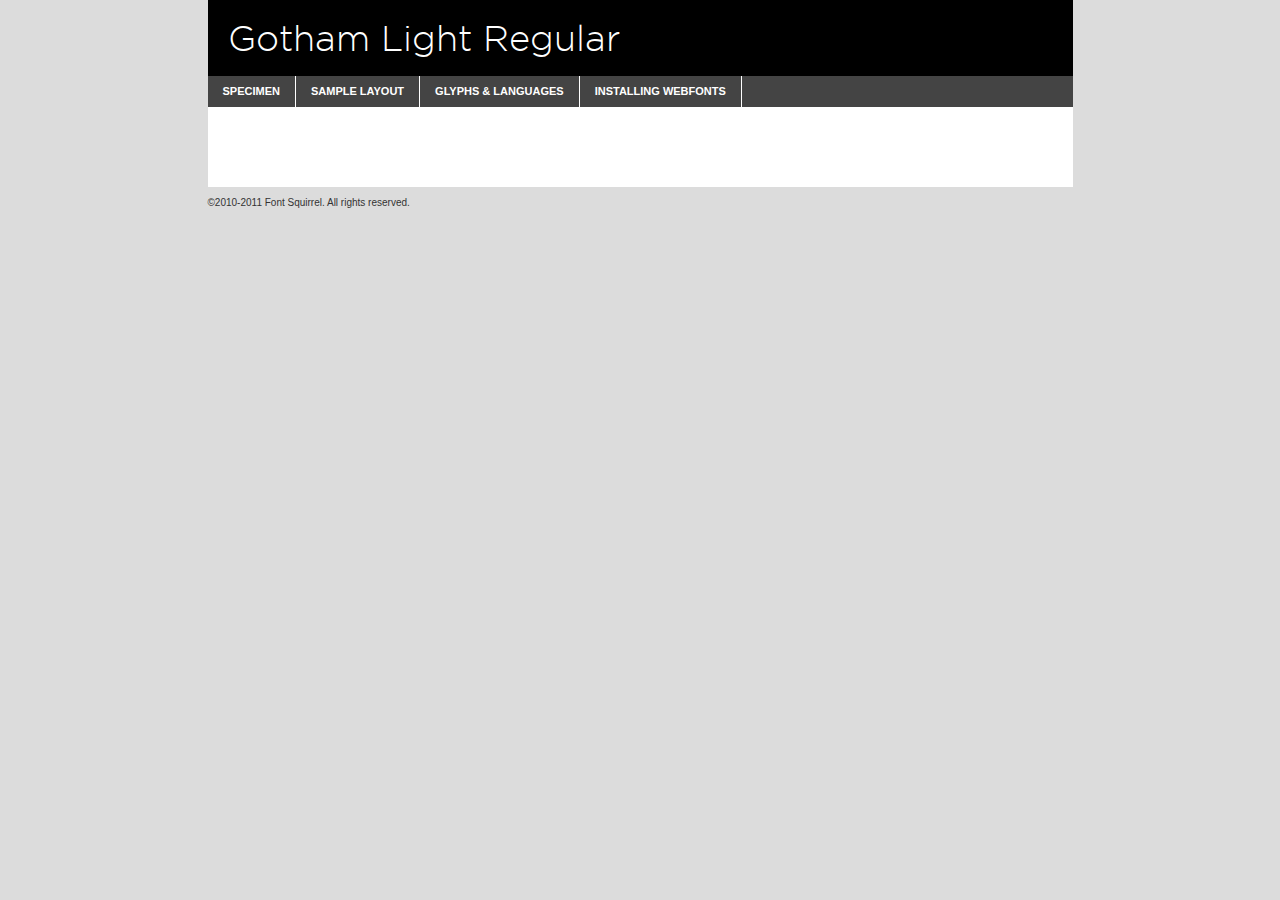
<file: font/gotham-light-demo.html>
<!DOCTYPE html PUBLIC "-//W3C//DTD XHTML 1.0 Transitional//EN"
	"http://www.w3.org/TR/xhtml1/DTD/xhtml1-transitional.dtd">

<html xmlns="http://www.w3.org/1999/xhtml" xml:lang="en" lang="en">
<head>
	<meta http-equiv="Content-Type" content="text/html; charset=utf-8" />
	<script src="http://ajax.googleapis.com/ajax/libs/jquery/1.7.2/jquery.min.js" type="text/javascript" charset="utf-8"></script>
	<script src="specimen_files/easytabs.js" type="text/javascript" charset="utf-8"></script>
	<link rel="stylesheet" href="specimen_files/specimen_stylesheet.css" type="text/css" charset="utf-8" />
	<link rel="stylesheet" href="stylesheet.css" type="text/css" charset="utf-8" />

	<style type="text/css">
					body{
				font-family: 'gothamlight';
							}
		</style>

	<title>Gotham Light Regular Specimen</title>
	
	
	<script type="text/javascript" charset="utf-8">
		$(document).ready(function() {
			$('#container').easyTabs({defaultContent:1});
		});
	</script>
</head>

<body>
<div id="container">
	<div id="header">
		Gotham Light Regular	</div>
	<ul class="tabs">
		<li><a href="#specimen">Specimen</a></li>
		<li><a href="#layout">Sample Layout</a></li>
				<li><a href="#glyphs">Glyphs &amp; Languages</a></li>
		<li><a href="#installing">Installing Webfonts</a></li>
		
	</ul>
	
	<div id="main_content">

		
			<div id="specimen">
		
				<div class="section">
					<div class="grid12 firstcol">
						<div class="huge">AaBb</div>
					</div>
				</div>
		
				<div class="section">
					<div class="glyph_range">A&#x200B;B&#x200b;C&#x200b;D&#x200b;E&#x200b;F&#x200b;G&#x200b;H&#x200b;I&#x200b;J&#x200b;K&#x200b;L&#x200b;M&#x200b;N&#x200b;O&#x200b;P&#x200b;Q&#x200b;R&#x200b;S&#x200b;T&#x200b;U&#x200b;V&#x200b;W&#x200b;X&#x200b;Y&#x200b;Z&#x200b;a&#x200b;b&#x200b;c&#x200b;d&#x200b;e&#x200b;f&#x200b;g&#x200b;h&#x200b;i&#x200b;j&#x200b;k&#x200b;l&#x200b;m&#x200b;n&#x200b;o&#x200b;p&#x200b;q&#x200b;r&#x200b;s&#x200b;t&#x200b;u&#x200b;v&#x200b;w&#x200b;x&#x200b;y&#x200b;z&#x200b;1&#x200b;2&#x200b;3&#x200b;4&#x200b;5&#x200b;6&#x200b;7&#x200b;8&#x200b;9&#x200b;0&#x200b;&amp;&#x200b;.&#x200b;,&#x200b;?&#x200b;!&#x200b;&#64;&#x200b;(&#x200b;)&#x200b;#&#x200b;$&#x200b;%&#x200b;*&#x200b;+&#x200b;-&#x200b;=&#x200b;:&#x200b;;</div>
				</div>
				<div class="section">
					<div class="grid12 firstcol">
						<table class="sample_table">
							<tr><td>10</td><td class="size10">abcdefghijklmnopqrstuvwxyzABCDEFGHIJKLMNOPQRSTUVWXYZ0123456789abcdefghijklmnopqrstuvwxyzABCDEFGHIJKLMNOPQRSTUVWXYZ0123456789abcdefghijklmnopqrstuvwxyzABCDEFGHIJKLMNOPQRSTUVWXYZ</td></tr>
							<tr><td>11</td><td class="size11">abcdefghijklmnopqrstuvwxyzABCDEFGHIJKLMNOPQRSTUVWXYZ0123456789abcdefghijklmnopqrstuvwxyzABCDEFGHIJKLMNOPQRSTUVWXYZ0123456789abcdefghijklmnopqrstuvwxyzABCDEFGHIJKLMNOPQRSTUVWXYZ</td></tr>
							<tr><td>12</td><td class="size12">abcdefghijklmnopqrstuvwxyzABCDEFGHIJKLMNOPQRSTUVWXYZ0123456789abcdefghijklmnopqrstuvwxyzABCDEFGHIJKLMNOPQRSTUVWXYZ0123456789abcdefghijklmnopqrstuvwxyzABCDEFGHIJKLMNOPQRSTUVWXYZ</td></tr>
							<tr><td>13</td><td class="size13">abcdefghijklmnopqrstuvwxyzABCDEFGHIJKLMNOPQRSTUVWXYZ0123456789abcdefghijklmnopqrstuvwxyzABCDEFGHIJKLMNOPQRSTUVWXYZ0123456789abcdefghijklmnopqrstuvwxyzABCDEFGHIJKLMNOPQRSTUVWXYZ</td></tr>
							<tr><td>14</td><td class="size14">abcdefghijklmnopqrstuvwxyzABCDEFGHIJKLMNOPQRSTUVWXYZ0123456789abcdefghijklmnopqrstuvwxyzABCDEFGHIJKLMNOPQRSTUVWXYZ0123456789abcdefghijklmnopqrstuvwxyzABCDEFGHIJKLMNOPQRSTUVWXYZ</td></tr>
							<tr><td>16</td><td class="size16">abcdefghijklmnopqrstuvwxyzABCDEFGHIJKLMNOPQRSTUVWXYZ0123456789abcdefghijklmnopqrstuvwxyzABCDEFGHIJKLMNOPQRSTUVWXYZ</td></tr>
							<tr><td>18</td><td class="size18">abcdefghijklmnopqrstuvwxyzABCDEFGHIJKLMNOPQRSTUVWXYZ0123456789abcdefghijklmnopqrstuvwxyzABCDEFGHIJKLMNOPQRSTUVWXYZ</td></tr>
							<tr><td>20</td><td class="size20">abcdefghijklmnopqrstuvwxyzABCDEFGHIJKLMNOPQRSTUVWXYZ0123456789abcdefghijklmnopqrstuvwxyzABCDEFGHIJKLMNOPQRSTUVWXYZ</td></tr>
							<tr><td>24</td><td class="size24">abcdefghijklmnopqrstuvwxyzABCDEFGHIJKLMNOPQRSTUVWXYZ0123456789abcdefghijklmnopqrstuvwxyzABCDEFGHIJKLMNOPQRSTUVWXYZ</td></tr>
							<tr><td>30</td><td class="size30">abcdefghijklmnopqrstuvwxyzABCDEFGHIJKLMNOPQRSTUVWXYZ0123456789abcdefghijklmnopqrstuvwxyzABCDEFGHIJKLMNOPQRSTUVWXYZ</td></tr>
							<tr><td>36</td><td class="size36">abcdefghijklmnopqrstuvwxyzABCDEFGHIJKLMNOPQRSTUVWXYZ0123456789abcdefghijklmnopqrstuvwxyzABCDEFGHIJKLMNOPQRSTUVWXYZ</td></tr>
							<tr><td>48</td><td class="size48">abcdefghijklmnopqrstuvwxyzABCDEFGHIJKLMNOPQRSTUVWXYZ0123456789abcdefghijklmnopqrstuvwxyzABCDEFGHIJKLMNOPQRSTUVWXYZ</td></tr>
							<tr><td>60</td><td class="size60">abcdefghijklmnopqrstuvwxyzABCDEFGHIJKLMNOPQRSTUVWXYZ0123456789abcdefghijklmnopqrstuvwxyzABCDEFGHIJKLMNOPQRSTUVWXYZ</td></tr>
							<tr><td>72</td><td class="size72">abcdefghijklmnopqrstuvwxyzABCDEFGHIJKLMNOPQRSTUVWXYZ0123456789abcdefghijklmnopqrstuvwxyzABCDEFGHIJKLMNOPQRSTUVWXYZ</td></tr>
							<tr><td>90</td><td class="size90">abcdefghijklmnopqrstuvwxyzABCDEFGHIJKLMNOPQRSTUVWXYZ0123456789abcdefghijklmnopqrstuvwxyzABCDEFGHIJKLMNOPQRSTUVWXYZ</td></tr>
						</table>
				
					</div>
			
				</div>
		
		
		
								<div class="section" id="bodycomparison">


										<div id="xheight">
				<div class="fontbody">&#x25FC;&#x25FC;&#x25FC;&#x25FC;&#x25FC;&#x25FC;&#x25FC;&#x25FC;&#x25FC;&#x25FC;&#x25FC;&#x25FC;&#x25FC;&#x25FC;&#x25FC;&#x25FC;&#x25FC;&#x25FC;&#x25FC;&#x25FC;&#x25FC;&#x25FC;&#x25FC;&#x25FC;&#x25FC;&#x25FC;&#x25FC;&#x25FC;&#x25FC;&#x25FC;&#x25FC;&#x25FC;&#x25FC;&#x25FC;&#x25FC;&#x25FC;&#x25FC;&#x25FC;&#x25FC;&#x25FC;&#x25FC;&#x25FC;&#x25FC;&#x25FC;&#x25FC;&#x25FC;&#x25FC;&#x25FC;&#x25FC;&#x25FC;&#x25FC;&#x25FC;&#x25FC;&#x25FC;&#x25FC;&#x25FC;&#x25FC;&#x25FC;&#x25FC;&#x25FC;&#x25FC;&#x25FC;&#x25FC;&#x25FC;&#x25FC;&#x25FC;&#x25FC;&#x25FC;&#x25FC;&#x25FC;&#x25FC;&#x25FC;&#x25FC;&#x25FC;&#x25FC;&#x25FC;&#x25FC;&#x25FC;&#x25FC;&#x25FC;&#x25FC;&#x25FC;&#x25FC;&#x25FC;&#x25FC;&#x25FC;&#x25FC;&#x25FC;&#x25FC;&#x25FC;&#x25FC;&#x25FC;&#x25FC;&#x25FC;&#x25FC;&#x25FC;&#x25FC;&#x25FC;&#x25FC;body</div><div class="arialbody">body</div><div class="verdanabody">body</div><div class="georgiabody">body</div></div>
										<div class="fontbody" style="z-index:1">
											body<span>Gotham Light Regular</span>
										</div>
										<div class="arialbody" style="z-index:1">
											body<span>Arial</span>
										</div>
										<div class="verdanabody" style="z-index:1">
											body<span>Verdana</span>
										</div>
										<div class="georgiabody" style="z-index:1">
											body<span>Georgia</span>
										</div>



								</div>
		
		
				<div class="section psample psample_row1" id="">
					
					<div class="grid2 firstcol">
						<p class="size10"><span>10.</span>Aenean lacinia bibendum nulla sed consectetur. Fusce dapibus, tellus ac cursus commodo, tortor mauris condimentum nibh, ut fermentum massa justo sit amet risus. Nullam id dolor id nibh ultricies vehicula ut id elit. Cum sociis natoque penatibus et magnis dis parturient montes, nascetur ridiculus mus. Nulla vitae elit libero, a pharetra augue.</p>
			
					</div>
					<div class="grid3">
						<p class="size11"><span>11.</span>Aenean lacinia bibendum nulla sed consectetur. Fusce dapibus, tellus ac cursus commodo, tortor mauris condimentum nibh, ut fermentum massa justo sit amet risus. Nullam id dolor id nibh ultricies vehicula ut id elit. Cum sociis natoque penatibus et magnis dis parturient montes, nascetur ridiculus mus. Nulla vitae elit libero, a pharetra augue.</p>
			
					</div>
					<div class="grid3">
						<p class="size12"><span>12.</span>Aenean lacinia bibendum nulla sed consectetur. Fusce dapibus, tellus ac cursus commodo, tortor mauris condimentum nibh, ut fermentum massa justo sit amet risus. Nullam id dolor id nibh ultricies vehicula ut id elit. Cum sociis natoque penatibus et magnis dis parturient montes, nascetur ridiculus mus. Nulla vitae elit libero, a pharetra augue.</p>
			
					</div>
					<div class="grid4">
						<p class="size13"><span>13.</span>Aenean lacinia bibendum nulla sed consectetur. Fusce dapibus, tellus ac cursus commodo, tortor mauris condimentum nibh, ut fermentum massa justo sit amet risus. Nullam id dolor id nibh ultricies vehicula ut id elit. Cum sociis natoque penatibus et magnis dis parturient montes, nascetur ridiculus mus. Nulla vitae elit libero, a pharetra augue.</p>
			
					</div>
					<div class="white_blend"></div>
					
				</div>
				<div class="section psample psample_row2" id="">
					<div class="grid3 firstcol">
						<p class="size14"><span>14.</span>Aenean lacinia bibendum nulla sed consectetur. Fusce dapibus, tellus ac cursus commodo, tortor mauris condimentum nibh, ut fermentum massa justo sit amet risus. Nullam id dolor id nibh ultricies vehicula ut id elit. Cum sociis natoque penatibus et magnis dis parturient montes, nascetur ridiculus mus. Nulla vitae elit libero, a pharetra augue.</p>
			
					</div>
					<div class="grid4">
						<p class="size16"><span>16.</span>Aenean lacinia bibendum nulla sed consectetur. Fusce dapibus, tellus ac cursus commodo, tortor mauris condimentum nibh, ut fermentum massa justo sit amet risus. Nullam id dolor id nibh ultricies vehicula ut id elit. Cum sociis natoque penatibus et magnis dis parturient montes, nascetur ridiculus mus. Nulla vitae elit libero, a pharetra augue.</p>
			
					</div>
					<div class="grid5">
						<p class="size18"><span>18.</span>Aenean lacinia bibendum nulla sed consectetur. Fusce dapibus, tellus ac cursus commodo, tortor mauris condimentum nibh, ut fermentum massa justo sit amet risus. Nullam id dolor id nibh ultricies vehicula ut id elit. Cum sociis natoque penatibus et magnis dis parturient montes, nascetur ridiculus mus. Nulla vitae elit libero, a pharetra augue.</p>
			
					</div>

					<div class="white_blend"></div>

				</div>
				
				<div class="section psample psample_row3" id="">
					<div class="grid5 firstcol">
						<p class="size20"><span>20.</span>Aenean lacinia bibendum nulla sed consectetur. Fusce dapibus, tellus ac cursus commodo, tortor mauris condimentum nibh, ut fermentum massa justo sit amet risus. Nullam id dolor id nibh ultricies vehicula ut id elit. Cum sociis natoque penatibus et magnis dis parturient montes, nascetur ridiculus mus. Nulla vitae elit libero, a pharetra augue.</p>
					</div>
					<div class="grid7">
						<p class="size24"><span>24.</span>Aenean lacinia bibendum nulla sed consectetur. Fusce dapibus, tellus ac cursus commodo, tortor mauris condimentum nibh, ut fermentum massa justo sit amet risus. Nullam id dolor id nibh ultricies vehicula ut id elit. Cum sociis natoque penatibus et magnis dis parturient montes, nascetur ridiculus mus. Nulla vitae elit libero, a pharetra augue.</p>
					</div>
					
					<div class="white_blend"></div>
					
				</div>
				
				<div class="section psample psample_row4" id="">
					<div class="grid12 firstcol">
						<p class="size30"><span>30.</span>Aenean lacinia bibendum nulla sed consectetur. Fusce dapibus, tellus ac cursus commodo, tortor mauris condimentum nibh, ut fermentum massa justo sit amet risus. Nullam id dolor id nibh ultricies vehicula ut id elit. Cum sociis natoque penatibus et magnis dis parturient montes, nascetur ridiculus mus. Nulla vitae elit libero, a pharetra augue.</p>
					</div>
					<div class="white_blend"></div>
					
				</div>
				
				
				
				<div class="section psample psample_row1 fullreverse">
					<div class="grid2 firstcol">
						<p class="size10"><span>10.</span>Aenean lacinia bibendum nulla sed consectetur. Fusce dapibus, tellus ac cursus commodo, tortor mauris condimentum nibh, ut fermentum massa justo sit amet risus. Nullam id dolor id nibh ultricies vehicula ut id elit. Cum sociis natoque penatibus et magnis dis parturient montes, nascetur ridiculus mus. Nulla vitae elit libero, a pharetra augue.</p>
			
					</div>
					<div class="grid3">
						<p class="size11"><span>11.</span>Aenean lacinia bibendum nulla sed consectetur. Fusce dapibus, tellus ac cursus commodo, tortor mauris condimentum nibh, ut fermentum massa justo sit amet risus. Nullam id dolor id nibh ultricies vehicula ut id elit. Cum sociis natoque penatibus et magnis dis parturient montes, nascetur ridiculus mus. Nulla vitae elit libero, a pharetra augue.</p>
			
					</div>
					<div class="grid3">
						<p class="size12"><span>12.</span>Aenean lacinia bibendum nulla sed consectetur. Fusce dapibus, tellus ac cursus commodo, tortor mauris condimentum nibh, ut fermentum massa justo sit amet risus. Nullam id dolor id nibh ultricies vehicula ut id elit. Cum sociis natoque penatibus et magnis dis parturient montes, nascetur ridiculus mus. Nulla vitae elit libero, a pharetra augue.</p>
			
					</div>
					<div class="grid4">
						<p class="size13"><span>13.</span>Aenean lacinia bibendum nulla sed consectetur. Fusce dapibus, tellus ac cursus commodo, tortor mauris condimentum nibh, ut fermentum massa justo sit amet risus. Nullam id dolor id nibh ultricies vehicula ut id elit. Cum sociis natoque penatibus et magnis dis parturient montes, nascetur ridiculus mus. Nulla vitae elit libero, a pharetra augue.</p>
			
					</div>
					<div class="black_blend"></div>
					
				</div>
				
				<div class="section psample psample_row2 fullreverse">
					<div class="grid3 firstcol">
						<p class="size14"><span>14.</span>Aenean lacinia bibendum nulla sed consectetur. Fusce dapibus, tellus ac cursus commodo, tortor mauris condimentum nibh, ut fermentum massa justo sit amet risus. Nullam id dolor id nibh ultricies vehicula ut id elit. Cum sociis natoque penatibus et magnis dis parturient montes, nascetur ridiculus mus. Nulla vitae elit libero, a pharetra augue.</p>
			
					</div>
					<div class="grid4">
						<p class="size16"><span>16.</span>Aenean lacinia bibendum nulla sed consectetur. Fusce dapibus, tellus ac cursus commodo, tortor mauris condimentum nibh, ut fermentum massa justo sit amet risus. Nullam id dolor id nibh ultricies vehicula ut id elit. Cum sociis natoque penatibus et magnis dis parturient montes, nascetur ridiculus mus. Nulla vitae elit libero, a pharetra augue.</p>
			
					</div>
					<div class="grid5">
						<p class="size18"><span>18.</span>Aenean lacinia bibendum nulla sed consectetur. Fusce dapibus, tellus ac cursus commodo, tortor mauris condimentum nibh, ut fermentum massa justo sit amet risus. Nullam id dolor id nibh ultricies vehicula ut id elit. Cum sociis natoque penatibus et magnis dis parturient montes, nascetur ridiculus mus. Nulla vitae elit libero, a pharetra augue.</p>
			
					</div>
					<div class="black_blend"></div>

				</div>
				
				<div class="section psample fullreverse psample_row3" id="">
					<div class="grid5 firstcol">
						<p class="size20"><span>20.</span>Aenean lacinia bibendum nulla sed consectetur. Fusce dapibus, tellus ac cursus commodo, tortor mauris condimentum nibh, ut fermentum massa justo sit amet risus. Nullam id dolor id nibh ultricies vehicula ut id elit. Cum sociis natoque penatibus et magnis dis parturient montes, nascetur ridiculus mus. Nulla vitae elit libero, a pharetra augue.</p>
					</div>
					<div class="grid7">
						<p class="size24"><span>24.</span>Aenean lacinia bibendum nulla sed consectetur. Fusce dapibus, tellus ac cursus commodo, tortor mauris condimentum nibh, ut fermentum massa justo sit amet risus. Nullam id dolor id nibh ultricies vehicula ut id elit. Cum sociis natoque penatibus et magnis dis parturient montes, nascetur ridiculus mus. Nulla vitae elit libero, a pharetra augue.</p>
					</div>
					
					<div class="black_blend"></div>
					
				</div>
				
				<div class="section psample fullreverse psample_row4" id="" style="border-bottom: 20px #000 solid;">
					<div class="grid12 firstcol">
						<p class="size30"><span>30.</span>Aenean lacinia bibendum nulla sed consectetur. Fusce dapibus, tellus ac cursus commodo, tortor mauris condimentum nibh, ut fermentum massa justo sit amet risus. Nullam id dolor id nibh ultricies vehicula ut id elit. Cum sociis natoque penatibus et magnis dis parturient montes, nascetur ridiculus mus. Nulla vitae elit libero, a pharetra augue.</p>
					</div>
					<div class="black_blend"></div>
					
				</div>
				
				
				
				
			</div>
			
			<div id="layout">
				
				<div class="section">
					
					<div class="grid12 firstcol">
						<h1>Lorem Ipsum Dolor</h1>
						<h2>Etiam porta sem malesuada magna mollis euismod</h2>
						
						<p class="byline">By <a href="#link">Aenean Lacinia</a></p>
					</div>
				</div>
				<div class="section">
					<div class="grid8 firstcol">
						<p class="large">Donec sed odio dui. Morbi leo risus, porta ac consectetur ac, vestibulum at eros. Fusce dapibus, tellus ac cursus commodo, tortor mauris condimentum nibh, ut fermentum massa justo sit amet risus. </p>

						
						<h3>Pellentesque ornare sem</h3>

						<p>Maecenas sed diam eget risus varius blandit sit amet non magna. Maecenas faucibus mollis interdum. Donec ullamcorper nulla non metus auctor fringilla. Nullam id dolor id nibh ultricies vehicula ut id elit. Nullam id dolor id nibh ultricies vehicula ut id elit. </p>

						<p>Aenean eu leo quam. Pellentesque ornare sem lacinia quam venenatis vestibulum. Lorem ipsum dolor sit amet, consectetur adipiscing elit. Cum sociis natoque penatibus et magnis dis parturient montes, nascetur ridiculus mus. </p>

						<p>Nulla vitae elit libero, a pharetra augue. Praesent commodo cursus magna, vel scelerisque nisl consectetur et. Aenean lacinia bibendum nulla sed consectetur. </p>

						<p>Nullam quis risus eget urna mollis ornare vel eu leo. Nullam quis risus eget urna mollis ornare vel eu leo. Maecenas sed diam eget risus varius blandit sit amet non magna. Donec ullamcorper nulla non metus auctor fringilla. </p>

						<h3>Cras mattis consectetur</h3>

						<p>Aenean eu leo quam. Pellentesque ornare sem lacinia quam venenatis vestibulum. Aenean lacinia bibendum nulla sed consectetur. Integer posuere erat a ante venenatis dapibus posuere velit aliquet. Cras mattis consectetur purus sit amet fermentum. </p>

						<p>Nullam id dolor id nibh ultricies vehicula ut id elit. Nullam quis risus eget urna mollis ornare vel eu leo. Cras mattis consectetur purus sit amet fermentum.</p>
					</div>
					
					<div class="grid4 sidebar">
						
						<div class="box reverse">
							<p class="last">Nullam quis risus eget urna mollis ornare vel eu leo. Donec ullamcorper nulla non metus auctor fringilla. Cras mattis consectetur purus sit amet fermentum. Sed posuere consectetur est at lobortis. Lorem ipsum dolor sit amet, consectetur adipiscing elit. </p>
						</div>
						
						<p class="caption">Maecenas sed diam eget risus varius.</p>

						<p>Vestibulum id ligula porta felis euismod semper. Integer posuere erat a ante venenatis dapibus posuere velit aliquet. Vestibulum id ligula porta felis euismod semper. Sed posuere consectetur est at lobortis. Maecenas sed diam eget risus varius blandit sit amet non magna. Fusce dapibus, tellus ac cursus commodo, tortor mauris condimentum nibh, ut fermentum massa justo sit amet risus. </p>

					

						<p>Duis mollis, est non commodo luctus, nisi erat porttitor ligula, eget lacinia odio sem nec elit. Aenean lacinia bibendum nulla sed consectetur. Vivamus sagittis lacus vel augue laoreet rutrum faucibus dolor auctor. Aenean lacinia bibendum nulla sed consectetur. Nullam quis risus eget urna mollis ornare vel eu leo. </p>

						<p>Praesent commodo cursus magna, vel scelerisque nisl consectetur et. Donec ullamcorper nulla non metus auctor fringilla. Maecenas faucibus mollis interdum. Fusce dapibus, tellus ac cursus commodo, tortor mauris condimentum nibh, ut fermentum massa justo sit amet risus. </p>

					</div>
				</div>
				
			</div>


			



		<div id="glyphs">
			<div class="section">
				<div class="grid12 firstcol">
			
				<h1>Language Support</h1>
				<p>The subset of Gotham Light Regular in this kit supports the following languages:<br />
			
					Albanian, Basque, Breton, Chamorro, Danish, Dutch, English, Faroese, Finnish, French, Frisian, Galician, German, Icelandic, Italian, Malagasy, Norwegian, Portuguese, Spanish, Swedish				</p>
				<h1>Glyph Chart</h1>
				<p>The subset of Gotham Light Regular in this kit includes all the glyphs listed below. Unicode entities are included above each glyph to help you insert individual characters into your layout.</p>
				<div id="glyph_chart">
			
																														 <div><p>&amp;#13;</p>&#13;</div>
																				 <div><p>&amp;#32;</p>&#32;</div>
																				 <div><p>&amp;#33;</p>&#33;</div>
																				 <div><p>&amp;#34;</p>&#34;</div>
																				 <div><p>&amp;#35;</p>&#35;</div>
																				 <div><p>&amp;#36;</p>&#36;</div>
																				 <div><p>&amp;#37;</p>&#37;</div>
																				 <div><p>&amp;#38;</p>&#38;</div>
																				 <div><p>&amp;#39;</p>&#39;</div>
																				 <div><p>&amp;#40;</p>&#40;</div>
																				 <div><p>&amp;#41;</p>&#41;</div>
																				 <div><p>&amp;#42;</p>&#42;</div>
																				 <div><p>&amp;#43;</p>&#43;</div>
																				 <div><p>&amp;#44;</p>&#44;</div>
																				 <div><p>&amp;#45;</p>&#45;</div>
																				 <div><p>&amp;#46;</p>&#46;</div>
																				 <div><p>&amp;#47;</p>&#47;</div>
																				 <div><p>&amp;#48;</p>&#48;</div>
																				 <div><p>&amp;#49;</p>&#49;</div>
																				 <div><p>&amp;#50;</p>&#50;</div>
																				 <div><p>&amp;#51;</p>&#51;</div>
																				 <div><p>&amp;#52;</p>&#52;</div>
																				 <div><p>&amp;#53;</p>&#53;</div>
																				 <div><p>&amp;#54;</p>&#54;</div>
																				 <div><p>&amp;#55;</p>&#55;</div>
																				 <div><p>&amp;#56;</p>&#56;</div>
																				 <div><p>&amp;#57;</p>&#57;</div>
																				 <div><p>&amp;#58;</p>&#58;</div>
																				 <div><p>&amp;#59;</p>&#59;</div>
																				 <div><p>&amp;#60;</p>&#60;</div>
																				 <div><p>&amp;#61;</p>&#61;</div>
																				 <div><p>&amp;#62;</p>&#62;</div>
																				 <div><p>&amp;#63;</p>&#63;</div>
																				 <div><p>&amp;#64;</p>&#64;</div>
																				 <div><p>&amp;#65;</p>&#65;</div>
																				 <div><p>&amp;#66;</p>&#66;</div>
																				 <div><p>&amp;#67;</p>&#67;</div>
																				 <div><p>&amp;#68;</p>&#68;</div>
																				 <div><p>&amp;#69;</p>&#69;</div>
																				 <div><p>&amp;#70;</p>&#70;</div>
																				 <div><p>&amp;#71;</p>&#71;</div>
																				 <div><p>&amp;#72;</p>&#72;</div>
																				 <div><p>&amp;#73;</p>&#73;</div>
																				 <div><p>&amp;#74;</p>&#74;</div>
																				 <div><p>&amp;#75;</p>&#75;</div>
																				 <div><p>&amp;#76;</p>&#76;</div>
																				 <div><p>&amp;#77;</p>&#77;</div>
																				 <div><p>&amp;#78;</p>&#78;</div>
																				 <div><p>&amp;#79;</p>&#79;</div>
																				 <div><p>&amp;#80;</p>&#80;</div>
																				 <div><p>&amp;#81;</p>&#81;</div>
																				 <div><p>&amp;#82;</p>&#82;</div>
																				 <div><p>&amp;#83;</p>&#83;</div>
																				 <div><p>&amp;#84;</p>&#84;</div>
																				 <div><p>&amp;#85;</p>&#85;</div>
																				 <div><p>&amp;#86;</p>&#86;</div>
																				 <div><p>&amp;#87;</p>&#87;</div>
																				 <div><p>&amp;#88;</p>&#88;</div>
																				 <div><p>&amp;#89;</p>&#89;</div>
																				 <div><p>&amp;#90;</p>&#90;</div>
																				 <div><p>&amp;#91;</p>&#91;</div>
																				 <div><p>&amp;#92;</p>&#92;</div>
																				 <div><p>&amp;#93;</p>&#93;</div>
																				 <div><p>&amp;#94;</p>&#94;</div>
																				 <div><p>&amp;#95;</p>&#95;</div>
																				 <div><p>&amp;#96;</p>&#96;</div>
																				 <div><p>&amp;#97;</p>&#97;</div>
																				 <div><p>&amp;#98;</p>&#98;</div>
																				 <div><p>&amp;#99;</p>&#99;</div>
																				 <div><p>&amp;#100;</p>&#100;</div>
																				 <div><p>&amp;#101;</p>&#101;</div>
																				 <div><p>&amp;#102;</p>&#102;</div>
																				 <div><p>&amp;#103;</p>&#103;</div>
																				 <div><p>&amp;#104;</p>&#104;</div>
																				 <div><p>&amp;#105;</p>&#105;</div>
																				 <div><p>&amp;#106;</p>&#106;</div>
																				 <div><p>&amp;#107;</p>&#107;</div>
																				 <div><p>&amp;#108;</p>&#108;</div>
																				 <div><p>&amp;#109;</p>&#109;</div>
																				 <div><p>&amp;#110;</p>&#110;</div>
																				 <div><p>&amp;#111;</p>&#111;</div>
																				 <div><p>&amp;#112;</p>&#112;</div>
																				 <div><p>&amp;#113;</p>&#113;</div>
																				 <div><p>&amp;#114;</p>&#114;</div>
																				 <div><p>&amp;#115;</p>&#115;</div>
																				 <div><p>&amp;#116;</p>&#116;</div>
																				 <div><p>&amp;#117;</p>&#117;</div>
																				 <div><p>&amp;#118;</p>&#118;</div>
																				 <div><p>&amp;#119;</p>&#119;</div>
																				 <div><p>&amp;#120;</p>&#120;</div>
																				 <div><p>&amp;#121;</p>&#121;</div>
																				 <div><p>&amp;#122;</p>&#122;</div>
																				 <div><p>&amp;#123;</p>&#123;</div>
																				 <div><p>&amp;#124;</p>&#124;</div>
																				 <div><p>&amp;#125;</p>&#125;</div>
																				 <div><p>&amp;#126;</p>&#126;</div>
																				 <div><p>&amp;#160;</p>&#160;</div>
																				 <div><p>&amp;#161;</p>&#161;</div>
																				 <div><p>&amp;#162;</p>&#162;</div>
																				 <div><p>&amp;#163;</p>&#163;</div>
																				 <div><p>&amp;#165;</p>&#165;</div>
																				 <div><p>&amp;#167;</p>&#167;</div>
																				 <div><p>&amp;#168;</p>&#168;</div>
																				 <div><p>&amp;#169;</p>&#169;</div>
																				 <div><p>&amp;#170;</p>&#170;</div>
																				 <div><p>&amp;#171;</p>&#171;</div>
																				 <div><p>&amp;#173;</p>&#173;</div>
																				 <div><p>&amp;#174;</p>&#174;</div>
																				 <div><p>&amp;#175;</p>&#175;</div>
																				 <div><p>&amp;#176;</p>&#176;</div>
																				 <div><p>&amp;#177;</p>&#177;</div>
																				 <div><p>&amp;#180;</p>&#180;</div>
																				 <div><p>&amp;#182;</p>&#182;</div>
																				 <div><p>&amp;#183;</p>&#183;</div>
																				 <div><p>&amp;#184;</p>&#184;</div>
																				 <div><p>&amp;#186;</p>&#186;</div>
																				 <div><p>&amp;#187;</p>&#187;</div>
																				 <div><p>&amp;#191;</p>&#191;</div>
																				 <div><p>&amp;#192;</p>&#192;</div>
																				 <div><p>&amp;#193;</p>&#193;</div>
																				 <div><p>&amp;#194;</p>&#194;</div>
																				 <div><p>&amp;#195;</p>&#195;</div>
																				 <div><p>&amp;#196;</p>&#196;</div>
																				 <div><p>&amp;#197;</p>&#197;</div>
																				 <div><p>&amp;#198;</p>&#198;</div>
																				 <div><p>&amp;#199;</p>&#199;</div>
																				 <div><p>&amp;#200;</p>&#200;</div>
																				 <div><p>&amp;#201;</p>&#201;</div>
																				 <div><p>&amp;#202;</p>&#202;</div>
																				 <div><p>&amp;#203;</p>&#203;</div>
																				 <div><p>&amp;#204;</p>&#204;</div>
																				 <div><p>&amp;#205;</p>&#205;</div>
																				 <div><p>&amp;#206;</p>&#206;</div>
																				 <div><p>&amp;#207;</p>&#207;</div>
																				 <div><p>&amp;#208;</p>&#208;</div>
																				 <div><p>&amp;#209;</p>&#209;</div>
																				 <div><p>&amp;#210;</p>&#210;</div>
																				 <div><p>&amp;#211;</p>&#211;</div>
																				 <div><p>&amp;#212;</p>&#212;</div>
																				 <div><p>&amp;#213;</p>&#213;</div>
																				 <div><p>&amp;#214;</p>&#214;</div>
																				 <div><p>&amp;#215;</p>&#215;</div>
																				 <div><p>&amp;#216;</p>&#216;</div>
																				 <div><p>&amp;#217;</p>&#217;</div>
																				 <div><p>&amp;#218;</p>&#218;</div>
																				 <div><p>&amp;#219;</p>&#219;</div>
																				 <div><p>&amp;#220;</p>&#220;</div>
																				 <div><p>&amp;#221;</p>&#221;</div>
																				 <div><p>&amp;#222;</p>&#222;</div>
																				 <div><p>&amp;#223;</p>&#223;</div>
																				 <div><p>&amp;#224;</p>&#224;</div>
																				 <div><p>&amp;#225;</p>&#225;</div>
																				 <div><p>&amp;#226;</p>&#226;</div>
																				 <div><p>&amp;#227;</p>&#227;</div>
																				 <div><p>&amp;#228;</p>&#228;</div>
																				 <div><p>&amp;#229;</p>&#229;</div>
																				 <div><p>&amp;#230;</p>&#230;</div>
																				 <div><p>&amp;#231;</p>&#231;</div>
																				 <div><p>&amp;#232;</p>&#232;</div>
																				 <div><p>&amp;#233;</p>&#233;</div>
																				 <div><p>&amp;#234;</p>&#234;</div>
																				 <div><p>&amp;#235;</p>&#235;</div>
																				 <div><p>&amp;#236;</p>&#236;</div>
																				 <div><p>&amp;#237;</p>&#237;</div>
																				 <div><p>&amp;#238;</p>&#238;</div>
																				 <div><p>&amp;#239;</p>&#239;</div>
																				 <div><p>&amp;#240;</p>&#240;</div>
																				 <div><p>&amp;#241;</p>&#241;</div>
																				 <div><p>&amp;#242;</p>&#242;</div>
																				 <div><p>&amp;#243;</p>&#243;</div>
																				 <div><p>&amp;#244;</p>&#244;</div>
																				 <div><p>&amp;#245;</p>&#245;</div>
																				 <div><p>&amp;#246;</p>&#246;</div>
																				 <div><p>&amp;#247;</p>&#247;</div>
																				 <div><p>&amp;#248;</p>&#248;</div>
																				 <div><p>&amp;#249;</p>&#249;</div>
																				 <div><p>&amp;#250;</p>&#250;</div>
																				 <div><p>&amp;#251;</p>&#251;</div>
																				 <div><p>&amp;#252;</p>&#252;</div>
																				 <div><p>&amp;#253;</p>&#253;</div>
																				 <div><p>&amp;#254;</p>&#254;</div>
																				 <div><p>&amp;#255;</p>&#255;</div>
																				 <div><p>&amp;#338;</p>&#338;</div>
																				 <div><p>&amp;#339;</p>&#339;</div>
																				 <div><p>&amp;#376;</p>&#376;</div>
																				 <div><p>&amp;#710;</p>&#710;</div>
																				 <div><p>&amp;#732;</p>&#732;</div>
																				 <div><p>&amp;#8192;</p>&#8192;</div>
																				 <div><p>&amp;#8193;</p>&#8193;</div>
																				 <div><p>&amp;#8194;</p>&#8194;</div>
																				 <div><p>&amp;#8195;</p>&#8195;</div>
																				 <div><p>&amp;#8196;</p>&#8196;</div>
																				 <div><p>&amp;#8197;</p>&#8197;</div>
																				 <div><p>&amp;#8198;</p>&#8198;</div>
																				 <div><p>&amp;#8199;</p>&#8199;</div>
																				 <div><p>&amp;#8200;</p>&#8200;</div>
																				 <div><p>&amp;#8201;</p>&#8201;</div>
																				 <div><p>&amp;#8202;</p>&#8202;</div>
																				 <div><p>&amp;#8208;</p>&#8208;</div>
																				 <div><p>&amp;#8209;</p>&#8209;</div>
																				 <div><p>&amp;#8210;</p>&#8210;</div>
																				 <div><p>&amp;#8211;</p>&#8211;</div>
																				 <div><p>&amp;#8212;</p>&#8212;</div>
																				 <div><p>&amp;#8216;</p>&#8216;</div>
																				 <div><p>&amp;#8217;</p>&#8217;</div>
																				 <div><p>&amp;#8218;</p>&#8218;</div>
																				 <div><p>&amp;#8220;</p>&#8220;</div>
																				 <div><p>&amp;#8221;</p>&#8221;</div>
																				 <div><p>&amp;#8222;</p>&#8222;</div>
																				 <div><p>&amp;#8226;</p>&#8226;</div>
																				 <div><p>&amp;#8230;</p>&#8230;</div>
																				 <div><p>&amp;#8239;</p>&#8239;</div>
																				 <div><p>&amp;#8249;</p>&#8249;</div>
																				 <div><p>&amp;#8250;</p>&#8250;</div>
																				 <div><p>&amp;#8287;</p>&#8287;</div>
																				 <div><p>&amp;#8364;</p>&#8364;</div>
																				 <div><p>&amp;#8482;</p>&#8482;</div>
																				 <div><p>&amp;#9724;</p>&#9724;</div>
																				 <div><p>&amp;#64257;</p>&#64257;</div>
																				 <div><p>&amp;#64258;</p>&#64258;</div>
																				 <div><p>&amp;#64259;</p>&#64259;</div>
																				 <div><p>&amp;#64260;</p>&#64260;</div>
																												</div>	
				</div>
		
		
			</div>
		</div>
		
		
		<div id="specs">
			
		</div>
	
		<div id="installing">
			<div class="section">
				<div class="grid7 firstcol">
					<h1>Installing Webfonts</h1>
					
					<p>Webfonts are supported by all major browser platforms but not all in the same way. There are currently four different font formats that must be included in order to target all browsers. This includes TTF, WOFF, EOT and SVG.</p>
					
					<h2>1. Upload your webfonts</h2>
					<p>You must upload your webfont kit to your website. They should be in or near the same directory as your CSS files.</p>
					
					<h2>2. Include the webfont stylesheet</h2>
					<p>A special CSS @font-face declaration helps the various browsers select the appropriate font it needs without causing you a bunch of headaches. Learn more about this syntax by reading the <a href="http://www.fontspring.com/blog/further-hardening-of-the-bulletproof-syntax">Fontspring blog post</a> about it. The code for it is as follows:</p>


<code>
@font-face{ 
	font-family: 'MyWebFont';
	src: url('WebFont.eot');
	src: url('WebFont.eot?#iefix') format('embedded-opentype'),
	     url('WebFont.woff') format('woff'),
	     url('WebFont.ttf') format('truetype'),
	     url('WebFont.svg#webfont') format('svg');
}
</code>

	<p>We've already gone ahead and generated the code for you. All you have to do is link to the stylesheet in your HTML, like this:</p>
	<code>&lt;link rel=&quot;stylesheet&quot; href=&quot;stylesheet.css&quot; type=&quot;text/css&quot; charset=&quot;utf-8&quot; /&gt;</code>

					<h2>3. Modify your own stylesheet</h2>
					<p>To take advantage of your new fonts, you must tell your stylesheet to use them. Look at the original @font-face declaration above and find the property called "font-family." The name linked there will be what you use to reference the font. Prepend that webfont name to the font stack in the "font-family" property, inside the selector you want to change. For example:</p>
<code>p { font-family: 'WebFont', Arial, sans-serif; }</code>

<h2>4. Test</h2>
<p>Getting webfonts to work cross-browser <em>can</em> be tricky. Use the information in the sidebar to help you if you find that fonts aren't loading in a particular browser.</p>
				</div>
				
				<div class="grid5 sidebar">
					<div class="box">
						<h2>Troubleshooting<br />Font-Face Problems</h2>
						<p>Having trouble getting your webfonts to load in your new website? Here are some tips to sort out what might be the problem.</p>

						<h3>Fonts not showing in any browser</h3>

						<p>This sounds like you need to work on the plumbing. You either did not upload the fonts to the correct directory, or you did not link the fonts properly in the CSS. If you've confirmed that all this is correct and you still have a problem, take a look at your .htaccess file and see if requests are getting intercepted.</p>

						<h3>Fonts not loading in iPhone or iPad</h3>

						<p>The most common problem here is that you are serving the fonts from an IIS server. IIS refuses to serve files that have unknown MIME types. If that is the case, you must set the MIME type for SVG to "image/svg+xml" in the server settings. Follow these instructions from Microsoft if you need help.</p>

						<h3>Fonts not loading in Firefox</h3>

						<p>The primary reason for this failure? You are still using a version Firefox older than 3.5. So upgrade already! If that isn't it, then you are very likely serving fonts from a different domain. Firefox requires that all font assets be served from the same domain. Lastly it is possible that you need to add WOFF to your list of MIME types (if you are serving via IIS.)</p>

						<h3>Fonts not loading in IE</h3>

						<p>Are you looking at Internet Explorer on an actual Windows machine or are you cheating by using a service like Adobe BrowserLab? Many of these screenshot services do not render @font-face for IE. Best to test it on a real machine.</p>

						<h3>Fonts not loading in IE9</h3>

						<p>IE9, like Firefox, requires that fonts be served from the same domain as the website. Make sure that is the case.</p>
					</div>
				</div>
			</div>
			
		</div>
	
	</div>
	<div id="footer">
		<p>&copy;2010-2011 Font Squirrel. All rights reserved.</p>
	</div>
</div>
</body>
</html>
</file>
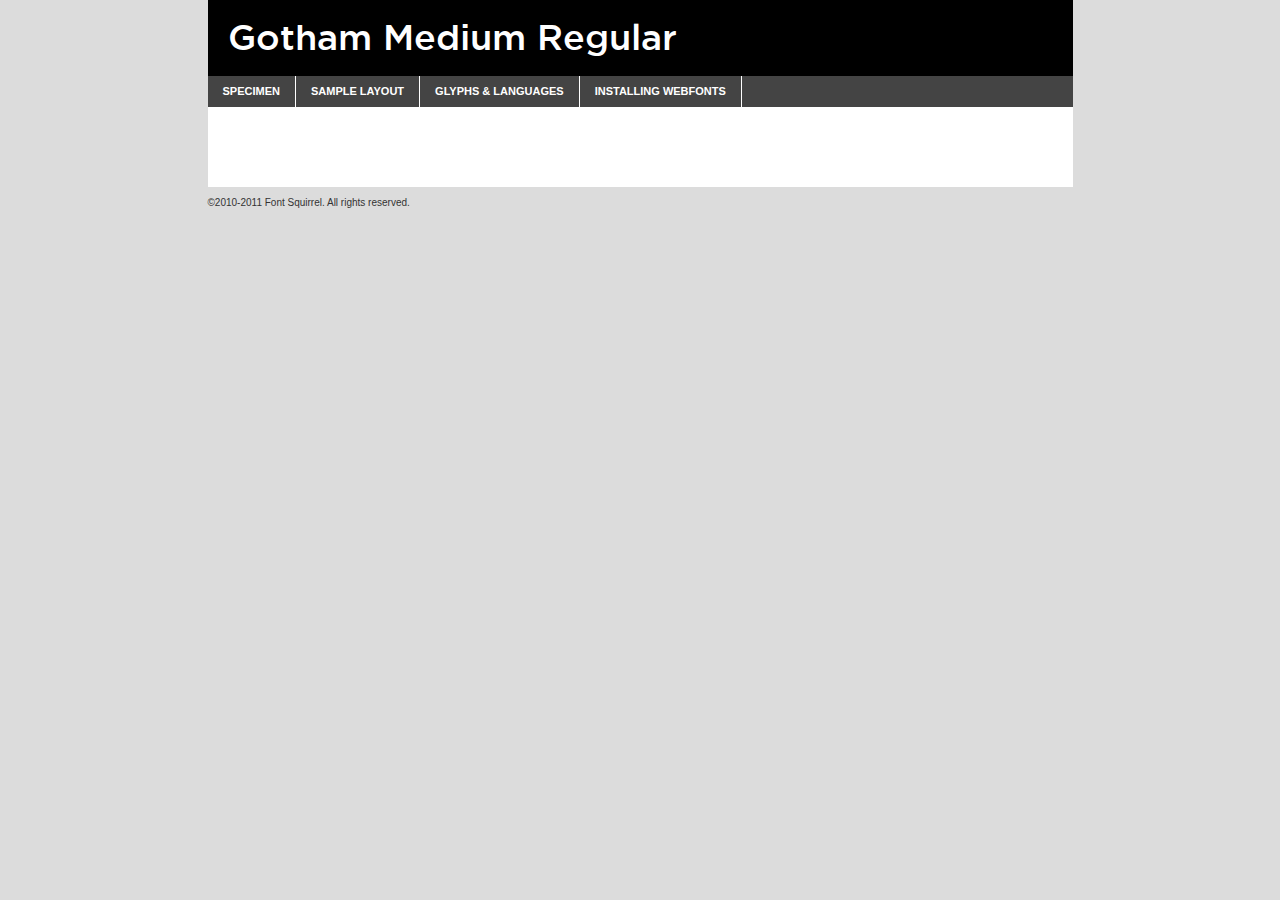
<file: font/gotham-medium-demo.html>
<!DOCTYPE html PUBLIC "-//W3C//DTD XHTML 1.0 Transitional//EN"
	"http://www.w3.org/TR/xhtml1/DTD/xhtml1-transitional.dtd">

<html xmlns="http://www.w3.org/1999/xhtml" xml:lang="en" lang="en">
<head>
	<meta http-equiv="Content-Type" content="text/html; charset=utf-8" />
	<script src="http://ajax.googleapis.com/ajax/libs/jquery/1.7.2/jquery.min.js" type="text/javascript" charset="utf-8"></script>
	<script src="specimen_files/easytabs.js" type="text/javascript" charset="utf-8"></script>
	<link rel="stylesheet" href="specimen_files/specimen_stylesheet.css" type="text/css" charset="utf-8" />
	<link rel="stylesheet" href="stylesheet.css" type="text/css" charset="utf-8" />

	<style type="text/css">
					body{
				font-family: 'gothammedium';
							}
		</style>

	<title>Gotham Medium Regular Specimen</title>
	
	
	<script type="text/javascript" charset="utf-8">
		$(document).ready(function() {
			$('#container').easyTabs({defaultContent:1});
		});
	</script>
</head>

<body>
<div id="container">
	<div id="header">
		Gotham Medium Regular	</div>
	<ul class="tabs">
		<li><a href="#specimen">Specimen</a></li>
		<li><a href="#layout">Sample Layout</a></li>
				<li><a href="#glyphs">Glyphs &amp; Languages</a></li>
		<li><a href="#installing">Installing Webfonts</a></li>
		
	</ul>
	
	<div id="main_content">

		
			<div id="specimen">
		
				<div class="section">
					<div class="grid12 firstcol">
						<div class="huge">AaBb</div>
					</div>
				</div>
		
				<div class="section">
					<div class="glyph_range">A&#x200B;B&#x200b;C&#x200b;D&#x200b;E&#x200b;F&#x200b;G&#x200b;H&#x200b;I&#x200b;J&#x200b;K&#x200b;L&#x200b;M&#x200b;N&#x200b;O&#x200b;P&#x200b;Q&#x200b;R&#x200b;S&#x200b;T&#x200b;U&#x200b;V&#x200b;W&#x200b;X&#x200b;Y&#x200b;Z&#x200b;a&#x200b;b&#x200b;c&#x200b;d&#x200b;e&#x200b;f&#x200b;g&#x200b;h&#x200b;i&#x200b;j&#x200b;k&#x200b;l&#x200b;m&#x200b;n&#x200b;o&#x200b;p&#x200b;q&#x200b;r&#x200b;s&#x200b;t&#x200b;u&#x200b;v&#x200b;w&#x200b;x&#x200b;y&#x200b;z&#x200b;1&#x200b;2&#x200b;3&#x200b;4&#x200b;5&#x200b;6&#x200b;7&#x200b;8&#x200b;9&#x200b;0&#x200b;&amp;&#x200b;.&#x200b;,&#x200b;?&#x200b;!&#x200b;&#64;&#x200b;(&#x200b;)&#x200b;#&#x200b;$&#x200b;%&#x200b;*&#x200b;+&#x200b;-&#x200b;=&#x200b;:&#x200b;;</div>
				</div>
				<div class="section">
					<div class="grid12 firstcol">
						<table class="sample_table">
							<tr><td>10</td><td class="size10">abcdefghijklmnopqrstuvwxyzABCDEFGHIJKLMNOPQRSTUVWXYZ0123456789abcdefghijklmnopqrstuvwxyzABCDEFGHIJKLMNOPQRSTUVWXYZ0123456789abcdefghijklmnopqrstuvwxyzABCDEFGHIJKLMNOPQRSTUVWXYZ</td></tr>
							<tr><td>11</td><td class="size11">abcdefghijklmnopqrstuvwxyzABCDEFGHIJKLMNOPQRSTUVWXYZ0123456789abcdefghijklmnopqrstuvwxyzABCDEFGHIJKLMNOPQRSTUVWXYZ0123456789abcdefghijklmnopqrstuvwxyzABCDEFGHIJKLMNOPQRSTUVWXYZ</td></tr>
							<tr><td>12</td><td class="size12">abcdefghijklmnopqrstuvwxyzABCDEFGHIJKLMNOPQRSTUVWXYZ0123456789abcdefghijklmnopqrstuvwxyzABCDEFGHIJKLMNOPQRSTUVWXYZ0123456789abcdefghijklmnopqrstuvwxyzABCDEFGHIJKLMNOPQRSTUVWXYZ</td></tr>
							<tr><td>13</td><td class="size13">abcdefghijklmnopqrstuvwxyzABCDEFGHIJKLMNOPQRSTUVWXYZ0123456789abcdefghijklmnopqrstuvwxyzABCDEFGHIJKLMNOPQRSTUVWXYZ0123456789abcdefghijklmnopqrstuvwxyzABCDEFGHIJKLMNOPQRSTUVWXYZ</td></tr>
							<tr><td>14</td><td class="size14">abcdefghijklmnopqrstuvwxyzABCDEFGHIJKLMNOPQRSTUVWXYZ0123456789abcdefghijklmnopqrstuvwxyzABCDEFGHIJKLMNOPQRSTUVWXYZ0123456789abcdefghijklmnopqrstuvwxyzABCDEFGHIJKLMNOPQRSTUVWXYZ</td></tr>
							<tr><td>16</td><td class="size16">abcdefghijklmnopqrstuvwxyzABCDEFGHIJKLMNOPQRSTUVWXYZ0123456789abcdefghijklmnopqrstuvwxyzABCDEFGHIJKLMNOPQRSTUVWXYZ</td></tr>
							<tr><td>18</td><td class="size18">abcdefghijklmnopqrstuvwxyzABCDEFGHIJKLMNOPQRSTUVWXYZ0123456789abcdefghijklmnopqrstuvwxyzABCDEFGHIJKLMNOPQRSTUVWXYZ</td></tr>
							<tr><td>20</td><td class="size20">abcdefghijklmnopqrstuvwxyzABCDEFGHIJKLMNOPQRSTUVWXYZ0123456789abcdefghijklmnopqrstuvwxyzABCDEFGHIJKLMNOPQRSTUVWXYZ</td></tr>
							<tr><td>24</td><td class="size24">abcdefghijklmnopqrstuvwxyzABCDEFGHIJKLMNOPQRSTUVWXYZ0123456789abcdefghijklmnopqrstuvwxyzABCDEFGHIJKLMNOPQRSTUVWXYZ</td></tr>
							<tr><td>30</td><td class="size30">abcdefghijklmnopqrstuvwxyzABCDEFGHIJKLMNOPQRSTUVWXYZ0123456789abcdefghijklmnopqrstuvwxyzABCDEFGHIJKLMNOPQRSTUVWXYZ</td></tr>
							<tr><td>36</td><td class="size36">abcdefghijklmnopqrstuvwxyzABCDEFGHIJKLMNOPQRSTUVWXYZ0123456789abcdefghijklmnopqrstuvwxyzABCDEFGHIJKLMNOPQRSTUVWXYZ</td></tr>
							<tr><td>48</td><td class="size48">abcdefghijklmnopqrstuvwxyzABCDEFGHIJKLMNOPQRSTUVWXYZ0123456789abcdefghijklmnopqrstuvwxyzABCDEFGHIJKLMNOPQRSTUVWXYZ</td></tr>
							<tr><td>60</td><td class="size60">abcdefghijklmnopqrstuvwxyzABCDEFGHIJKLMNOPQRSTUVWXYZ0123456789abcdefghijklmnopqrstuvwxyzABCDEFGHIJKLMNOPQRSTUVWXYZ</td></tr>
							<tr><td>72</td><td class="size72">abcdefghijklmnopqrstuvwxyzABCDEFGHIJKLMNOPQRSTUVWXYZ0123456789abcdefghijklmnopqrstuvwxyzABCDEFGHIJKLMNOPQRSTUVWXYZ</td></tr>
							<tr><td>90</td><td class="size90">abcdefghijklmnopqrstuvwxyzABCDEFGHIJKLMNOPQRSTUVWXYZ0123456789abcdefghijklmnopqrstuvwxyzABCDEFGHIJKLMNOPQRSTUVWXYZ</td></tr>
						</table>
				
					</div>
			
				</div>
		
		
		
								<div class="section" id="bodycomparison">


										<div id="xheight">
				<div class="fontbody">&#x25FC;&#x25FC;&#x25FC;&#x25FC;&#x25FC;&#x25FC;&#x25FC;&#x25FC;&#x25FC;&#x25FC;&#x25FC;&#x25FC;&#x25FC;&#x25FC;&#x25FC;&#x25FC;&#x25FC;&#x25FC;&#x25FC;&#x25FC;&#x25FC;&#x25FC;&#x25FC;&#x25FC;&#x25FC;&#x25FC;&#x25FC;&#x25FC;&#x25FC;&#x25FC;&#x25FC;&#x25FC;&#x25FC;&#x25FC;&#x25FC;&#x25FC;&#x25FC;&#x25FC;&#x25FC;&#x25FC;&#x25FC;&#x25FC;&#x25FC;&#x25FC;&#x25FC;&#x25FC;&#x25FC;&#x25FC;&#x25FC;&#x25FC;&#x25FC;&#x25FC;&#x25FC;&#x25FC;&#x25FC;&#x25FC;&#x25FC;&#x25FC;&#x25FC;&#x25FC;&#x25FC;&#x25FC;&#x25FC;&#x25FC;&#x25FC;&#x25FC;&#x25FC;&#x25FC;&#x25FC;&#x25FC;&#x25FC;&#x25FC;&#x25FC;&#x25FC;&#x25FC;&#x25FC;&#x25FC;&#x25FC;&#x25FC;&#x25FC;&#x25FC;&#x25FC;&#x25FC;&#x25FC;&#x25FC;&#x25FC;&#x25FC;&#x25FC;&#x25FC;&#x25FC;&#x25FC;&#x25FC;&#x25FC;&#x25FC;&#x25FC;&#x25FC;&#x25FC;&#x25FC;&#x25FC;body</div><div class="arialbody">body</div><div class="verdanabody">body</div><div class="georgiabody">body</div></div>
										<div class="fontbody" style="z-index:1">
											body<span>Gotham Medium Regular</span>
										</div>
										<div class="arialbody" style="z-index:1">
											body<span>Arial</span>
										</div>
										<div class="verdanabody" style="z-index:1">
											body<span>Verdana</span>
										</div>
										<div class="georgiabody" style="z-index:1">
											body<span>Georgia</span>
										</div>



								</div>
		
		
				<div class="section psample psample_row1" id="">
					
					<div class="grid2 firstcol">
						<p class="size10"><span>10.</span>Aenean lacinia bibendum nulla sed consectetur. Fusce dapibus, tellus ac cursus commodo, tortor mauris condimentum nibh, ut fermentum massa justo sit amet risus. Nullam id dolor id nibh ultricies vehicula ut id elit. Cum sociis natoque penatibus et magnis dis parturient montes, nascetur ridiculus mus. Nulla vitae elit libero, a pharetra augue.</p>
			
					</div>
					<div class="grid3">
						<p class="size11"><span>11.</span>Aenean lacinia bibendum nulla sed consectetur. Fusce dapibus, tellus ac cursus commodo, tortor mauris condimentum nibh, ut fermentum massa justo sit amet risus. Nullam id dolor id nibh ultricies vehicula ut id elit. Cum sociis natoque penatibus et magnis dis parturient montes, nascetur ridiculus mus. Nulla vitae elit libero, a pharetra augue.</p>
			
					</div>
					<div class="grid3">
						<p class="size12"><span>12.</span>Aenean lacinia bibendum nulla sed consectetur. Fusce dapibus, tellus ac cursus commodo, tortor mauris condimentum nibh, ut fermentum massa justo sit amet risus. Nullam id dolor id nibh ultricies vehicula ut id elit. Cum sociis natoque penatibus et magnis dis parturient montes, nascetur ridiculus mus. Nulla vitae elit libero, a pharetra augue.</p>
			
					</div>
					<div class="grid4">
						<p class="size13"><span>13.</span>Aenean lacinia bibendum nulla sed consectetur. Fusce dapibus, tellus ac cursus commodo, tortor mauris condimentum nibh, ut fermentum massa justo sit amet risus. Nullam id dolor id nibh ultricies vehicula ut id elit. Cum sociis natoque penatibus et magnis dis parturient montes, nascetur ridiculus mus. Nulla vitae elit libero, a pharetra augue.</p>
			
					</div>
					<div class="white_blend"></div>
					
				</div>
				<div class="section psample psample_row2" id="">
					<div class="grid3 firstcol">
						<p class="size14"><span>14.</span>Aenean lacinia bibendum nulla sed consectetur. Fusce dapibus, tellus ac cursus commodo, tortor mauris condimentum nibh, ut fermentum massa justo sit amet risus. Nullam id dolor id nibh ultricies vehicula ut id elit. Cum sociis natoque penatibus et magnis dis parturient montes, nascetur ridiculus mus. Nulla vitae elit libero, a pharetra augue.</p>
			
					</div>
					<div class="grid4">
						<p class="size16"><span>16.</span>Aenean lacinia bibendum nulla sed consectetur. Fusce dapibus, tellus ac cursus commodo, tortor mauris condimentum nibh, ut fermentum massa justo sit amet risus. Nullam id dolor id nibh ultricies vehicula ut id elit. Cum sociis natoque penatibus et magnis dis parturient montes, nascetur ridiculus mus. Nulla vitae elit libero, a pharetra augue.</p>
			
					</div>
					<div class="grid5">
						<p class="size18"><span>18.</span>Aenean lacinia bibendum nulla sed consectetur. Fusce dapibus, tellus ac cursus commodo, tortor mauris condimentum nibh, ut fermentum massa justo sit amet risus. Nullam id dolor id nibh ultricies vehicula ut id elit. Cum sociis natoque penatibus et magnis dis parturient montes, nascetur ridiculus mus. Nulla vitae elit libero, a pharetra augue.</p>
			
					</div>

					<div class="white_blend"></div>

				</div>
				
				<div class="section psample psample_row3" id="">
					<div class="grid5 firstcol">
						<p class="size20"><span>20.</span>Aenean lacinia bibendum nulla sed consectetur. Fusce dapibus, tellus ac cursus commodo, tortor mauris condimentum nibh, ut fermentum massa justo sit amet risus. Nullam id dolor id nibh ultricies vehicula ut id elit. Cum sociis natoque penatibus et magnis dis parturient montes, nascetur ridiculus mus. Nulla vitae elit libero, a pharetra augue.</p>
					</div>
					<div class="grid7">
						<p class="size24"><span>24.</span>Aenean lacinia bibendum nulla sed consectetur. Fusce dapibus, tellus ac cursus commodo, tortor mauris condimentum nibh, ut fermentum massa justo sit amet risus. Nullam id dolor id nibh ultricies vehicula ut id elit. Cum sociis natoque penatibus et magnis dis parturient montes, nascetur ridiculus mus. Nulla vitae elit libero, a pharetra augue.</p>
					</div>
					
					<div class="white_blend"></div>
					
				</div>
				
				<div class="section psample psample_row4" id="">
					<div class="grid12 firstcol">
						<p class="size30"><span>30.</span>Aenean lacinia bibendum nulla sed consectetur. Fusce dapibus, tellus ac cursus commodo, tortor mauris condimentum nibh, ut fermentum massa justo sit amet risus. Nullam id dolor id nibh ultricies vehicula ut id elit. Cum sociis natoque penatibus et magnis dis parturient montes, nascetur ridiculus mus. Nulla vitae elit libero, a pharetra augue.</p>
					</div>
					<div class="white_blend"></div>
					
				</div>
				
				
				
				<div class="section psample psample_row1 fullreverse">
					<div class="grid2 firstcol">
						<p class="size10"><span>10.</span>Aenean lacinia bibendum nulla sed consectetur. Fusce dapibus, tellus ac cursus commodo, tortor mauris condimentum nibh, ut fermentum massa justo sit amet risus. Nullam id dolor id nibh ultricies vehicula ut id elit. Cum sociis natoque penatibus et magnis dis parturient montes, nascetur ridiculus mus. Nulla vitae elit libero, a pharetra augue.</p>
			
					</div>
					<div class="grid3">
						<p class="size11"><span>11.</span>Aenean lacinia bibendum nulla sed consectetur. Fusce dapibus, tellus ac cursus commodo, tortor mauris condimentum nibh, ut fermentum massa justo sit amet risus. Nullam id dolor id nibh ultricies vehicula ut id elit. Cum sociis natoque penatibus et magnis dis parturient montes, nascetur ridiculus mus. Nulla vitae elit libero, a pharetra augue.</p>
			
					</div>
					<div class="grid3">
						<p class="size12"><span>12.</span>Aenean lacinia bibendum nulla sed consectetur. Fusce dapibus, tellus ac cursus commodo, tortor mauris condimentum nibh, ut fermentum massa justo sit amet risus. Nullam id dolor id nibh ultricies vehicula ut id elit. Cum sociis natoque penatibus et magnis dis parturient montes, nascetur ridiculus mus. Nulla vitae elit libero, a pharetra augue.</p>
			
					</div>
					<div class="grid4">
						<p class="size13"><span>13.</span>Aenean lacinia bibendum nulla sed consectetur. Fusce dapibus, tellus ac cursus commodo, tortor mauris condimentum nibh, ut fermentum massa justo sit amet risus. Nullam id dolor id nibh ultricies vehicula ut id elit. Cum sociis natoque penatibus et magnis dis parturient montes, nascetur ridiculus mus. Nulla vitae elit libero, a pharetra augue.</p>
			
					</div>
					<div class="black_blend"></div>
					
				</div>
				
				<div class="section psample psample_row2 fullreverse">
					<div class="grid3 firstcol">
						<p class="size14"><span>14.</span>Aenean lacinia bibendum nulla sed consectetur. Fusce dapibus, tellus ac cursus commodo, tortor mauris condimentum nibh, ut fermentum massa justo sit amet risus. Nullam id dolor id nibh ultricies vehicula ut id elit. Cum sociis natoque penatibus et magnis dis parturient montes, nascetur ridiculus mus. Nulla vitae elit libero, a pharetra augue.</p>
			
					</div>
					<div class="grid4">
						<p class="size16"><span>16.</span>Aenean lacinia bibendum nulla sed consectetur. Fusce dapibus, tellus ac cursus commodo, tortor mauris condimentum nibh, ut fermentum massa justo sit amet risus. Nullam id dolor id nibh ultricies vehicula ut id elit. Cum sociis natoque penatibus et magnis dis parturient montes, nascetur ridiculus mus. Nulla vitae elit libero, a pharetra augue.</p>
			
					</div>
					<div class="grid5">
						<p class="size18"><span>18.</span>Aenean lacinia bibendum nulla sed consectetur. Fusce dapibus, tellus ac cursus commodo, tortor mauris condimentum nibh, ut fermentum massa justo sit amet risus. Nullam id dolor id nibh ultricies vehicula ut id elit. Cum sociis natoque penatibus et magnis dis parturient montes, nascetur ridiculus mus. Nulla vitae elit libero, a pharetra augue.</p>
			
					</div>
					<div class="black_blend"></div>

				</div>
				
				<div class="section psample fullreverse psample_row3" id="">
					<div class="grid5 firstcol">
						<p class="size20"><span>20.</span>Aenean lacinia bibendum nulla sed consectetur. Fusce dapibus, tellus ac cursus commodo, tortor mauris condimentum nibh, ut fermentum massa justo sit amet risus. Nullam id dolor id nibh ultricies vehicula ut id elit. Cum sociis natoque penatibus et magnis dis parturient montes, nascetur ridiculus mus. Nulla vitae elit libero, a pharetra augue.</p>
					</div>
					<div class="grid7">
						<p class="size24"><span>24.</span>Aenean lacinia bibendum nulla sed consectetur. Fusce dapibus, tellus ac cursus commodo, tortor mauris condimentum nibh, ut fermentum massa justo sit amet risus. Nullam id dolor id nibh ultricies vehicula ut id elit. Cum sociis natoque penatibus et magnis dis parturient montes, nascetur ridiculus mus. Nulla vitae elit libero, a pharetra augue.</p>
					</div>
					
					<div class="black_blend"></div>
					
				</div>
				
				<div class="section psample fullreverse psample_row4" id="" style="border-bottom: 20px #000 solid;">
					<div class="grid12 firstcol">
						<p class="size30"><span>30.</span>Aenean lacinia bibendum nulla sed consectetur. Fusce dapibus, tellus ac cursus commodo, tortor mauris condimentum nibh, ut fermentum massa justo sit amet risus. Nullam id dolor id nibh ultricies vehicula ut id elit. Cum sociis natoque penatibus et magnis dis parturient montes, nascetur ridiculus mus. Nulla vitae elit libero, a pharetra augue.</p>
					</div>
					<div class="black_blend"></div>
					
				</div>
				
				
				
				
			</div>
			
			<div id="layout">
				
				<div class="section">
					
					<div class="grid12 firstcol">
						<h1>Lorem Ipsum Dolor</h1>
						<h2>Etiam porta sem malesuada magna mollis euismod</h2>
						
						<p class="byline">By <a href="#link">Aenean Lacinia</a></p>
					</div>
				</div>
				<div class="section">
					<div class="grid8 firstcol">
						<p class="large">Donec sed odio dui. Morbi leo risus, porta ac consectetur ac, vestibulum at eros. Fusce dapibus, tellus ac cursus commodo, tortor mauris condimentum nibh, ut fermentum massa justo sit amet risus. </p>

						
						<h3>Pellentesque ornare sem</h3>

						<p>Maecenas sed diam eget risus varius blandit sit amet non magna. Maecenas faucibus mollis interdum. Donec ullamcorper nulla non metus auctor fringilla. Nullam id dolor id nibh ultricies vehicula ut id elit. Nullam id dolor id nibh ultricies vehicula ut id elit. </p>

						<p>Aenean eu leo quam. Pellentesque ornare sem lacinia quam venenatis vestibulum. Lorem ipsum dolor sit amet, consectetur adipiscing elit. Cum sociis natoque penatibus et magnis dis parturient montes, nascetur ridiculus mus. </p>

						<p>Nulla vitae elit libero, a pharetra augue. Praesent commodo cursus magna, vel scelerisque nisl consectetur et. Aenean lacinia bibendum nulla sed consectetur. </p>

						<p>Nullam quis risus eget urna mollis ornare vel eu leo. Nullam quis risus eget urna mollis ornare vel eu leo. Maecenas sed diam eget risus varius blandit sit amet non magna. Donec ullamcorper nulla non metus auctor fringilla. </p>

						<h3>Cras mattis consectetur</h3>

						<p>Aenean eu leo quam. Pellentesque ornare sem lacinia quam venenatis vestibulum. Aenean lacinia bibendum nulla sed consectetur. Integer posuere erat a ante venenatis dapibus posuere velit aliquet. Cras mattis consectetur purus sit amet fermentum. </p>

						<p>Nullam id dolor id nibh ultricies vehicula ut id elit. Nullam quis risus eget urna mollis ornare vel eu leo. Cras mattis consectetur purus sit amet fermentum.</p>
					</div>
					
					<div class="grid4 sidebar">
						
						<div class="box reverse">
							<p class="last">Nullam quis risus eget urna mollis ornare vel eu leo. Donec ullamcorper nulla non metus auctor fringilla. Cras mattis consectetur purus sit amet fermentum. Sed posuere consectetur est at lobortis. Lorem ipsum dolor sit amet, consectetur adipiscing elit. </p>
						</div>
						
						<p class="caption">Maecenas sed diam eget risus varius.</p>

						<p>Vestibulum id ligula porta felis euismod semper. Integer posuere erat a ante venenatis dapibus posuere velit aliquet. Vestibulum id ligula porta felis euismod semper. Sed posuere consectetur est at lobortis. Maecenas sed diam eget risus varius blandit sit amet non magna. Fusce dapibus, tellus ac cursus commodo, tortor mauris condimentum nibh, ut fermentum massa justo sit amet risus. </p>

					

						<p>Duis mollis, est non commodo luctus, nisi erat porttitor ligula, eget lacinia odio sem nec elit. Aenean lacinia bibendum nulla sed consectetur. Vivamus sagittis lacus vel augue laoreet rutrum faucibus dolor auctor. Aenean lacinia bibendum nulla sed consectetur. Nullam quis risus eget urna mollis ornare vel eu leo. </p>

						<p>Praesent commodo cursus magna, vel scelerisque nisl consectetur et. Donec ullamcorper nulla non metus auctor fringilla. Maecenas faucibus mollis interdum. Fusce dapibus, tellus ac cursus commodo, tortor mauris condimentum nibh, ut fermentum massa justo sit amet risus. </p>

					</div>
				</div>
				
			</div>


			



		<div id="glyphs">
			<div class="section">
				<div class="grid12 firstcol">
			
				<h1>Language Support</h1>
				<p>The subset of Gotham Medium Regular in this kit supports the following languages:<br />
			
					Albanian, Basque, Breton, Chamorro, Danish, Dutch, English, Faroese, Finnish, French, Frisian, Galician, German, Icelandic, Italian, Malagasy, Norwegian, Portuguese, Spanish, Swedish				</p>
				<h1>Glyph Chart</h1>
				<p>The subset of Gotham Medium Regular in this kit includes all the glyphs listed below. Unicode entities are included above each glyph to help you insert individual characters into your layout.</p>
				<div id="glyph_chart">
			
																														 <div><p>&amp;#13;</p>&#13;</div>
																				 <div><p>&amp;#32;</p>&#32;</div>
																				 <div><p>&amp;#33;</p>&#33;</div>
																				 <div><p>&amp;#34;</p>&#34;</div>
																				 <div><p>&amp;#35;</p>&#35;</div>
																				 <div><p>&amp;#36;</p>&#36;</div>
																				 <div><p>&amp;#37;</p>&#37;</div>
																				 <div><p>&amp;#38;</p>&#38;</div>
																				 <div><p>&amp;#39;</p>&#39;</div>
																				 <div><p>&amp;#40;</p>&#40;</div>
																				 <div><p>&amp;#41;</p>&#41;</div>
																				 <div><p>&amp;#42;</p>&#42;</div>
																				 <div><p>&amp;#43;</p>&#43;</div>
																				 <div><p>&amp;#44;</p>&#44;</div>
																				 <div><p>&amp;#45;</p>&#45;</div>
																				 <div><p>&amp;#46;</p>&#46;</div>
																				 <div><p>&amp;#47;</p>&#47;</div>
																				 <div><p>&amp;#48;</p>&#48;</div>
																				 <div><p>&amp;#49;</p>&#49;</div>
																				 <div><p>&amp;#50;</p>&#50;</div>
																				 <div><p>&amp;#51;</p>&#51;</div>
																				 <div><p>&amp;#52;</p>&#52;</div>
																				 <div><p>&amp;#53;</p>&#53;</div>
																				 <div><p>&amp;#54;</p>&#54;</div>
																				 <div><p>&amp;#55;</p>&#55;</div>
																				 <div><p>&amp;#56;</p>&#56;</div>
																				 <div><p>&amp;#57;</p>&#57;</div>
																				 <div><p>&amp;#58;</p>&#58;</div>
																				 <div><p>&amp;#59;</p>&#59;</div>
																				 <div><p>&amp;#60;</p>&#60;</div>
																				 <div><p>&amp;#61;</p>&#61;</div>
																				 <div><p>&amp;#62;</p>&#62;</div>
																				 <div><p>&amp;#63;</p>&#63;</div>
																				 <div><p>&amp;#64;</p>&#64;</div>
																				 <div><p>&amp;#65;</p>&#65;</div>
																				 <div><p>&amp;#66;</p>&#66;</div>
																				 <div><p>&amp;#67;</p>&#67;</div>
																				 <div><p>&amp;#68;</p>&#68;</div>
																				 <div><p>&amp;#69;</p>&#69;</div>
																				 <div><p>&amp;#70;</p>&#70;</div>
																				 <div><p>&amp;#71;</p>&#71;</div>
																				 <div><p>&amp;#72;</p>&#72;</div>
																				 <div><p>&amp;#73;</p>&#73;</div>
																				 <div><p>&amp;#74;</p>&#74;</div>
																				 <div><p>&amp;#75;</p>&#75;</div>
																				 <div><p>&amp;#76;</p>&#76;</div>
																				 <div><p>&amp;#77;</p>&#77;</div>
																				 <div><p>&amp;#78;</p>&#78;</div>
																				 <div><p>&amp;#79;</p>&#79;</div>
																				 <div><p>&amp;#80;</p>&#80;</div>
																				 <div><p>&amp;#81;</p>&#81;</div>
																				 <div><p>&amp;#82;</p>&#82;</div>
																				 <div><p>&amp;#83;</p>&#83;</div>
																				 <div><p>&amp;#84;</p>&#84;</div>
																				 <div><p>&amp;#85;</p>&#85;</div>
																				 <div><p>&amp;#86;</p>&#86;</div>
																				 <div><p>&amp;#87;</p>&#87;</div>
																				 <div><p>&amp;#88;</p>&#88;</div>
																				 <div><p>&amp;#89;</p>&#89;</div>
																				 <div><p>&amp;#90;</p>&#90;</div>
																				 <div><p>&amp;#91;</p>&#91;</div>
																				 <div><p>&amp;#92;</p>&#92;</div>
																				 <div><p>&amp;#93;</p>&#93;</div>
																				 <div><p>&amp;#94;</p>&#94;</div>
																				 <div><p>&amp;#95;</p>&#95;</div>
																				 <div><p>&amp;#96;</p>&#96;</div>
																				 <div><p>&amp;#97;</p>&#97;</div>
																				 <div><p>&amp;#98;</p>&#98;</div>
																				 <div><p>&amp;#99;</p>&#99;</div>
																				 <div><p>&amp;#100;</p>&#100;</div>
																				 <div><p>&amp;#101;</p>&#101;</div>
																				 <div><p>&amp;#102;</p>&#102;</div>
																				 <div><p>&amp;#103;</p>&#103;</div>
																				 <div><p>&amp;#104;</p>&#104;</div>
																				 <div><p>&amp;#105;</p>&#105;</div>
																				 <div><p>&amp;#106;</p>&#106;</div>
																				 <div><p>&amp;#107;</p>&#107;</div>
																				 <div><p>&amp;#108;</p>&#108;</div>
																				 <div><p>&amp;#109;</p>&#109;</div>
																				 <div><p>&amp;#110;</p>&#110;</div>
																				 <div><p>&amp;#111;</p>&#111;</div>
																				 <div><p>&amp;#112;</p>&#112;</div>
																				 <div><p>&amp;#113;</p>&#113;</div>
																				 <div><p>&amp;#114;</p>&#114;</div>
																				 <div><p>&amp;#115;</p>&#115;</div>
																				 <div><p>&amp;#116;</p>&#116;</div>
																				 <div><p>&amp;#117;</p>&#117;</div>
																				 <div><p>&amp;#118;</p>&#118;</div>
																				 <div><p>&amp;#119;</p>&#119;</div>
																				 <div><p>&amp;#120;</p>&#120;</div>
																				 <div><p>&amp;#121;</p>&#121;</div>
																				 <div><p>&amp;#122;</p>&#122;</div>
																				 <div><p>&amp;#123;</p>&#123;</div>
																				 <div><p>&amp;#124;</p>&#124;</div>
																				 <div><p>&amp;#125;</p>&#125;</div>
																				 <div><p>&amp;#126;</p>&#126;</div>
																				 <div><p>&amp;#160;</p>&#160;</div>
																				 <div><p>&amp;#161;</p>&#161;</div>
																				 <div><p>&amp;#162;</p>&#162;</div>
																				 <div><p>&amp;#163;</p>&#163;</div>
																				 <div><p>&amp;#165;</p>&#165;</div>
																				 <div><p>&amp;#167;</p>&#167;</div>
																				 <div><p>&amp;#168;</p>&#168;</div>
																				 <div><p>&amp;#169;</p>&#169;</div>
																				 <div><p>&amp;#170;</p>&#170;</div>
																				 <div><p>&amp;#171;</p>&#171;</div>
																				 <div><p>&amp;#173;</p>&#173;</div>
																				 <div><p>&amp;#174;</p>&#174;</div>
																				 <div><p>&amp;#175;</p>&#175;</div>
																				 <div><p>&amp;#176;</p>&#176;</div>
																				 <div><p>&amp;#177;</p>&#177;</div>
																				 <div><p>&amp;#180;</p>&#180;</div>
																				 <div><p>&amp;#182;</p>&#182;</div>
																				 <div><p>&amp;#183;</p>&#183;</div>
																				 <div><p>&amp;#184;</p>&#184;</div>
																				 <div><p>&amp;#186;</p>&#186;</div>
																				 <div><p>&amp;#187;</p>&#187;</div>
																				 <div><p>&amp;#191;</p>&#191;</div>
																				 <div><p>&amp;#192;</p>&#192;</div>
																				 <div><p>&amp;#193;</p>&#193;</div>
																				 <div><p>&amp;#194;</p>&#194;</div>
																				 <div><p>&amp;#195;</p>&#195;</div>
																				 <div><p>&amp;#196;</p>&#196;</div>
																				 <div><p>&amp;#197;</p>&#197;</div>
																				 <div><p>&amp;#198;</p>&#198;</div>
																				 <div><p>&amp;#199;</p>&#199;</div>
																				 <div><p>&amp;#200;</p>&#200;</div>
																				 <div><p>&amp;#201;</p>&#201;</div>
																				 <div><p>&amp;#202;</p>&#202;</div>
																				 <div><p>&amp;#203;</p>&#203;</div>
																				 <div><p>&amp;#204;</p>&#204;</div>
																				 <div><p>&amp;#205;</p>&#205;</div>
																				 <div><p>&amp;#206;</p>&#206;</div>
																				 <div><p>&amp;#207;</p>&#207;</div>
																				 <div><p>&amp;#208;</p>&#208;</div>
																				 <div><p>&amp;#209;</p>&#209;</div>
																				 <div><p>&amp;#210;</p>&#210;</div>
																				 <div><p>&amp;#211;</p>&#211;</div>
																				 <div><p>&amp;#212;</p>&#212;</div>
																				 <div><p>&amp;#213;</p>&#213;</div>
																				 <div><p>&amp;#214;</p>&#214;</div>
																				 <div><p>&amp;#215;</p>&#215;</div>
																				 <div><p>&amp;#216;</p>&#216;</div>
																				 <div><p>&amp;#217;</p>&#217;</div>
																				 <div><p>&amp;#218;</p>&#218;</div>
																				 <div><p>&amp;#219;</p>&#219;</div>
																				 <div><p>&amp;#220;</p>&#220;</div>
																				 <div><p>&amp;#221;</p>&#221;</div>
																				 <div><p>&amp;#222;</p>&#222;</div>
																				 <div><p>&amp;#223;</p>&#223;</div>
																				 <div><p>&amp;#224;</p>&#224;</div>
																				 <div><p>&amp;#225;</p>&#225;</div>
																				 <div><p>&amp;#226;</p>&#226;</div>
																				 <div><p>&amp;#227;</p>&#227;</div>
																				 <div><p>&amp;#228;</p>&#228;</div>
																				 <div><p>&amp;#229;</p>&#229;</div>
																				 <div><p>&amp;#230;</p>&#230;</div>
																				 <div><p>&amp;#231;</p>&#231;</div>
																				 <div><p>&amp;#232;</p>&#232;</div>
																				 <div><p>&amp;#233;</p>&#233;</div>
																				 <div><p>&amp;#234;</p>&#234;</div>
																				 <div><p>&amp;#235;</p>&#235;</div>
																				 <div><p>&amp;#236;</p>&#236;</div>
																				 <div><p>&amp;#237;</p>&#237;</div>
																				 <div><p>&amp;#238;</p>&#238;</div>
																				 <div><p>&amp;#239;</p>&#239;</div>
																				 <div><p>&amp;#240;</p>&#240;</div>
																				 <div><p>&amp;#241;</p>&#241;</div>
																				 <div><p>&amp;#242;</p>&#242;</div>
																				 <div><p>&amp;#243;</p>&#243;</div>
																				 <div><p>&amp;#244;</p>&#244;</div>
																				 <div><p>&amp;#245;</p>&#245;</div>
																				 <div><p>&amp;#246;</p>&#246;</div>
																				 <div><p>&amp;#247;</p>&#247;</div>
																				 <div><p>&amp;#248;</p>&#248;</div>
																				 <div><p>&amp;#249;</p>&#249;</div>
																				 <div><p>&amp;#250;</p>&#250;</div>
																				 <div><p>&amp;#251;</p>&#251;</div>
																				 <div><p>&amp;#252;</p>&#252;</div>
																				 <div><p>&amp;#253;</p>&#253;</div>
																				 <div><p>&amp;#254;</p>&#254;</div>
																				 <div><p>&amp;#255;</p>&#255;</div>
																				 <div><p>&amp;#338;</p>&#338;</div>
																				 <div><p>&amp;#339;</p>&#339;</div>
																				 <div><p>&amp;#376;</p>&#376;</div>
																				 <div><p>&amp;#710;</p>&#710;</div>
																				 <div><p>&amp;#732;</p>&#732;</div>
																				 <div><p>&amp;#8192;</p>&#8192;</div>
																				 <div><p>&amp;#8193;</p>&#8193;</div>
																				 <div><p>&amp;#8194;</p>&#8194;</div>
																				 <div><p>&amp;#8195;</p>&#8195;</div>
																				 <div><p>&amp;#8196;</p>&#8196;</div>
																				 <div><p>&amp;#8197;</p>&#8197;</div>
																				 <div><p>&amp;#8198;</p>&#8198;</div>
																				 <div><p>&amp;#8199;</p>&#8199;</div>
																				 <div><p>&amp;#8200;</p>&#8200;</div>
																				 <div><p>&amp;#8201;</p>&#8201;</div>
																				 <div><p>&amp;#8202;</p>&#8202;</div>
																				 <div><p>&amp;#8208;</p>&#8208;</div>
																				 <div><p>&amp;#8209;</p>&#8209;</div>
																				 <div><p>&amp;#8210;</p>&#8210;</div>
																				 <div><p>&amp;#8211;</p>&#8211;</div>
																				 <div><p>&amp;#8212;</p>&#8212;</div>
																				 <div><p>&amp;#8216;</p>&#8216;</div>
																				 <div><p>&amp;#8217;</p>&#8217;</div>
																				 <div><p>&amp;#8218;</p>&#8218;</div>
																				 <div><p>&amp;#8220;</p>&#8220;</div>
																				 <div><p>&amp;#8221;</p>&#8221;</div>
																				 <div><p>&amp;#8222;</p>&#8222;</div>
																				 <div><p>&amp;#8226;</p>&#8226;</div>
																				 <div><p>&amp;#8230;</p>&#8230;</div>
																				 <div><p>&amp;#8239;</p>&#8239;</div>
																				 <div><p>&amp;#8249;</p>&#8249;</div>
																				 <div><p>&amp;#8250;</p>&#8250;</div>
																				 <div><p>&amp;#8287;</p>&#8287;</div>
																				 <div><p>&amp;#8364;</p>&#8364;</div>
																				 <div><p>&amp;#8482;</p>&#8482;</div>
																				 <div><p>&amp;#9724;</p>&#9724;</div>
																				 <div><p>&amp;#64257;</p>&#64257;</div>
																				 <div><p>&amp;#64258;</p>&#64258;</div>
																				 <div><p>&amp;#64259;</p>&#64259;</div>
																				 <div><p>&amp;#64260;</p>&#64260;</div>
																												</div>	
				</div>
		
		
			</div>
		</div>
		
		
		<div id="specs">
			
		</div>
	
		<div id="installing">
			<div class="section">
				<div class="grid7 firstcol">
					<h1>Installing Webfonts</h1>
					
					<p>Webfonts are supported by all major browser platforms but not all in the same way. There are currently four different font formats that must be included in order to target all browsers. This includes TTF, WOFF, EOT and SVG.</p>
					
					<h2>1. Upload your webfonts</h2>
					<p>You must upload your webfont kit to your website. They should be in or near the same directory as your CSS files.</p>
					
					<h2>2. Include the webfont stylesheet</h2>
					<p>A special CSS @font-face declaration helps the various browsers select the appropriate font it needs without causing you a bunch of headaches. Learn more about this syntax by reading the <a href="http://www.fontspring.com/blog/further-hardening-of-the-bulletproof-syntax">Fontspring blog post</a> about it. The code for it is as follows:</p>


<code>
@font-face{ 
	font-family: 'MyWebFont';
	src: url('WebFont.eot');
	src: url('WebFont.eot?#iefix') format('embedded-opentype'),
	     url('WebFont.woff') format('woff'),
	     url('WebFont.ttf') format('truetype'),
	     url('WebFont.svg#webfont') format('svg');
}
</code>

	<p>We've already gone ahead and generated the code for you. All you have to do is link to the stylesheet in your HTML, like this:</p>
	<code>&lt;link rel=&quot;stylesheet&quot; href=&quot;stylesheet.css&quot; type=&quot;text/css&quot; charset=&quot;utf-8&quot; /&gt;</code>

					<h2>3. Modify your own stylesheet</h2>
					<p>To take advantage of your new fonts, you must tell your stylesheet to use them. Look at the original @font-face declaration above and find the property called "font-family." The name linked there will be what you use to reference the font. Prepend that webfont name to the font stack in the "font-family" property, inside the selector you want to change. For example:</p>
<code>p { font-family: 'WebFont', Arial, sans-serif; }</code>

<h2>4. Test</h2>
<p>Getting webfonts to work cross-browser <em>can</em> be tricky. Use the information in the sidebar to help you if you find that fonts aren't loading in a particular browser.</p>
				</div>
				
				<div class="grid5 sidebar">
					<div class="box">
						<h2>Troubleshooting<br />Font-Face Problems</h2>
						<p>Having trouble getting your webfonts to load in your new website? Here are some tips to sort out what might be the problem.</p>

						<h3>Fonts not showing in any browser</h3>

						<p>This sounds like you need to work on the plumbing. You either did not upload the fonts to the correct directory, or you did not link the fonts properly in the CSS. If you've confirmed that all this is correct and you still have a problem, take a look at your .htaccess file and see if requests are getting intercepted.</p>

						<h3>Fonts not loading in iPhone or iPad</h3>

						<p>The most common problem here is that you are serving the fonts from an IIS server. IIS refuses to serve files that have unknown MIME types. If that is the case, you must set the MIME type for SVG to "image/svg+xml" in the server settings. Follow these instructions from Microsoft if you need help.</p>

						<h3>Fonts not loading in Firefox</h3>

						<p>The primary reason for this failure? You are still using a version Firefox older than 3.5. So upgrade already! If that isn't it, then you are very likely serving fonts from a different domain. Firefox requires that all font assets be served from the same domain. Lastly it is possible that you need to add WOFF to your list of MIME types (if you are serving via IIS.)</p>

						<h3>Fonts not loading in IE</h3>

						<p>Are you looking at Internet Explorer on an actual Windows machine or are you cheating by using a service like Adobe BrowserLab? Many of these screenshot services do not render @font-face for IE. Best to test it on a real machine.</p>

						<h3>Fonts not loading in IE9</h3>

						<p>IE9, like Firefox, requires that fonts be served from the same domain as the website. Make sure that is the case.</p>
					</div>
				</div>
			</div>
			
		</div>
	
	</div>
	<div id="footer">
		<p>&copy;2010-2011 Font Squirrel. All rights reserved.</p>
	</div>
</div>
</body>
</html>
</file>
<file: css/screen.css>
article, aside, details, figcaption, figure, footer, header, main, nav, section, summary
{
    display: block;
}

@font-face {
    font-family: 'gothambold';
    src: url('../font/gotham-bold-webfont.eot');
    src: url('../font/gotham-bold-webfont.eot?#iefix') format('embedded-opentype'),
         url('../font/gotham-bold-webfont.woff') format('woff'),
         url('../font/gotham-bold-webfont.ttf') format('truetype'),
         url('../font/gotham-bold-webfont.svg#gothambold') format('svg');
    font-weight: normal;
    font-style: normal;
}

@font-face {
    font-family: 'gothamlight';
    src: url('../font/gotham-light-webfont.eot');
    src: url('../font/gotham-light-webfont.eot?#iefix') format('embedded-opentype'),
         url('../font/gotham-light-webfont.woff') format('woff'),
         url('../font/gotham-light-webfont.ttf') format('truetype'),
         url('../font/gotham-light-webfont.svg#gothamlight') format('svg');
    font-weight: normal;
    font-style: normal;
}

@font-face {
    font-family: 'gothammedium';
    src: url('../font/gotham-medium-webfont.eot');
    src: url('../font/gotham-medium-webfont.eot?#iefix') format('embedded-opentype'),
         url('../font/gotham-medium-webfont.woff') format('woff'),
         url('../font/gotham-medium-webfont.ttf') format('truetype'),
         url('../font/gotham-medium-webfont.svg#gothammedium') format('svg');
    font-weight: normal;
    font-style: normal;
}




body
{
	background:white;
	color:#000;
	margin:0;
	font: normal 75%/1.5 gothamlight,Helvetica,Arial,sans-serif;
}


/***********************
HEADER
***********************/

.page-header-home /*couleur pour la page d'accueil*/
{
	background: #a0bcad url('../img/ligne.png')no-repeat 50% 0;
}

.page-header-2d /*couleur pour les pages de détails sur les travaux de la catégorie 2D*/
{
	background: #eb7209 url('../img/ligne.png')no-repeat 50% 0;
}

.page-header-3d /*couleur pour les pages de détails sur les travaux de la catégorie 3D*/
{
	background: #7ea187 url('../img/ligne.png')no-repeat 50% 0;
}

.page-header-jeu /*couleur pour les pages de détails sur les travaux de la catégorie jeu*/
{
	background: #ce4d1f url('../img/ligne.png')no-repeat 50% 0;
}

.bloc-header
{
	width:1000px;
	height: 180px;
	margin:0 auto;
	padding:0;
	}

	.logo
	{
		margin: 0;
	}

	.logo a
	{
		float:left;
		background: url('../img/logo.png');
		height: 100px;
		width: 100px;
		margin:25px 0;
		padding: 0;
	   /*cacher le texte -> remplacement par image*/
	    text-indent: 100%;
    	white-space: nowrap;
    	overflow: hidden;
		}

		.main-nav
		{
			float:right;
			margin:55px 0;
			padding:0;
			list-style: none;
		}

			.main-nav>li
			{
				float:left;
				padding: 0 20px 0 0;
			}

			.main-nav a
			{
				display: block;
				padding: 10px;

				text-transform: uppercase;
				text-decoration: none;
				font-size: 1.2em;
				color:white;
				-webkit-transition: background 0.5s;
				transition: background 0.5s;
			}

			.main-nav a:hover
			{
				background: white;
				border-radius: 5px;
				color: #a0bcad;
			}


/*****************************
TRAVAUX
*****************************/


#travaux
{
	background: white;
}

.bloc-travaux
{
	width:1000px;
	margin:0 auto;
	padding: 50px 0;
}

	.travaux-list
	{
		list-style: none;
		margin: 0 200px;
		padding: 0;
	}

		.travaux-list a
		{
			float:left;
			height: 300px;
			width: 300px;

			text-decoration: none;
		}

		.travaux-list p
		{
			margin: 0;
			padding:265px 10px 0 52px;

			text-transform: uppercase;
			font-size: 1em;
			color:white;
		}

			.travailshowreel
			{
				margin:0;
				padding-bottom:4em;
			}

			.travail0 a
			{
				background: url('../img/travaux/2Dsoubassophone.jpg') 0 0 no-repeat;
				text-indent: -9999px;
			}


			.travail0 a:hover
			{
				background-position: 0 -300px;
				text-indent: 0;

			}

			.travail0bis a
			{
				background: url('../img/travaux/2Dgraphicdesign.jpg') 0 0 no-repeat;
				text-indent: -9999px;
			}

			.travail0bis a:hover
			{
				background-position: 0 -300px;
				text-indent: 0;
			}

			.travail1 a
			{
				background: url('../img/travaux/2Dsaisons.jpg') 0 0 no-repeat;
				text-indent: -9999px;
			}

			.travail1 a:hover
			{
				background-position: 0 -300px;
				text-indent: 0;
			}

			
			.travail2 a
			{
				background: url('../img/travaux/3Dhellboy.jpg') 0 0 no-repeat;
				text-indent: -9999px;
			}

			.travail2 a:hover
			{
				background-position: 0 -300px;
				text-indent: 0;
			}

			
			.travail3 a
			{
				background: url('../img/travaux/2Dmotiondesign.jpg') 0 0 no-repeat;
				text-indent: -9999px;
			}

			.travail3 a:hover
			{
				background-position: 0 -300px;
				text-indent: 0;
			}

			
			.travail4 a
			{
				background: url('../img/travaux/JEUvoyager.jpg') 0 0 no-repeat;
				text-indent: -9999px;
			}

			.travail4 a:hover
			{
				background-position: 0 -300px;
				text-indent: 0;
			}

			
			.travail5 a
			{
				background: url('../img/travaux/3Dpiece.jpg') 0 0 no-repeat;
				text-indent: -9999px;
			}

			.travail5 a:hover
			{
				background-position: 0 -300px;
				text-indent: 0;
			}


			.travail6 a
			{
				background: url('../img/travaux/2Ddexter.jpg') 0 0 no-repeat;
				text-indent: -9999px;
			}

			.travail6 a:hover
			{
				background-position: 0 -300px;
				text-indent: 0;
			}


			.travail7 a
			{
				background: url('../img/travaux/2Dnotionmusicale.jpg') 0 0 no-repeat;
				text-indent: -9999px;
			}

			.travail7 a:hover
			{
				background-position: 0 -300px;
				text-indent: 0;
			}

			.travail8 a
			{
				background: url('../img/travaux/2Dsignaletique.jpg') 0 0 no-repeat;
				text-indent: -9999px;
			}

			.travail8 a:hover
			{
				background-position: 0 -300px;
				text-indent: 0;
			}

			.travail9 a
			{
				background: url('../img/travaux/2Dpandas.jpg') 0 0 no-repeat;
				text-indent: -9999px;
			}

			.travail9 a:hover
			{
				background-position: 0 -300px;
				text-indent: 0;
			}


/***************************
CONTACT
***************************/


#contact-home
{
	background: #a0bcad url('../img/ligne_bas.png')no-repeat 50% 0;
}

#contact-2d
{
	background: #eb7209 url('../img/ligne_bas.png')no-repeat 50% 0;
}

#contact-3d
{
	background: #7ea187 url('../img/ligne_bas.png')no-repeat 50% 0;
}

#contact-jeu
{
	background: #ce4d1f url('../img/ligne_bas.png')no-repeat 50% 0;
}

.bloc-contact
	{
		width:1000px;
		margin:0 auto;
		padding: 90px 0 50px 0;
	}

	.contact-list
	{
		width: 280px;
		margin: 0 auto;
		padding: 30px 0;
		list-style: none;
	}

		.contact-list>li
		{
			float: left;
			height: 40px;
			width: 40px;
			padding-right:40px;
		}

		.contact-list li:last-child
		{
			padding-right: 0;
		}

		.contact-list a
		{
			float: left;
			height: 40px;
			width: 40px;
			/*cacher le texte -> remplacement par image*/
		    text-indent: 100%;
	    	white-space: nowrap;
	    	overflow: hidden;
		}

			.mail a
			{
				background: url('../img/mail.png') 0 0 no-repeat;
			}

			.in a
			{
				background: url('../img/in.png') 0 0 no-repeat;
			}

			.facebook a
			{
				background: url('../img/facebook.png') 0 0 no-repeat;
			}

			.behance a
			{
				background: url('../img/behance.png') 0 0 no-repeat;
			}

				.contact-logo a:hover
				{
				-webkit-transition: opacity 1s;
				transition: opacity 1;
				}
				.contact-logo a:hover
				{
					opacity: 0.7;
				}


	.text-contact
	{
		color: white;
		margin: 0;
		padding: 0;
		text-align: center;
		text-transform: uppercase;
		font-size: 1.1em;
	}

	.text-contact a
	{
		color: white;
		text-decoration: none;
	}

	.text-contact a:hover
	{
		background: white;
		border-radius: 5px;
		color: #a0bcad;
	}

	.text-contact_lien
	{
		margin: 0;
		padding: 1em;
		text-align: center;
		text-transform: uppercase;
		font-size: 1.1em;
	}

.text-contact_lien a
	{
		color: black;
		text-decoration: none;
	}

	.text-contact_lien a:hover
	{
		background: #a0bcad;
		border-radius: 5px;
		color: white;
	}

/***********************
FOOTER
***********************/


.page-footer-home
{
	background: #a0bcad;
}

.page-footer-2d
{
	background: #eb7209;
}

.page-footer-3d
{
	background: #7ea187;
}

.page-footer-jeu
{
	background: #ce4d1f;
}

.bloc-footer
{
	width:1000px;
	margin:0 auto;
	padding: 10px;
}

	.text-footer
	{
		text-transform: uppercase;
		text-align: center;
		color: white;
		font-size: 0.8em;
	}





/********************

PAGES DETAILS TRAVAUX

********************/

.travail
{
	margin: 0 200px;
}


.description-2d
{
	background: #eb7209 url('../img/ligne_droite_blanc.png')no-repeat 50% 0;
}

.description-3d
{
	background: #7ea187 url('../img/ligne_droite_blanc.png')no-repeat 50% 0;
}

.description-jeu
{
	background: #ce4d1f url('../img/ligne_droite_blanc.png')no-repeat 50% 0;
}

.bloc-description
{
	text-align: center;
	color: white;
	width:1000px;
	margin:0 auto;
	padding: 50px 0 30px 0;
}

	.bloc-description>h1
	{
		margin: 0;
		padding-bottom: 10px;
		text-transform: uppercase;
		font-size: 1.3em;
	}

	.bloc-description>p
	{
		margin: 0;
		font-size: 1.1em;
	}



	.text-description a
	{
		color: white;
		text-decoration: none;
	}

	.text-description a:hover
	{
		text-decoration: underline;
		
	}


.detail-2d
{
	background: white url('../img/ligne_droite_orange.png')no-repeat 50% 0;
}

.detail-3d
{
	background: white url('../img/ligne_droite_vert.png')no-repeat 50% 0;
}

.detail-jeu
{
	background: white url('../img/ligne_droite_rouge.png')no-repeat 50% 0;
}

.bloc-detail
{
	width:1000px;
	margin:0 auto;
	padding: 30px 0; 
}

.bloc-detail>img
{
	padding-top: 20px;
}

.logo
{
	padding-left: 150px;
	padding-right: 150px;
}


/*######
clearfix
######*/
.clearfix:before,
.clearfix:after {
    content: " ";
    display: table;
}

.clearfix:after {
    clear: both;
}
</file>
<file: css/print.css>
article, aside, details, figcaption, figure, footer, header, main, nav, section, summary
{
    display: block;
}

@font-face {
    font-family: 'gothambold';
    src: url('../font/gotham-bold-webfont.eot');
    src: url('../font/gotham-bold-webfont.eot?#iefix') format('embedded-opentype'),
         url('../font/gotham-bold-webfont.woff') format('woff'),
         url('../font/gotham-bold-webfont.ttf') format('truetype'),
         url('../font/gotham-bold-webfont.svg#gothambold') format('svg');
    font-weight: normal;
    font-style: normal;
}

@font-face {
    font-family: 'gothamlight';
    src: url('../font/gotham-light-webfont.eot');
    src: url('../font/gotham-light-webfont.eot?#iefix') format('embedded-opentype'),
         url('../font/gotham-light-webfont.woff') format('woff'),
         url('../font/gotham-light-webfont.ttf') format('truetype'),
         url('../font/gotham-light-webfont.svg#gothamlight') format('svg');
    font-weight: normal;
    font-style: normal;
}

@font-face {
    font-family: 'gothammedium';
    src: url('../font/gotham-medium-webfont.eot');
    src: url('../font/gotham-medium-webfont.eot?#iefix') format('embedded-opentype'),
         url('../font/gotham-medium-webfont.woff') format('woff'),
         url('../font/gotham-medium-webfont.ttf') format('truetype'),
         url('../font/gotham-medium-webfont.svg#gothammedium') format('svg');
    font-weight: normal;
    font-style: normal;
}




body
{
	background:white;
	color:#000;
	margin:0;
	font: normal 75%/1.5 gothamlight,Helvetica,Arial,sans-serif;
}


/***********************
HEADER
***********************/



/*****************************
TRAVAUX
*****************************/


#travaux
{
	background: white;
}

.bloc-travaux
{
	width:1000px;
	margin:0 auto;
	padding: 50px 0;
}

	.travaux-list
	{
		list-style: none;
		margin: 0 200px;
		padding: 0;
	}

		.travaux-list a
		{
			float:left;
			height: 300px;
			width: 300px;
			text-decoration: none;
		}

		.travaux-list p
		{
			margin: 0;
			padding:265px 10px 0 52px;
			text-transform: uppercase;
			font-size: 12pt;
		}

			.travail1 a
			{
				background: url('../img/travaux/2Dsaisons.jpg') 0 0 no-repeat;
			}

			
			.travail2 a
			{
				background: url('../img/travaux/3Dhellboy.jpg') 0 0 no-repeat;
			}

			
			.travail3 a
			{
				background: url('../img/travaux/2Dmotiondesign.jpg') 0 0 no-repeat;
			}

			
			.travail4 a
			{
				background: url('../img/travaux/JEUvoyager.jpg') 0 0 no-repeat;
			}

			
			.travail5 a
			{
				background: url('../img/travaux/3Dpiece.jpg') 0 0 no-repeat;
			}


			.travail6 a
			{
				background: url('../img/travaux/2Ddexter.jpg') 0 0 no-repeat;
			}


			.travail7 a
			{
				background: url('../img/travaux/2Dnotionmusicale.jpg') 0 0 no-repeat;
			}



/***************************
CONTACT
***************************/


.bloc-contact
	{
		width:1000px;
		margin:0 auto;
		padding: 90px 0 50px 0;
	}

	.contact-list
	{
		display: none;
		list-style: none;
		margin: 0 auto;
		padding: 30px 0;
		width: 280px;
	}

		.contact-list>li
		{
			float: left;
			padding-right:40px;
			height: 40px;
			width: 40px;
		}

		.contact-list li:last-child
		{
			padding-right: 0;
		}

		.contact-list a
		{
			float: left;
			height: 40px;
			width: 40px;
			/*cacher le texte*/
		    text-indent: 100%;
	    	white-space: nowrap;
	    	overflow: hidden;
		}

			.contact-mail a
			{
				background: url('../img/mail.png') 0 0 no-repeat;
			}

			.contact-mail a:hover
			{
				opacity: 0.7;
			}


			.contact-in a
			{
				background: url('../img/in.png') 0 0 no-repeat;
			}

			.contact-in a:hover
			{
				opacity: 0.7;
			}


			.contact-facebook a
			{
				background: url('../img/facebook.png') 0 0 no-repeat;
			}

			.contact-facebook a:hover
			{
				opacity: 0.7;
			}


			.contact-behance a
			{
				background: url('../img/behance.png') 0 0 no-repeat;
			}

			.contact-behance a:hover
			{
				opacity: 0.7;
			}


	.text-contact
	{
		color: white;
		margin: 0;
		padding: 0;
		text-align: center;
		text-transform: uppercase;
		font-size: 1.1em;
	}

	.text-contact a
	{
		color: white;
		text-decoration: none;
	}

	.text-contact a:hover
	{
		text-decoration: underline;
	}


/***********************
FOOTER
***********************/


.bloc-footer
{
	width:1000px;
	margin:0 auto;
	padding: 10px;
}

	.text-footer
	{
		text-transform: uppercase;
		text-align: center;
		font-size: 10pt;
	}





/********************

DETAILS TRAVAUX

********************/

.travail
{
	margin: 0 200px;
}


.bloc-description
{
	text-align: center;
	width:1000px;
	margin:0 auto;
	padding: 50px 0 30px 0;
}

	.bloc-description>h1
	{
		margin: 0;
		padding-bottom: 10px;
		text-transform: uppercase;
		font-size: 14pt;
	}

	.bloc-description>p
	{
		margin: 0;
		font-size: 10pt;
	}


.bloc-detail
{
	width:1000px;
	margin:0 auto;
	padding: 30px 0; 
}

.bloc-detail>img
{
	padding-top: 20px;
}




/*######
clearfix
######*/
.clearfix:before,
.clearfix:after {
    content: " ";
    display: table;
}

.clearfix:after {
    clear: both;
}
</file>
<file: font/stylesheet.css>
/* Generated by Font Squirrel (http://www.fontsquirrel.com) on December 20, 2013 */



@font-face {
    font-family: 'gothambold';
    src: url('gotham-bold-webfont.eot');
    src: url('gotham-bold-webfont.eot?#iefix') format('embedded-opentype'),
         url('gotham-bold-webfont.woff') format('woff'),
         url('gotham-bold-webfont.ttf') format('truetype'),
         url('gotham-bold-webfont.svg#gothambold') format('svg');
    font-weight: normal;
    font-style: normal;

}




@font-face {
    font-family: 'gothamlight';
    src: url('gotham-light-webfont.eot');
    src: url('gotham-light-webfont.eot?#iefix') format('embedded-opentype'),
         url('gotham-light-webfont.woff') format('woff'),
         url('gotham-light-webfont.ttf') format('truetype'),
         url('gotham-light-webfont.svg#gothamlight') format('svg');
    font-weight: normal;
    font-style: normal;

}




@font-face {
    font-family: 'gothammedium';
    src: url('gotham-medium-webfont.eot');
    src: url('gotham-medium-webfont.eot?#iefix') format('embedded-opentype'),
         url('gotham-medium-webfont.woff') format('woff'),
         url('gotham-medium-webfont.ttf') format('truetype'),
         url('gotham-medium-webfont.svg#gothammedium') format('svg');
    font-weight: normal;
    font-style: normal;

}
</file>
<file: font/specimen_files/specimen_stylesheet.css>
@import url('grid_12-825-55-15.css');

/*  
	CSS Reset by Eric Meyer - Released under Public Domain
    http://meyerweb.com/eric/tools/css/reset/
*/
html, body, div, span, applet, object, iframe,
h1, h2, h3, h4, h5, h6, p, blockquote, pre,
a, abbr, acronym, address, big, cite, code,
del, dfn, em, font, img, ins, kbd, q, s, samp,
small, strike, strong, sub, sup, tt, var,
b, u, i, center, dl, dt, dd, ol, ul, li,
fieldset, form, label, legend, table, 
caption, tbody, tfoot, thead, tr, th, td 
                  {margin: 0;padding: 0;border: 0;outline: 0;
                  font-size: 100%;vertical-align: baseline;
                  background: transparent;}
body              {line-height: 1;}
ol, ul            {list-style: none;}
blockquote, q     {quotes: none;}
blockquote:before, blockquote:after,
q:before, q:after {content: '';	content: none;}
:focus            {outline: 0;}
ins               {text-decoration: none;}
del               {text-decoration: line-through;}
table             {border-collapse: collapse;border-spacing: 0;}




body {
	color: #000;
	background-color: #dcdcdc;
}

a {
	text-decoration: none;
	color: #1883ba;
}

h1{
	font-size: 32px;
	font-weight: normal;
	font-style: normal;
	margin-bottom: 18px;
}

h2{
	font-size: 18px;
}

#container {
	width: 865px;
	margin: 0px auto;
}


#header {
	padding: 20px;
	font-size: 36px;
	background-color: #000;
	color: #fff;
}

#header span {
	color: #666;
}
#main_content {
	background-color: #fff;
	padding: 60px 20px 20px;
}


#footer p {
	margin: 0;
	padding-top: 10px;
	padding-bottom: 50px;
	color: #333;
	font: 10px Arial, sans-serif;
}

.tabs {
	width: 100%;
	height: 31px;
	background-color: #444;
}
.tabs li {
	float:  left;
	margin: 0;
	overflow: hidden;
	background-color: #444;
}
.tabs li a {
	display: block;
	color: #fff;
	text-decoration: none;
	font: bold 11px/11px 'Arial';
	text-transform: uppercase;
	padding: 10px 15px;
	border-right: 1px solid #fff;
}

.tabs li a:hover {
		background-color: #00b3ff;

}

.tabs li.active a {
	color:  #000;
	background-color: #fff;
}



div.huge {
	
	font-size: 300px;
	line-height: 1em;
	padding: 0;
	letter-spacing: -.02em;
	overflow: hidden;
}
div.glyph_range {
	font-size: 72px;
	line-height: 1.1em;
}

.size10{ font-size: 10px; }
.size11{ font-size: 11px; }
.size12{ font-size: 12px; }
.size13{ font-size: 13px; }
.size14{ font-size: 14px; }
.size16{ font-size: 16px; }
.size18{ font-size: 18px; }
.size20{ font-size: 20px; }
.size24{ font-size: 24px; }
.size30{ font-size: 30px; }
.size36{ font-size: 36px; }
.size48{ font-size: 48px; }
.size60{ font-size: 60px; }
.size72{ font-size: 72px; }
.size90{ font-size: 90px; }


.psample_row1 {	height: 120px;}
.psample_row1 {	height: 120px;}
.psample_row2 {	height: 160px;}
.psample_row3 {	height: 160px;}
.psample_row4 {	height: 160px;}

.psample {
	overflow: hidden;
	position: relative;
}
.psample p {
	line-height: 1.3em;
	display: block;
	overflow: hidden;
	margin: 0;
}

.psample span {
	margin-right: .5em;
}

.white_blend {
	width: 100%;
	height: 61px;
	background-image: url([data-uri]);
	position: absolute;
	bottom: 0;
}
.black_blend {
	width: 100%;
	height: 61px;
	background-image: url([data-uri]);
	position: absolute;
	bottom: 0;
}
.fullreverse {
	background:  #000 !important;
	color:  #fff !important;
	margin-left: -20px;
	padding-left: 20px;
	margin-right: -20px;
	padding-right: 20px;
	padding: 20px;
	margin-bottom:0;
}


.sample_table td {
	padding-top: 3px;
	padding-bottom:5px;
	padding-left: 5px;
	vertical-align: middle;
	line-height: 1.2em;
}

.sample_table td:first-child {
	background-color: #eee;
	text-align: right;
	padding-right: 5px;
	padding-left: 0;
	padding: 5px;
	font: 11px/12px "Courier New", Courier, mono;
}

code {
	white-space: pre;
	background-color: #eee;
	display: block;
	padding: 10px;
	margin-bottom: 18px;
	overflow: auto;
}


.bottom,.last 	{margin-bottom:0 !important; padding-bottom:0 !important;}

.box  { 
  padding: 18px; 
  margin-bottom: 18px; 
  background: #eee; 
}

.reverse,.reversed { background:  #000 !important;color:  #fff !important; border: none !important;}

#bodycomparison {
	position: relative;
	overflow: hidden;
	font-size: 72px;
	height: 90px;
	white-space: nowrap;
}

#bodycomparison div{
	font-size: 72px;
	line-height: 90px;
	display: inline;
	margin: 0 15px 0 0;
	padding: 0;
}

#bodycomparison div span{
	font: 10px Arial;
	position: absolute;
	left: 0;
}
#xheight {
	float: none;
	position: absolute;
	color: #d9f3ff;
	font-size: 72px;
	line-height: 90px;
}

.fontbody {
 position: relative;
}
.arialbody{
	font-family: Arial;
	position: relative;
}
.verdanabody{
	font-family: Verdana;
	position: relative;
}
.georgiabody{
	font-family: Georgia;
	position: relative;
}

/* @group Layout page
 */

#layout h1 {
	font-size: 36px;
	line-height: 42px;
	font-weight: normal;
	font-style: normal;
}

#layout h2 {
	font-size: 24px;
	line-height: 23px;
	font-weight: normal;
	font-style: normal;
}

#layout h3 {
	font-size: 22px;
	line-height: 1.4em;
	margin-top: 1em;
	font-weight: normal;
	font-style: normal;
}


#layout p.byline {
	font-size: 12px;
	margin-top: 18px;
	line-height: 12px;
	margin-bottom: 0;
}
#layout p {
	font-size: 14px;
	line-height: 21px;
	margin-bottom: .5em;
}

#layout p.large{
	font-size: 18px;
	line-height: 26px;
}

#layout .sidebar p{
	font-size: 12px;
	line-height: 1.4em;
}

#layout p.caption {
	font-size: 10px;
	margin-top: -16px;
	margin-bottom: 18px;
}

/* @end */

/* @group Glyphs */

#glyph_chart div{
	background-color: #d9f3ff;
	color: black;
	float: left;
	font-size: 36px;
	height: 1.2em;
	line-height: 1.2em;
	margin-bottom: 1px;
	margin-right: 1px;
	text-align: center;
	width: 1.2em;
	position: relative;
	padding: .6em .2em .2em;
}

#glyph_chart div p {
	position: absolute;
	left: 0;
	top: 0;
	display: block;
	text-align: center;
	font: bold 9px Arial, sans-serif;
	background-color: #3a768f;
	width: 100%;
	color: #fff;
	padding: 2px 0;
}


#glyphs h1 {
	font-family: Arial, sans-serif;
}
/* @end */

/* @group Installing */

#installing {
	font: 13px Arial, sans-serif;
}

#installing p,
#glyphs p{
	line-height: 1.2em;
	margin-bottom: 18px;
	font: 13px Arial, sans-serif;
}



#installing h3{
	font-size: 15px;
	margin-top: 18px;
}

/* @end */

#rendering h1 {
	font-family: Arial, sans-serif;
}
.render_table td {
	font: 11px "Courier New", Courier, mono;
	vertical-align: middle;
}
</file>
